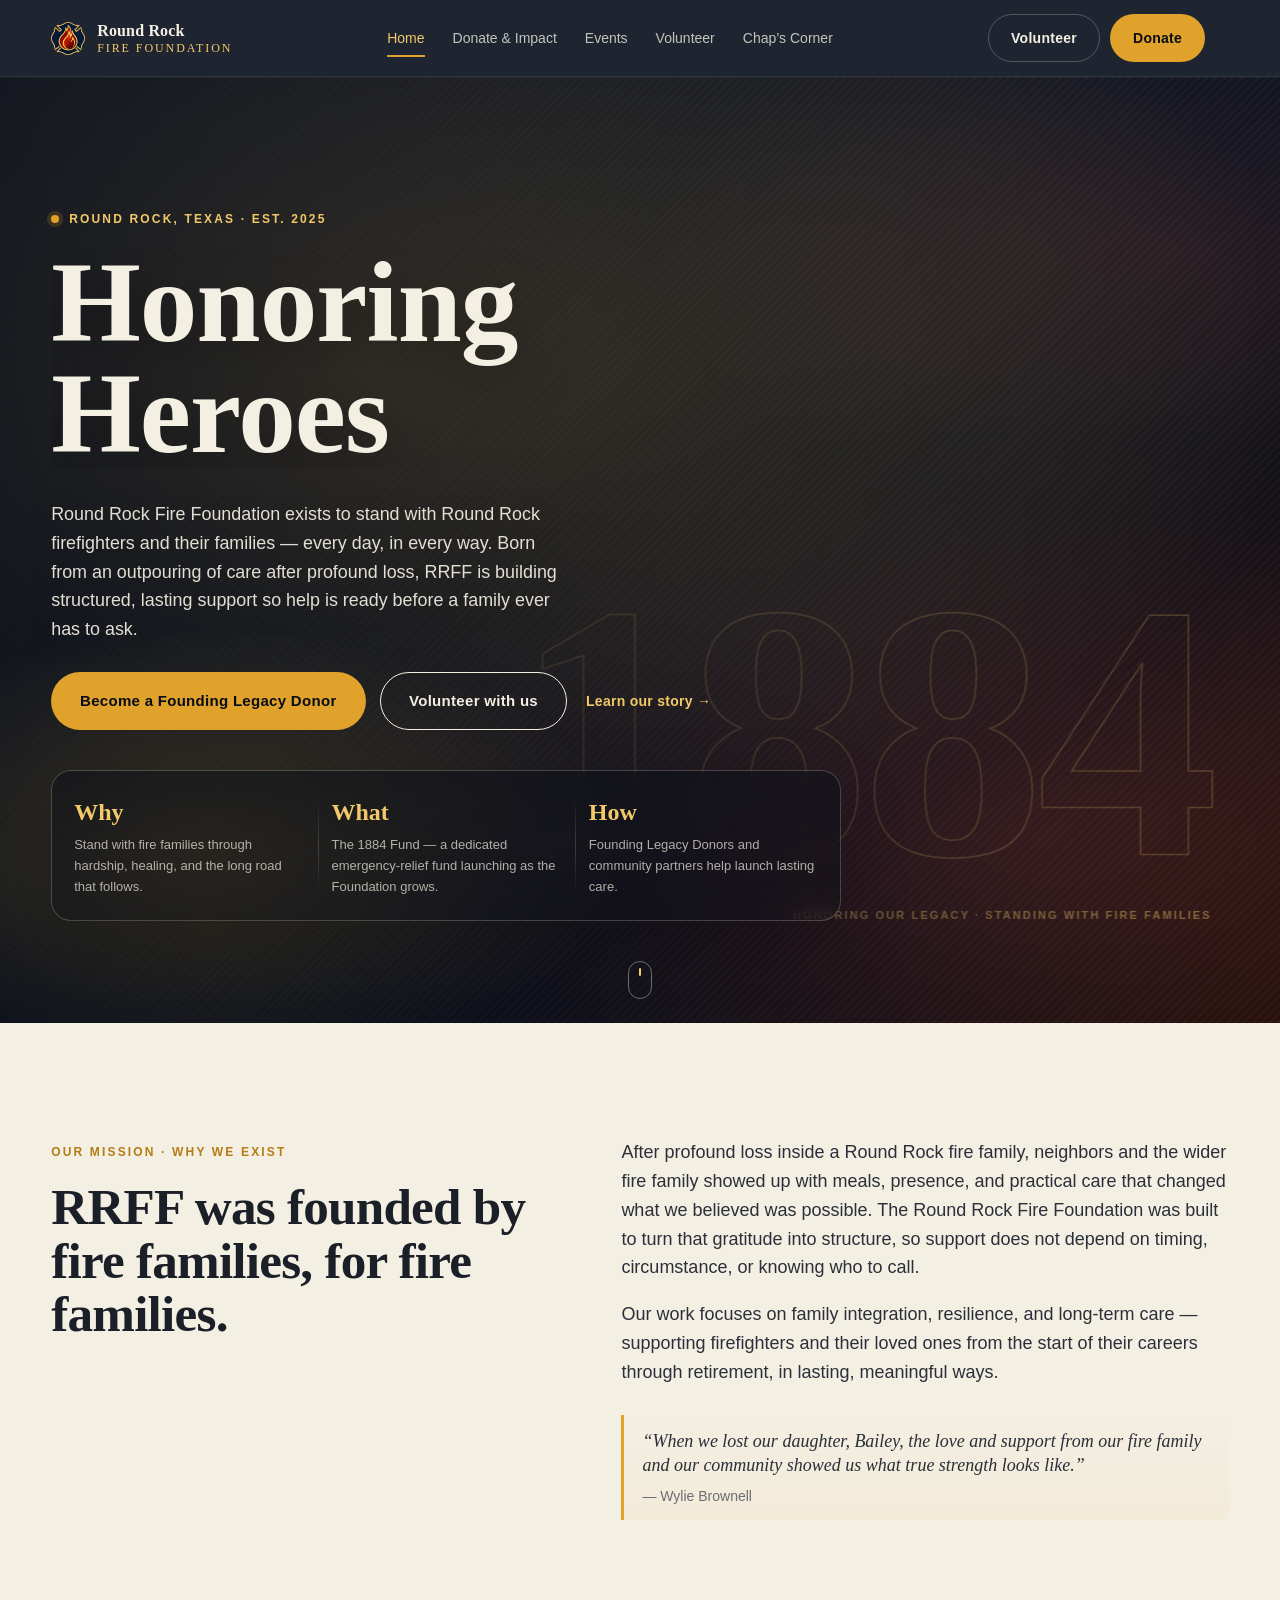
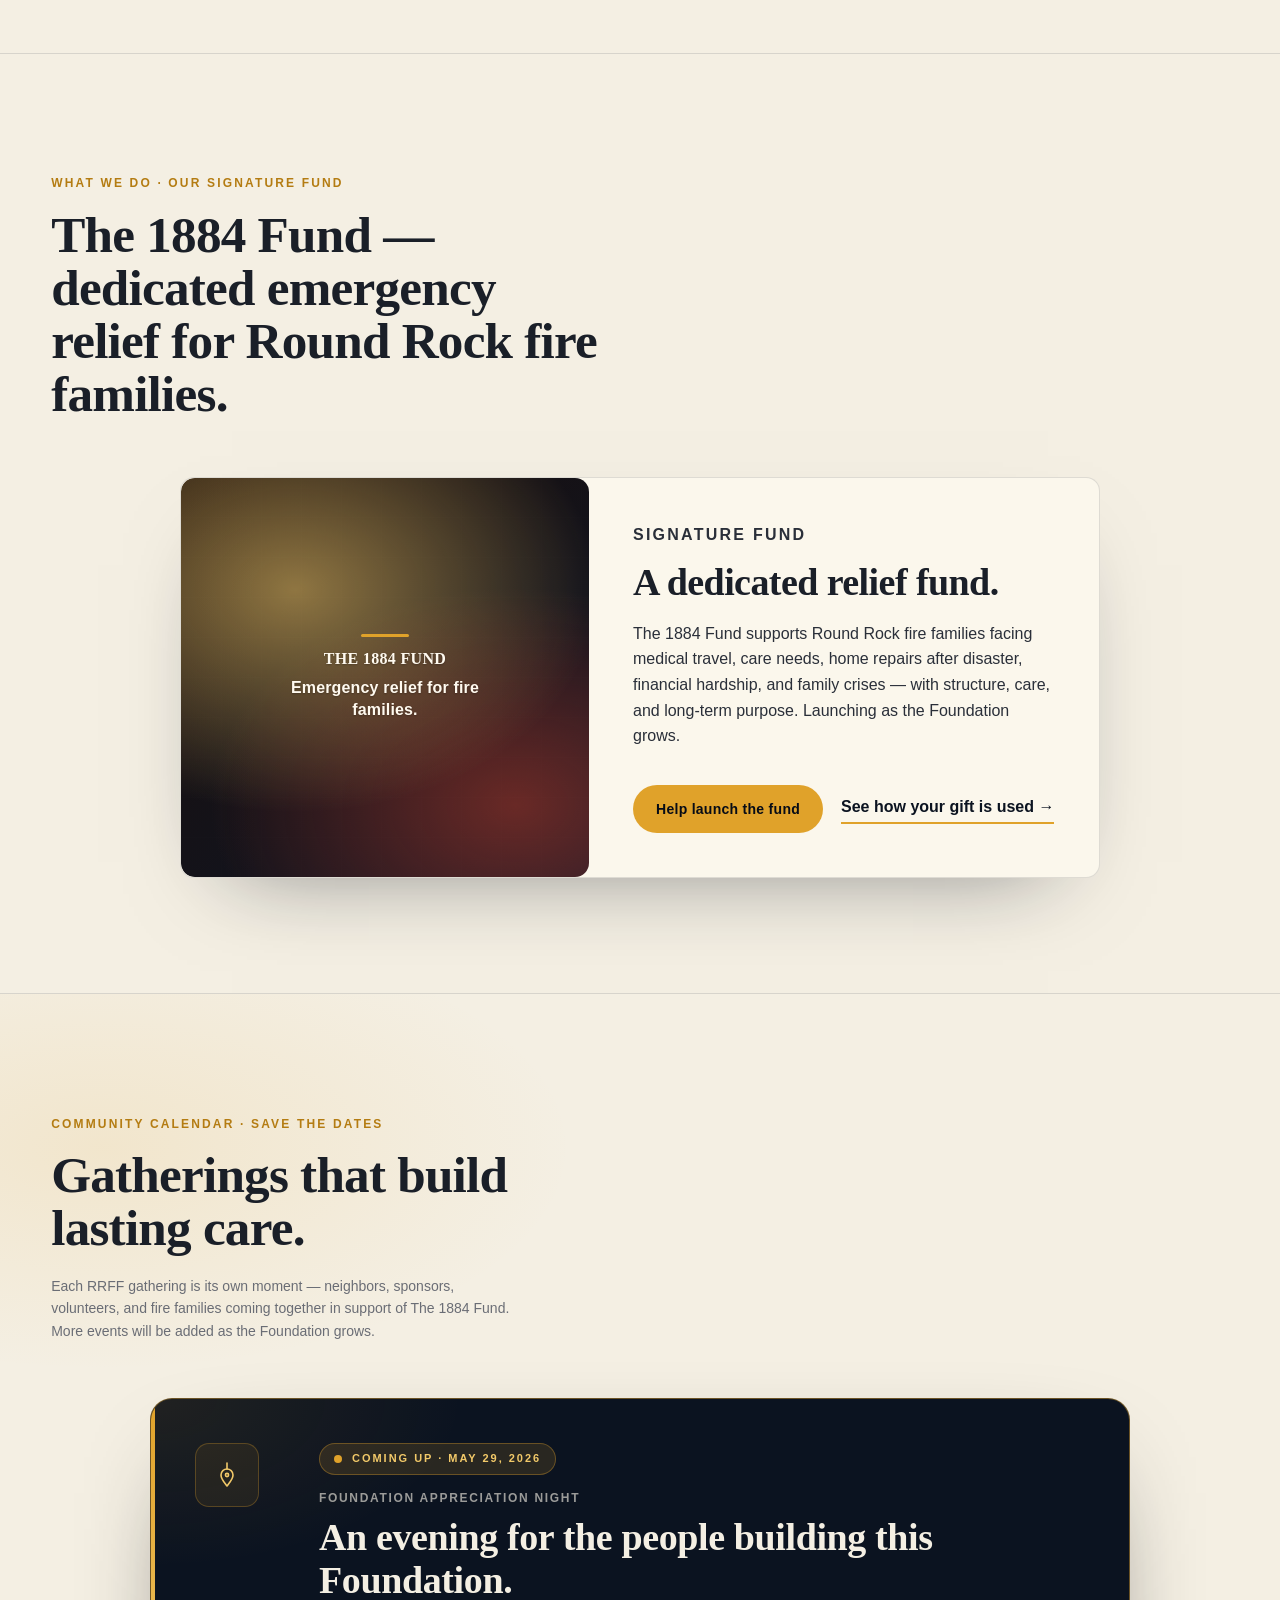
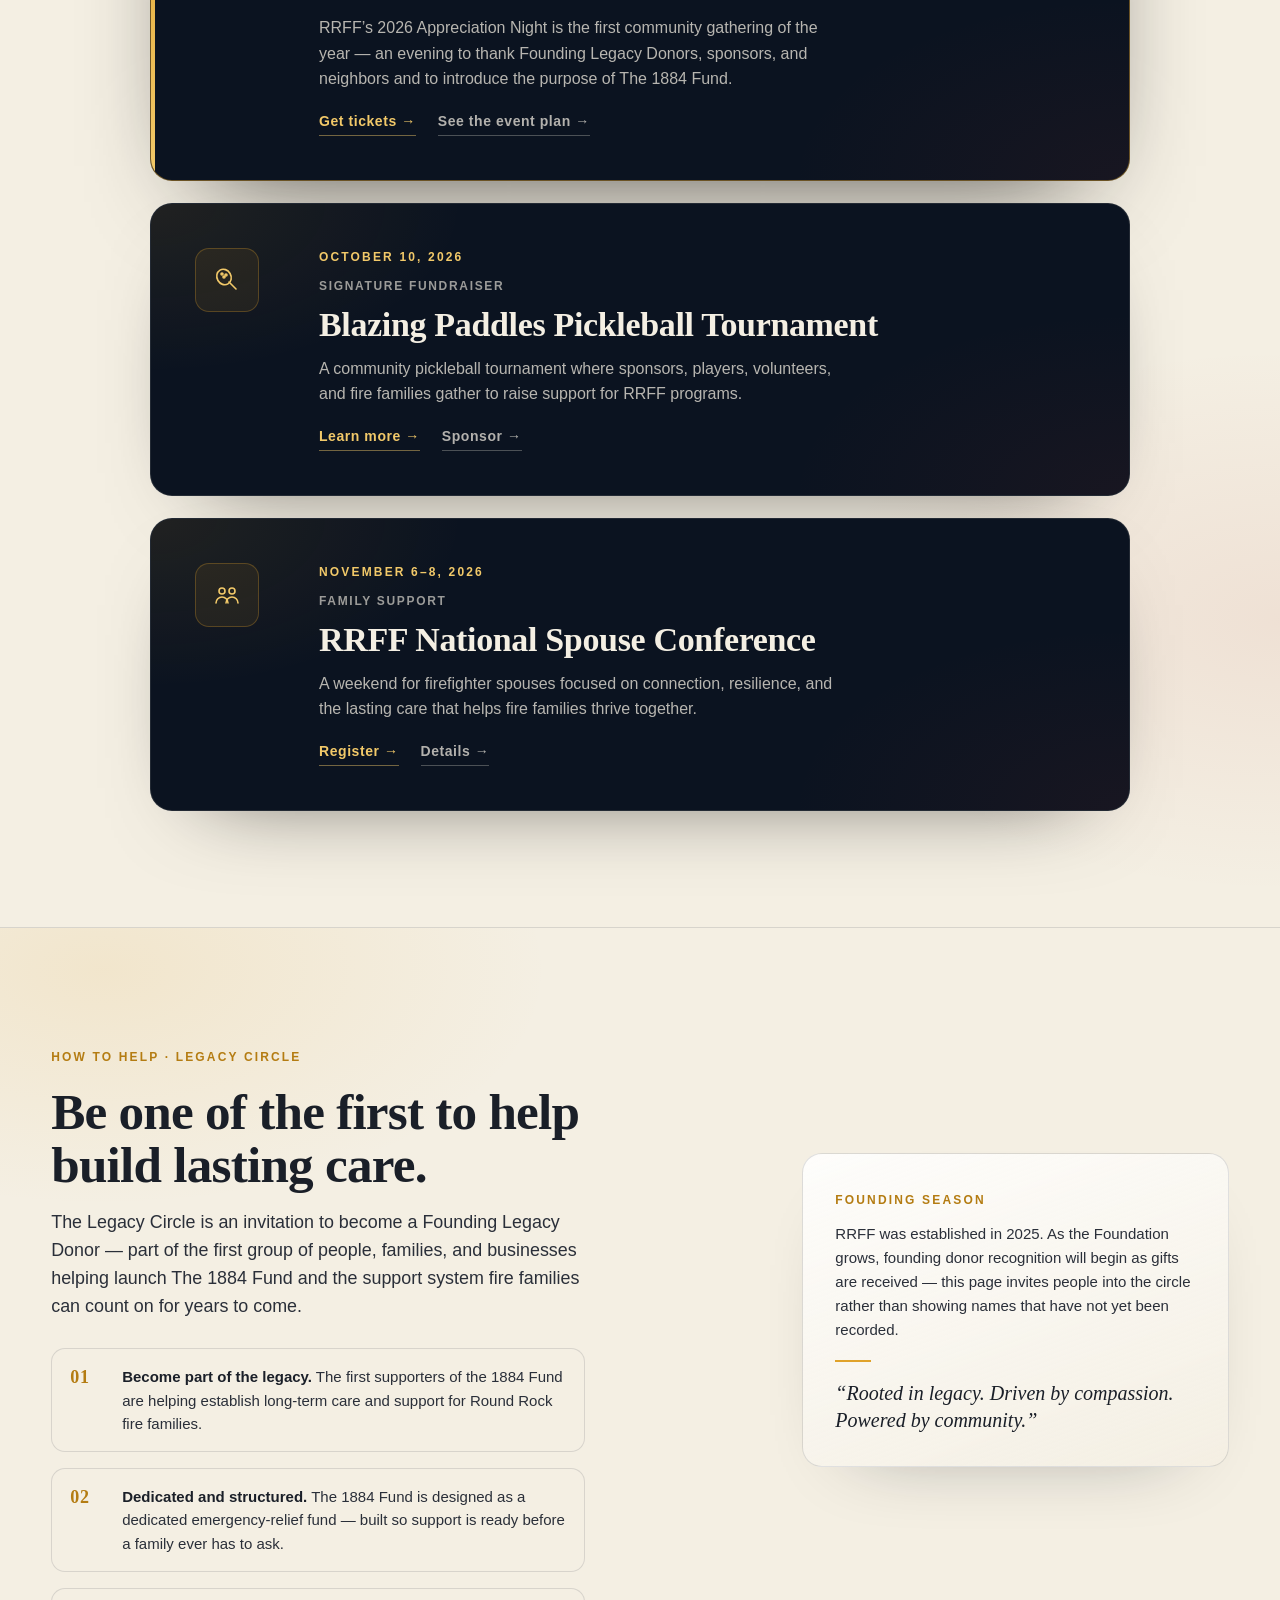
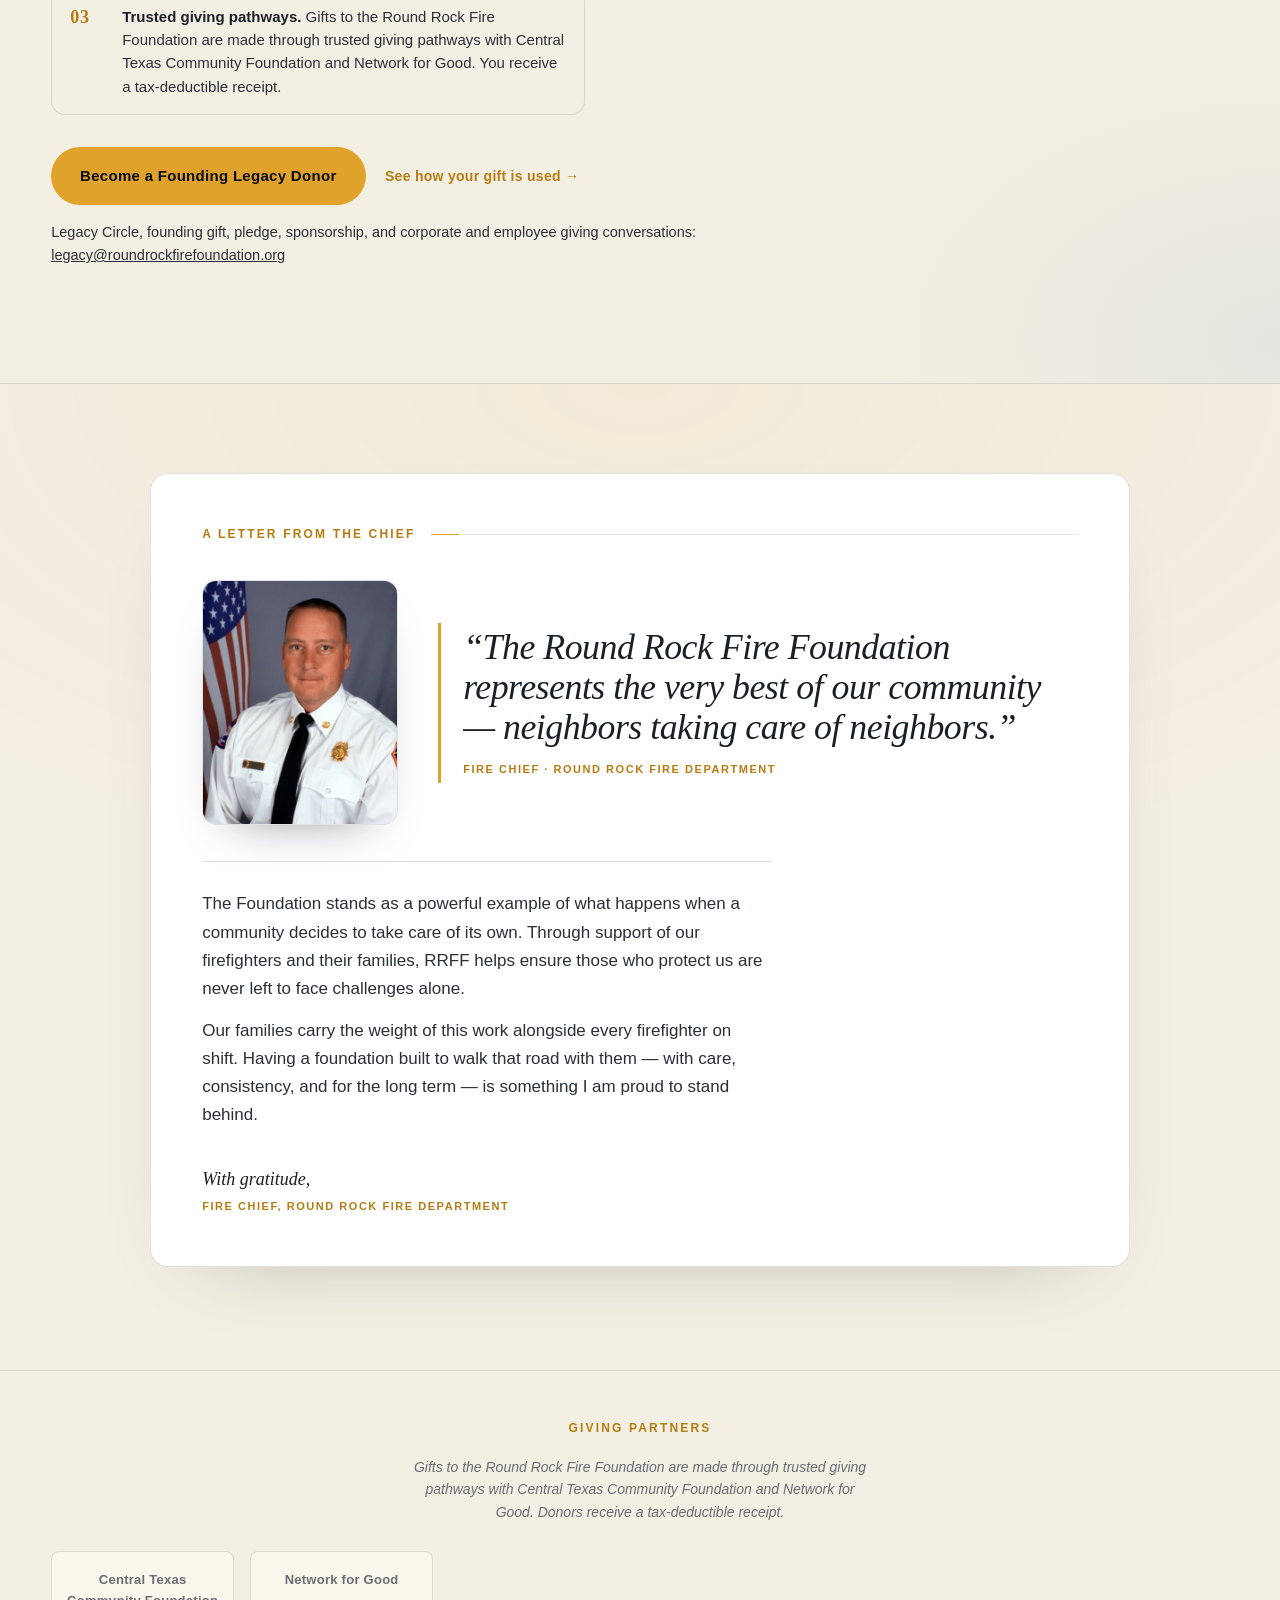
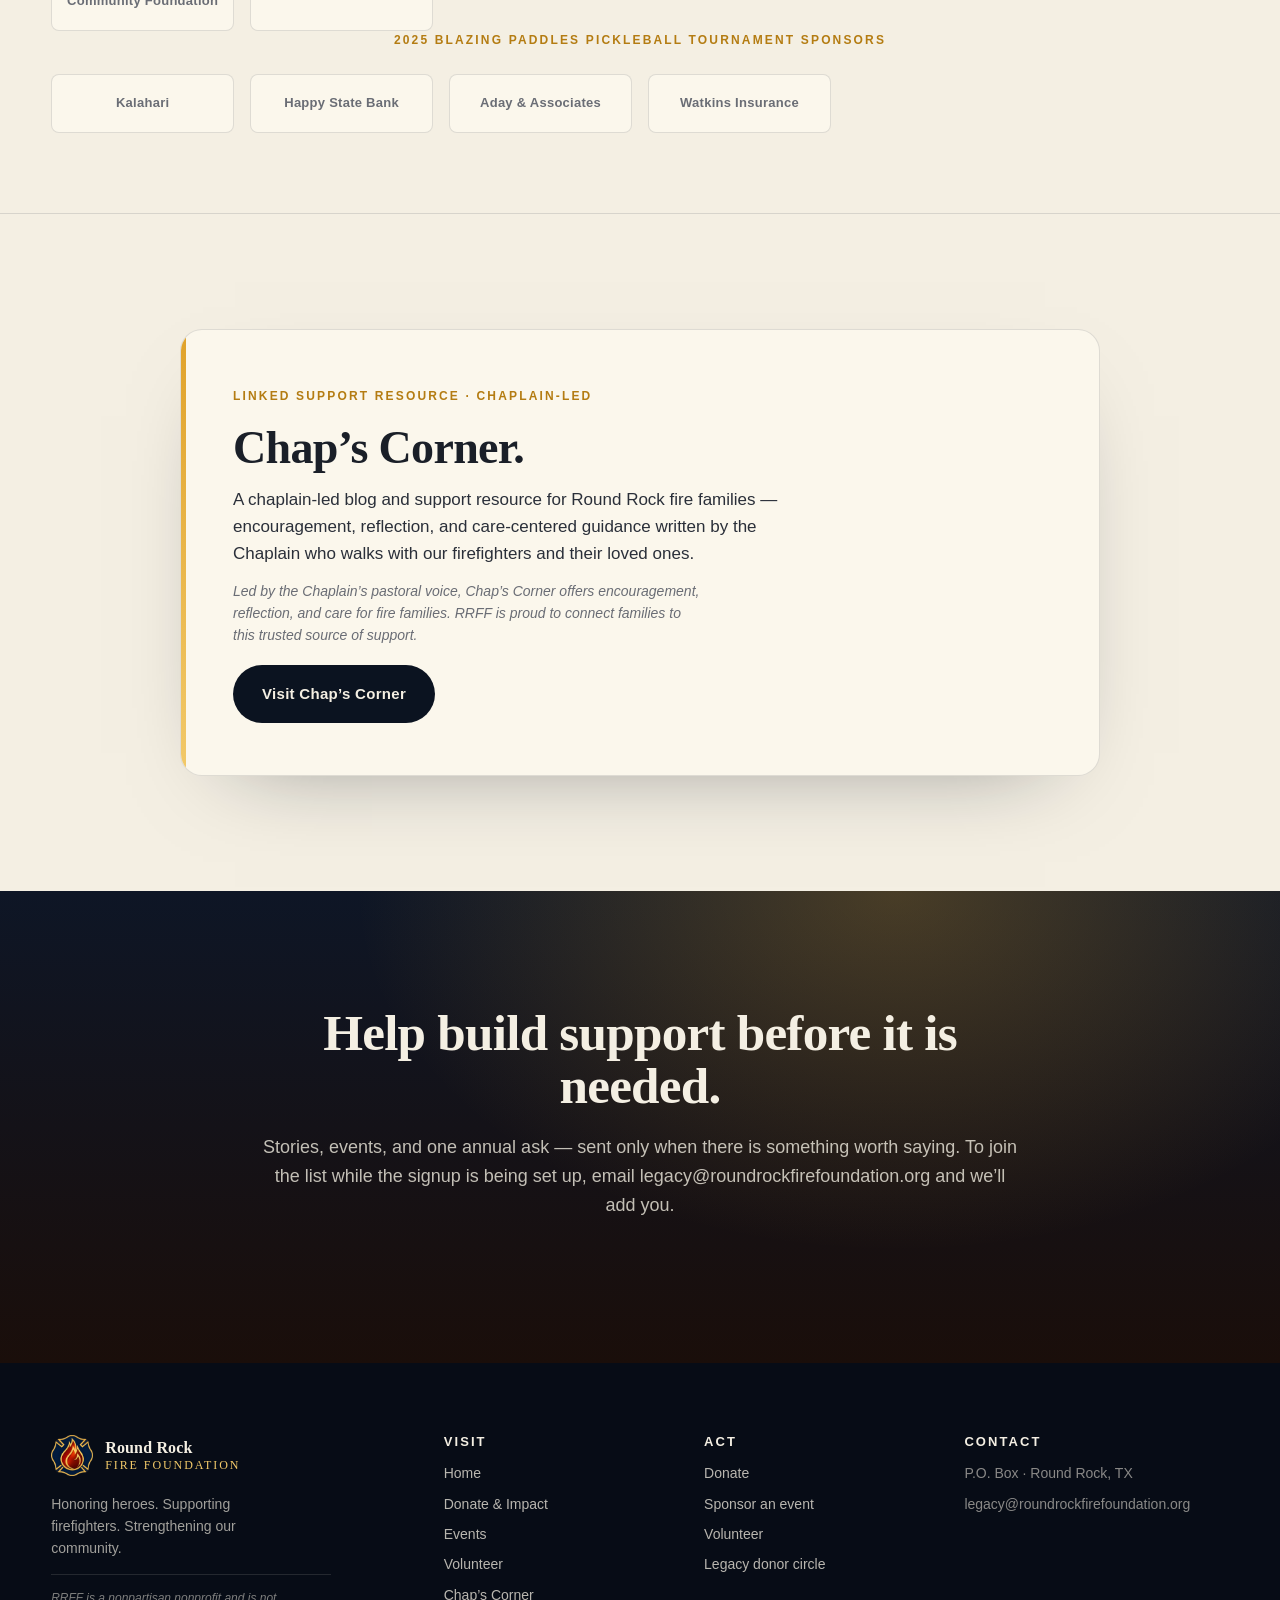
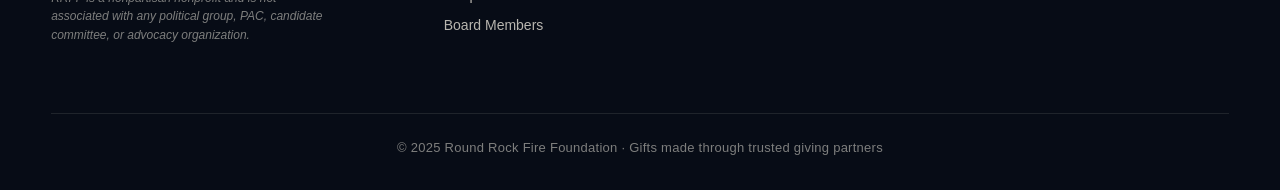
<file: index.html>
<!doctype html>
<html lang="en">
<head>
<meta name="robots" content="noindex, nofollow" />

<meta charset="utf-8" />
<meta name="viewport" content="width=device-width,initial-scale=1" />
<title>Round Rock Fire Foundation — 1884 Fund</title>
<meta name="description" content="Round Rock Fire Foundation — concept mockup. Honoring heroes. Supporting firefighters. Strengthening our community." />
<link rel="preconnect" href="https://api.fontshare.com" crossorigin />
<link rel="stylesheet" href="https://api.fontshare.com/v2/css?f[]=satoshi@500,700,400,900&f[]=zodiak@700,500&display=swap" />
<link rel="stylesheet" href="css/base.css" />
<link rel="stylesheet" href="css/site.css" />
</head>
<body data-route="home">

<!-- Concept switcher / nav -->
<header class="topbar" role="banner">
  <a class="logo" href="index.html" aria-label="Round Rock Fire Foundation home">
    <img class="logo-icon" src="assets/rrff-icon.png" alt="Round Rock Fire Foundation" />
    <span class="logo-word">Round Rock <em>Fire Foundation</em></span>
  </a>

  <nav class="primary-nav" aria-label="Primary">
    <a href="index.html" class="is-active">Home</a>
    <a href="donate.html">Donate &amp; Impact</a>
    <a href="events.html">Events</a>
    <a href="https://www.roundrockfirefoundation.org/get-involved">Volunteer</a>
    <a href="https://www.roundrockfirefoundation.org/firechaplain">Chap’s Corner</a>
  </nav>

  <div class="top-cta">
    <a class="btn btn-ghost" href="https://www.roundrockfirefoundation.org/get-involved">Volunteer</a>
    <a class="btn btn-gold" href="https://ctxcf.networkforgood.com/projects/252774-the-round-rock-fire-foundation" target="_blank" rel="noopener">Donate</a>
  </div>

  <button class="menu-toggle" aria-expanded="false" aria-controls="primary-nav" aria-label="Open menu">
    <span></span><span></span><span></span>
  </button>
</header>

<main>
<!-- HERO -->
<section class="hero">
  <div class="hero-media" aria-hidden="true">
    <div class="hero-texture">
      <span class="hero-mark" aria-hidden="true">1884</span>
      <span class="hero-mark-sub" aria-hidden="true">Honoring our legacy · Standing with fire families</span>
    </div>
    <div class="hero-scrim"></div>
    <div class="hero-glow"></div>
  </div>

  <div class="hero-inner">
    <p class="eyebrow"><span class="dot"></span>Round Rock, Texas · Est. 2025</p>
    <h1 class="display hero-title">Honoring Heroes</h1>
    <p class="lede">
      Round Rock Fire Foundation exists to stand with Round Rock firefighters and their families — every day, in every way. Born from an outpouring of care after profound loss, RRFF is building structured, lasting support so help is ready before a family ever has to ask.
    </p>
    <div class="hero-actions">
      <a class="btn btn-gold btn-lg" href="https://ctxcf.networkforgood.com/projects/252774-the-round-rock-fire-foundation" target="_blank" rel="noopener">Become a Founding Legacy Donor</a>
      <a class="btn btn-outline btn-lg" href="https://www.roundrockfirefoundation.org/get-involved">Volunteer with us</a>
      <a class="btn btn-text" href="#mission">Learn our story →</a>
    </div>

    <ul class="hero-meta" aria-label="What RRFF is building">
      <li><strong>Why</strong><span>Stand with fire families through hardship, healing, and the long road that follows.</span></li>
      <li><strong>What</strong><span>The 1884 Fund — a dedicated emergency-relief fund launching as the Foundation grows.</span></li>
      <li><strong>How</strong><span>Founding Legacy Donors and community partners help launch lasting care.</span></li>
    </ul>
  </div>

  <a class="scroll-cue" href="#mission" aria-label="Scroll to mission">
    <span></span>
  </a>
</section>

<!-- MISSION -->
<section id="mission" class="band band-cream">
  <div class="grid-2">
    <div>
      <p class="eyebrow eyebrow-dark">Our mission · Why we exist</p>
      <h2 class="h-display">RRFF was founded by fire families, for fire families.</h2>
    </div>
    <div class="mission-body">
      <p>
        After profound loss inside a Round Rock fire family, neighbors and the wider fire family showed up with meals, presence, and practical care that changed what we believed was possible. The Round Rock Fire Foundation was built to turn that gratitude into structure, so support does not depend on timing, circumstance, or knowing who to call.
      </p>
      <p>
        Our work focuses on family integration, resilience, and long-term care — supporting firefighters and their loved ones from the start of their careers through retirement, in lasting, meaningful ways.
      </p>
      <p class="pullquote">
        “When we lost our daughter, Bailey, the love and support from our fire family and our community showed us what true strength looks like.”
        <cite>— Wylie Brownell</cite>
      </p>
    </div>
  </div>
</section>

<!-- PROGRAMS — The 1884 Fund as its own prominent feature box -->
<section id="programs" class="band band-cream">
  <div class="band-head">
    <p class="eyebrow eyebrow-dark">What we do · Our signature fund</p>
    <h2 class="h-display">The 1884 Fund — dedicated emergency relief for Round Rock fire families.</h2>
  </div>

  <div class="program-grid program-grid-solo">
    <article class="program-card program-card-feature">
      <div class="brand-panel" role="img" aria-label="The 1884 Fund — emergency relief for fire families">
        <div class="brand-panel-inner">
          <span class="brand-panel-rule" aria-hidden="true"></span>
          <p class="brand-panel-title">The 1884 Fund</p>
          <p class="brand-panel-sub">Emergency relief for fire families.</p>
        </div>
      </div>
      <div class="program-body">
        <p class="program-tag">Signature fund</p>
        <h3>A dedicated relief fund.</h3>
        <p>The 1884 Fund supports Round Rock fire families facing medical travel, care needs, home repairs after disaster, financial hardship, and family crises — with structure, care, and long-term purpose. Launching as the Foundation grows.</p>
        <div class="program-actions">
          <a class="btn btn-gold" href="https://ctxcf.networkforgood.com/projects/252774-the-round-rock-fire-foundation" target="_blank" rel="noopener">Help launch the fund</a>
          <a class="link-arrow" href="donate.html">See how your gift is used →</a>
        </div>
      </div>
    </article>
  </div>
</section>

<!-- JOIN COMMUNITY / EVENTS — Stacked dark Kimi cards on cream -->
<section id="join-community" class="band band-cream join-community-band">
  <div class="band-head">
    <p class="eyebrow eyebrow-dark">Community calendar · Save the dates</p>
    <h2 class="h-display">Gatherings that build lasting care.</h2>
    <p class="band-sub">Each RRFF gathering is its own moment — neighbors, sponsors, volunteers, and fire families coming together in support of The 1884 Fund. More events will be added as the Foundation grows.</p>
  </div>

  <div class="kimi-card-stack">

    <!-- May 29, 2026 — Foundation Appreciation Night (spotlight) -->
    <article class="kimi-card kimi-card-spotlight">
      <div class="kimi-card-icon" aria-hidden="true">
        <svg viewBox="0 0 32 32" fill="none" stroke="currentColor" stroke-width="1.6" stroke-linecap="round" stroke-linejoin="round">
          <path d="M16 4v6" />
          <path d="M16 10c-3 0-6 2.2-6 6 0 4 3 7 6 11 3-4 6-7 6-11 0-3.8-3-6-6-6z" />
          <circle cx="16" cy="16" r="1.6" />
        </svg>
      </div>
      <div class="kimi-card-body">
        <div class="kimi-card-flag">
          <span class="kimi-card-pulse" aria-hidden="true"></span>
          <span>Coming up · May 29, 2026</span>
        </div>
        <p class="kimi-card-eyebrow">Foundation Appreciation Night</p>
        <h3 class="kimi-card-title">An evening for the people building this Foundation.</h3>
        <p class="kimi-card-text">RRFF’s 2026 Appreciation Night is the first community gathering of the year — an evening to thank Founding Legacy Donors, sponsors, and neighbors and to introduce the purpose of The 1884 Fund.</p>
        <div class="kimi-card-actions">
          <a class="kimi-card-link" href="https://mlb.tickets.com/?orgId=58189&amp;agency=MILB_MPV&amp;eventId=27339" target="_blank" rel="noopener">Get tickets →</a>
          <a class="kimi-card-link kimi-card-link-muted" href="https://blazing-paddles-2026.github.io/FoundationNight2026/?v=0e362d9" target="_blank" rel="noopener">See the event plan →</a>
        </div>
      </div>
    </article>

    <!-- Oct 10, 2026 — Blazing Paddles Pickleball Tournament -->
    <article class="kimi-card">
      <div class="kimi-card-icon" aria-hidden="true">
        <svg viewBox="0 0 32 32" fill="none" stroke="currentColor" stroke-width="1.6" stroke-linecap="round" stroke-linejoin="round">
          <ellipse cx="13" cy="13" rx="7" ry="8" transform="rotate(-30 13 13)" />
          <path d="M18 18l7 7" />
          <circle cx="13" cy="13" r="1" />
          <circle cx="11" cy="10" r="1" />
          <circle cx="15" cy="11" r="1" />
        </svg>
      </div>
      <div class="kimi-card-body">
        <p class="kimi-card-date">October 10, 2026</p>
        <p class="kimi-card-eyebrow">Signature fundraiser</p>
        <h3 class="kimi-card-title">Blazing Paddles Pickleball Tournament</h3>
        <p class="kimi-card-text">A community pickleball tournament where sponsors, players, volunteers, and fire families gather to raise support for RRFF programs.</p>
        <div class="kimi-card-actions">
          <a class="kimi-card-link" href="https://pickleball.roundrockfirefoundation.org/" target="_blank" rel="noopener">Learn more →</a>
          <a class="kimi-card-link kimi-card-link-muted" href="https://pickleball.roundrockfirefoundation.org/" target="_blank" rel="noopener">Sponsor →</a>
        </div>
      </div>
    </article>

    <!-- Nov 6–8, 2026 — RRFF National Spouse Conference -->
    <article class="kimi-card">
      <div class="kimi-card-icon" aria-hidden="true">
        <svg viewBox="0 0 32 32" fill="none" stroke="currentColor" stroke-width="1.6" stroke-linecap="round" stroke-linejoin="round">
          <circle cx="11" cy="12" r="3" />
          <circle cx="21" cy="12" r="3" />
          <path d="M5 24c0-3.3 2.7-6 6-6s6 2.7 6 6" />
          <path d="M15 24c0-3.3 2.7-6 6-6s6 2.7 6 6" />
        </svg>
      </div>
      <div class="kimi-card-body">
        <p class="kimi-card-date">November 6–8, 2026</p>
        <p class="kimi-card-eyebrow">Family support</p>
        <h3 class="kimi-card-title">RRFF National Spouse Conference</h3>
        <p class="kimi-card-text">A weekend for firefighter spouses focused on connection, resilience, and the lasting care that helps fire families thrive together.</p>
        <div class="kimi-card-actions">
          <a class="kimi-card-link" href="https://forms.gle/VUuMEssGe3cqP4Ge8" target="_blank" rel="noopener">Register →</a>
          <a class="kimi-card-link kimi-card-link-muted" href="https://spouseconference.roundrockfirefoundation.org/" target="_blank" rel="noopener">Details →</a>
        </div>
      </div>
    </article>

  </div>
</section>

<!-- LEGACY CIRCLE -->
<section id="legacy-circle" class="band band-cream legacy-band">
  <div class="legacy-grid">
    <div class="legacy-body">
      <p class="eyebrow eyebrow-dark">How to help · Legacy Circle</p>
      <h2 class="h-display">Be one of the first to help build lasting care.</h2>
      <p class="legacy-lede">
        The Legacy Circle is an invitation to become a Founding Legacy Donor — part of the first group of people, families, and businesses helping launch The 1884 Fund and the support system fire families can count on for years to come.
      </p>
      <ul class="legacy-points">
        <li><span class="legacy-mark">01</span><div><strong>Become part of the legacy.</strong> The first supporters of the 1884 Fund are helping establish long-term care and support for Round Rock fire families.</div></li>
        <li><span class="legacy-mark">02</span><div><strong>Dedicated and structured.</strong> The 1884 Fund is designed as a dedicated emergency-relief fund — built so support is ready before a family ever has to ask.</div></li>
        <li><span class="legacy-mark">03</span><div><strong>Trusted giving pathways.</strong> Gifts to the Round Rock Fire Foundation are made through trusted giving pathways with Central Texas Community Foundation and Network for Good. You receive a tax-deductible receipt.</div></li>
      </ul>
      <div class="legacy-actions">
        <a class="btn btn-gold btn-lg" href="https://ctxcf.networkforgood.com/projects/252774-the-round-rock-fire-foundation" target="_blank" rel="noopener">Become a Founding Legacy Donor</a>
        <a class="btn btn-text" href="donate.html">See how your gift is used →</a>
      </div>
      <p class="legacy-contact">Legacy Circle, founding gift, pledge, sponsorship, and corporate and employee giving conversations: <a href="mailto:legacy@roundrockfirefoundation.org">legacy@roundrockfirefoundation.org</a></p>
    </div>
    <aside class="legacy-aside">
      <div class="legacy-card">
        <p class="eyebrow eyebrow-dark">Founding season</p>
        <p class="legacy-card-lede">RRFF was established in 2025. As the Foundation grows, founding donor recognition will begin as gifts are received — this page invites people into the circle rather than showing names that have not yet been recorded.</p>
        <p class="legacy-card-rule" aria-hidden="true"></p>
        <p class="legacy-card-pledge">
          “Rooted in legacy. Driven by compassion. Powered by community.”
        </p>
      </div>
    </aside>
  </div>
</section>

<!-- CHIEF LETTER -->
<section id="chief-letter" class="band band-cream chief-letter-band chief-editorial">
  <article class="chief-editorial-card">
    <header class="chief-editorial-head">
      <p class="eyebrow eyebrow-dark">A letter from the Chief</p>
      <span class="chief-editorial-rule" aria-hidden="true"></span>
    </header>

    <div class="chief-editorial-lead">
      <figure class="chief-portrait">
        <img class="chief-portrait-img" src="assets/chief-photo-approved.jpg" alt="Fire Chief, Round Rock Fire Department" />
      </figure>
      <blockquote class="chief-quote">
        <p>“The Round Rock Fire Foundation represents the very best of our community — neighbors taking care of neighbors.”</p>
        <figcaption class="chief-attribution">Fire Chief · Round Rock Fire Department</figcaption>
      </blockquote>
    </div>

    <div class="chief-editorial-body">
      <p>
        The Foundation stands as a powerful example of what happens when a community decides to take care of its own. Through support of our firefighters and their families, RRFF helps ensure those who protect us are never left to face challenges alone.
      </p>
      <p>
        Our families carry the weight of this work alongside every firefighter on shift. Having a foundation built to walk that road with them — with care, consistency, and for the long term — is something I am proud to stand behind.
      </p>
    </div>

    <p class="chief-editorial-sign">With gratitude, <span>Fire Chief, Round Rock Fire Department</span></p>
  </article>
</section>

<!-- PARTNERS -->
<section class="band band-cream partners-band">
  <p class="eyebrow eyebrow-dark center">Giving partners</p>
  <p class="partners-note center">Gifts to the Round Rock Fire Foundation are made through trusted giving pathways with Central Texas Community Foundation and Network for Good. Donors receive a tax-deductible receipt.</p>
  <div class="partners-row">
    <div class="partner-logo">Central Texas Community Foundation</div>
    <div class="partner-logo">Network for Good</div>
  </div>
  <p class="eyebrow eyebrow-dark center">2025 Blazing Paddles Pickleball Tournament sponsors</p>
  <div class="partners-row">
    <div class="partner-logo">Kalahari</div>
    <div class="partner-logo">Happy State Bank</div>
    <div class="partner-logo">Aday &amp; Associates</div>
    <div class="partner-logo">Watkins Insurance</div>
  </div>
</section>

<!-- CHAP'S CORNER — dedicated support-resource box near bottom -->
<section id="chaps-corner" class="band band-cream chaps-corner-band">
  <article class="chaps-corner-card">
    <div class="chaps-corner-body">
      <p class="eyebrow eyebrow-dark">Linked support resource · Chaplain-led</p>
      <h2 class="h-display">Chap’s Corner.</h2>
      <p class="chaps-corner-lede">A chaplain-led blog and support resource for Round Rock fire families — encouragement, reflection, and care-centered guidance written by the Chaplain who walks with our firefighters and their loved ones.</p>
      <p class="chaps-corner-note">Led by the Chaplain’s pastoral voice, Chap’s Corner offers encouragement, reflection, and care for fire families. RRFF is proud to connect families to this trusted source of support.</p>
      <div class="chaps-corner-actions">
        <a class="btn btn-dark btn-lg" href="https://www.roundrockfirefoundation.org/firechaplain">Visit Chap’s Corner</a>
      </div>
    </div>
  </article>
</section>

<!-- NEWSLETTER / CTA -->
<section id="newsletter" class="band band-fire-cta">
  <div class="cta-inner">
    <h2 class="h-display light">Help build support before it is needed.</h2>
    <p class="cta-sub">Stories, events, and one annual ask — sent only when there is something worth saying. To join the list while the signup is being set up, email <a href="mailto:legacy@roundrockfirefoundation.org">legacy@roundrockfirefoundation.org</a> and we’ll add you.</p>
  </div>
</section>

</main>

<footer class="site-footer">
  <div class="footer-grid">
    <div>
      <div class="logo logo-foot">
        <img class="logo-icon logo-icon-foot" src="assets/rrff-icon.png" alt="Round Rock Fire Foundation" />
        <span class="logo-word">Round Rock <em>Fire Foundation</em></span>
      </div>
      <p class="foot-tag">Honoring heroes. Supporting firefighters. Strengthening our community.</p>
      <p class="foot-disclaimer">RRFF is a nonpartisan nonprofit and is not associated with any political group, PAC, candidate committee, or advocacy organization.</p>
    </div>
    <div>
      <h4>Visit</h4>
      <ul class="foot-list">
        <li><a href="index.html">Home</a></li>
        <li><a href="donate.html">Donate &amp; Impact</a></li>
        <li><a href="events.html">Events</a></li>
        <li><a href="https://www.roundrockfirefoundation.org/get-involved">Volunteer</a></li>
        <li><a href="https://www.roundrockfirefoundation.org/firechaplain">Chap’s Corner</a></li>
        <li><a href="https://www.roundrockfirefoundation.org/board-members">Board Members</a></li>
      </ul>
    </div>
    <div>
      <h4>Act</h4>
      <ul class="foot-list">
        <li><a href="https://ctxcf.networkforgood.com/projects/252774-the-round-rock-fire-foundation" target="_blank" rel="noopener">Donate</a></li>
        <li><a href="events.html">Sponsor an event</a></li>
        <li><a href="https://www.roundrockfirefoundation.org/get-involved">Volunteer</a></li>
        <li><a href="donate.html">Legacy donor circle</a></li>
      </ul>
    </div>
    <div>
      <h4>Contact</h4>
      <ul class="foot-list muted">
        <li>P.O. Box · Round Rock, TX</li>
        <li><a href="mailto:legacy@roundrockfirefoundation.org">legacy@roundrockfirefoundation.org</a></li>
      </ul>
    </div>
  </div>
  <div class="foot-base">
    <span>© 2025 Round Rock Fire Foundation · Gifts made through trusted giving partners</span>
  </div>
</footer>

<script src="js/site.js"></script>
<script src="js/review-mode.js"></script>
</body>
</html>
</file>
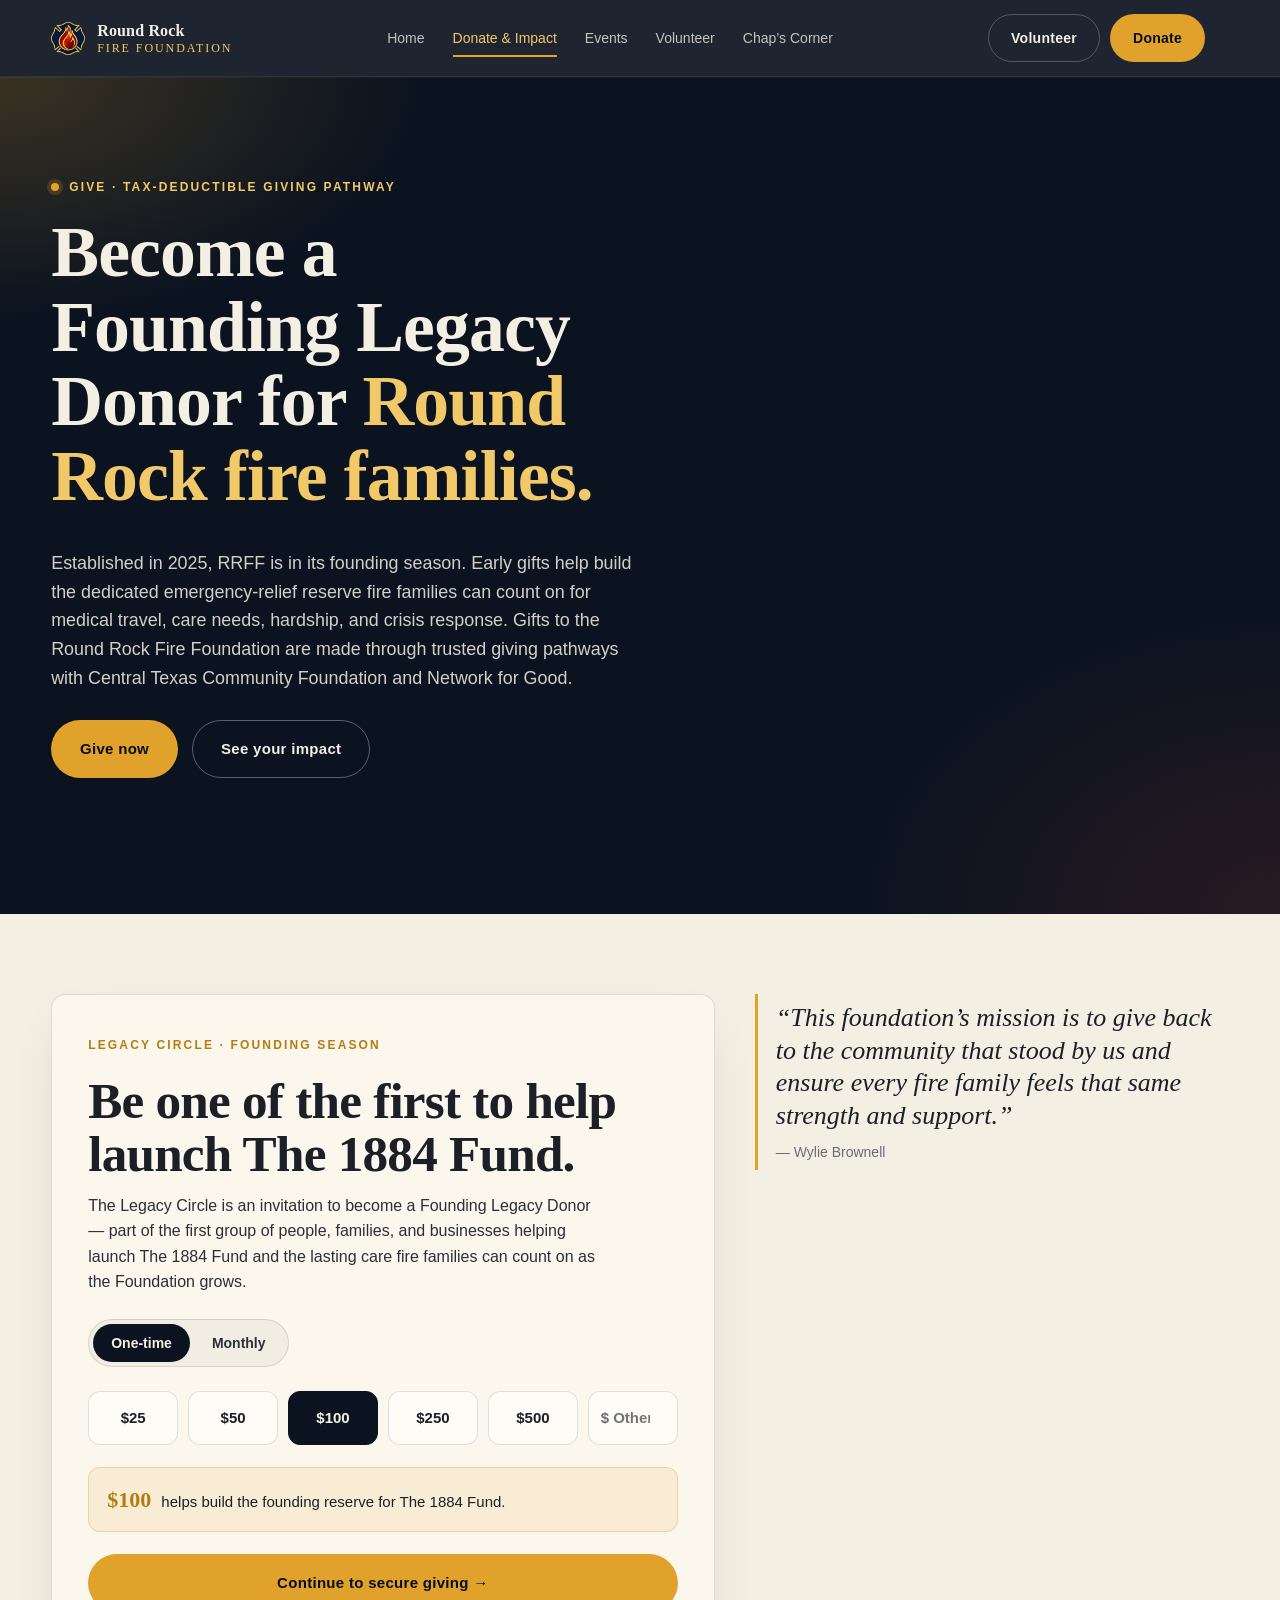
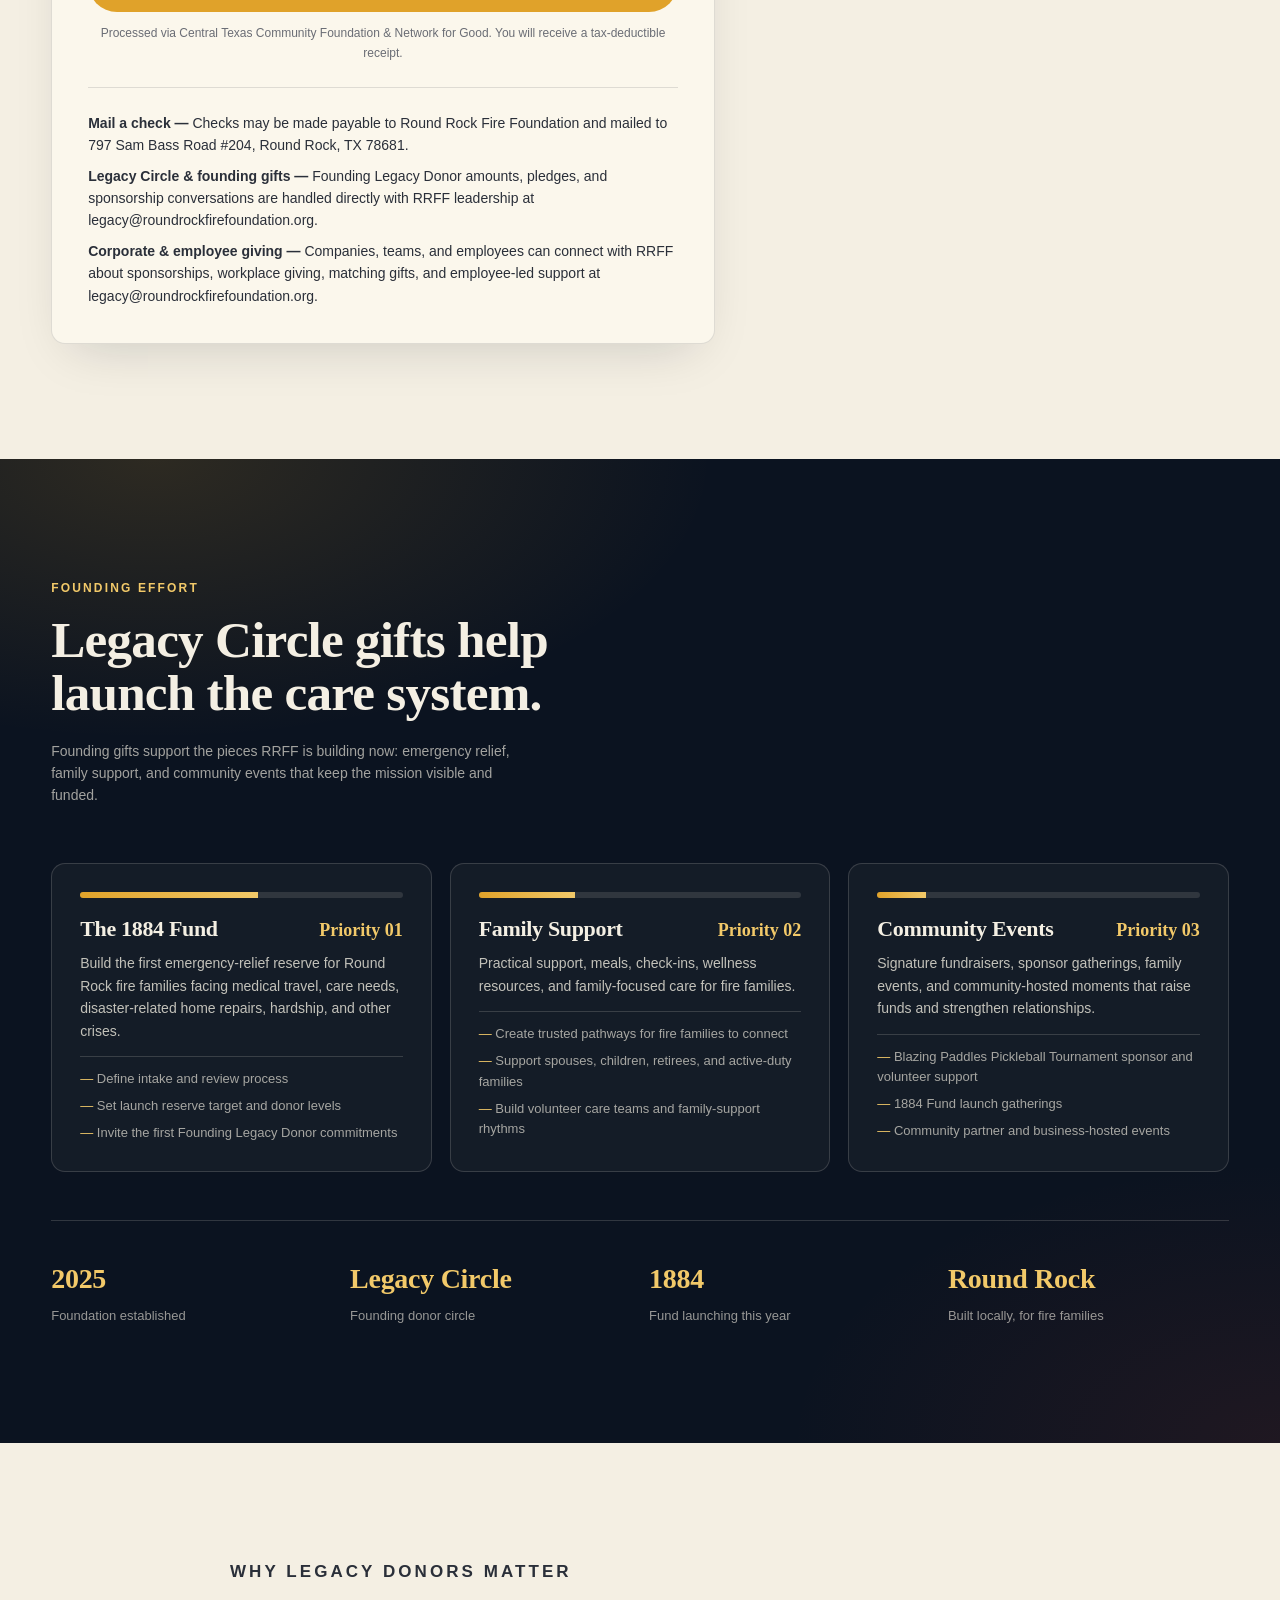
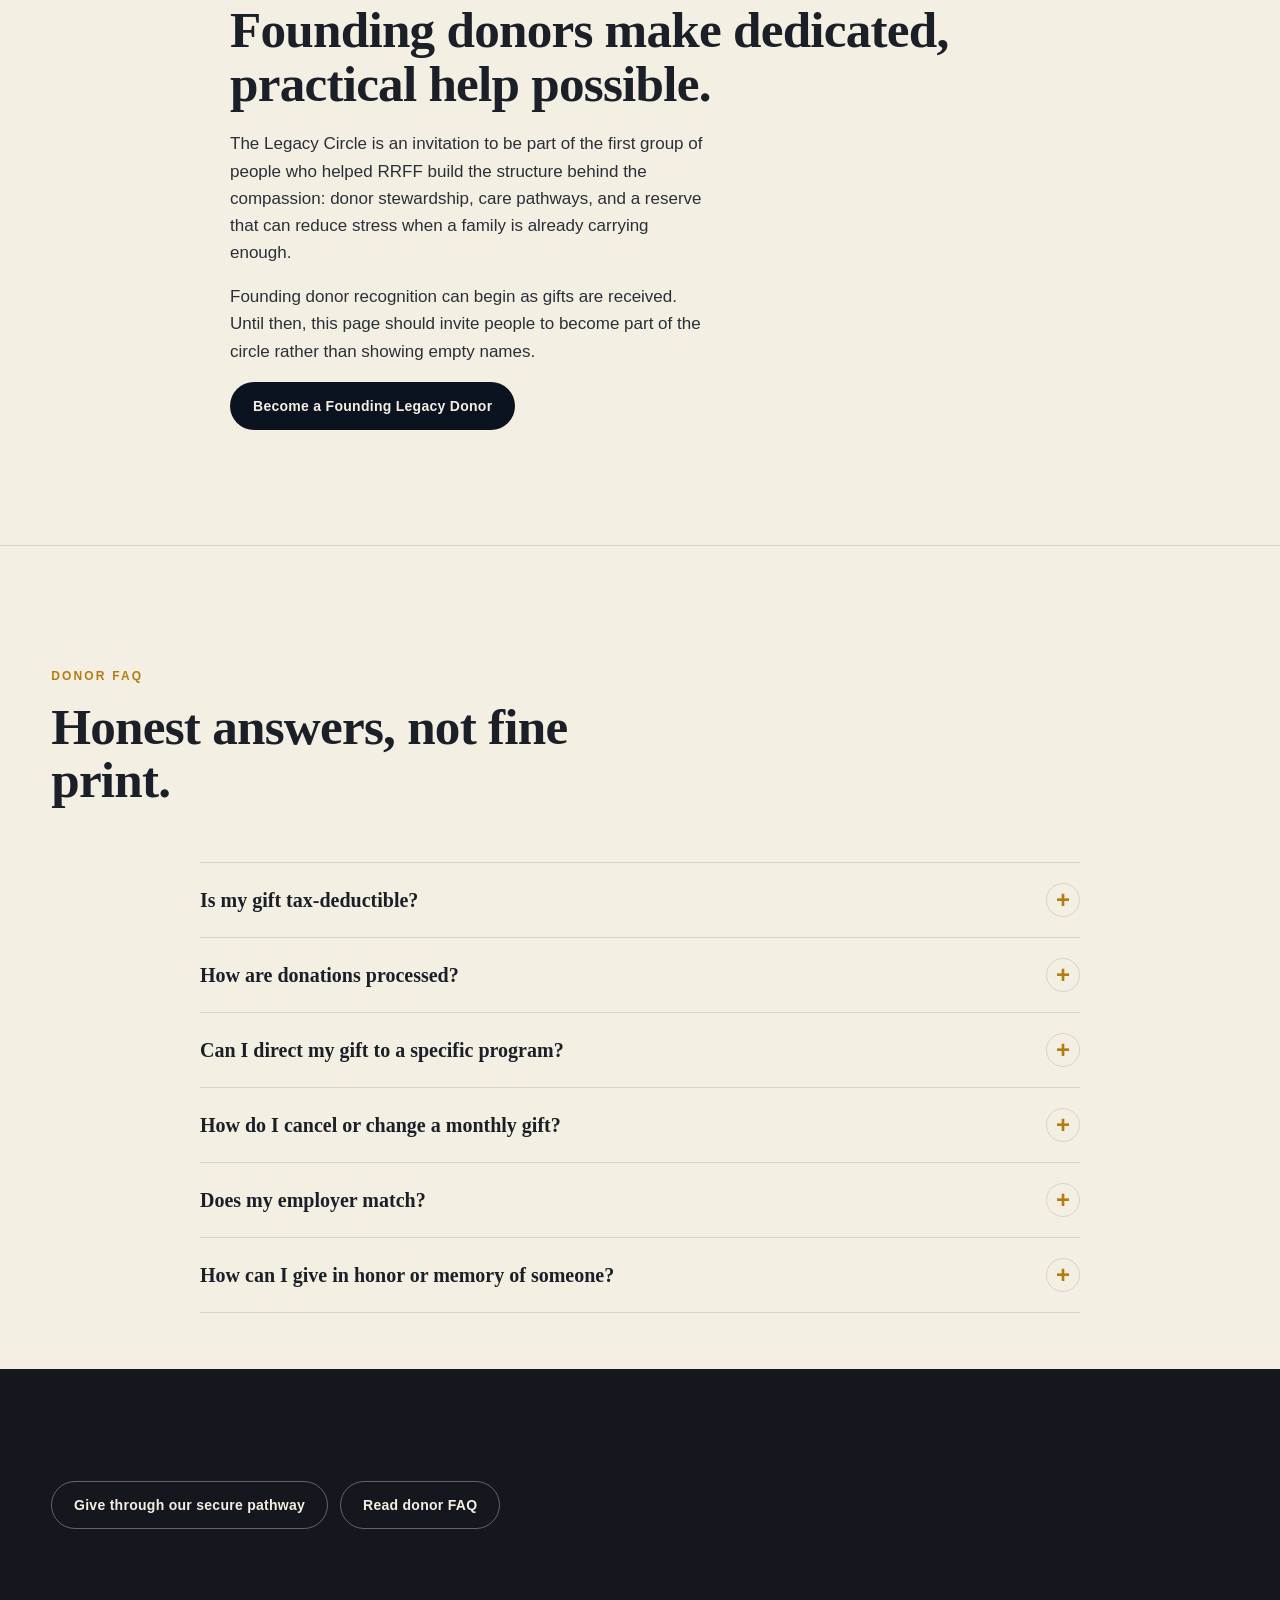
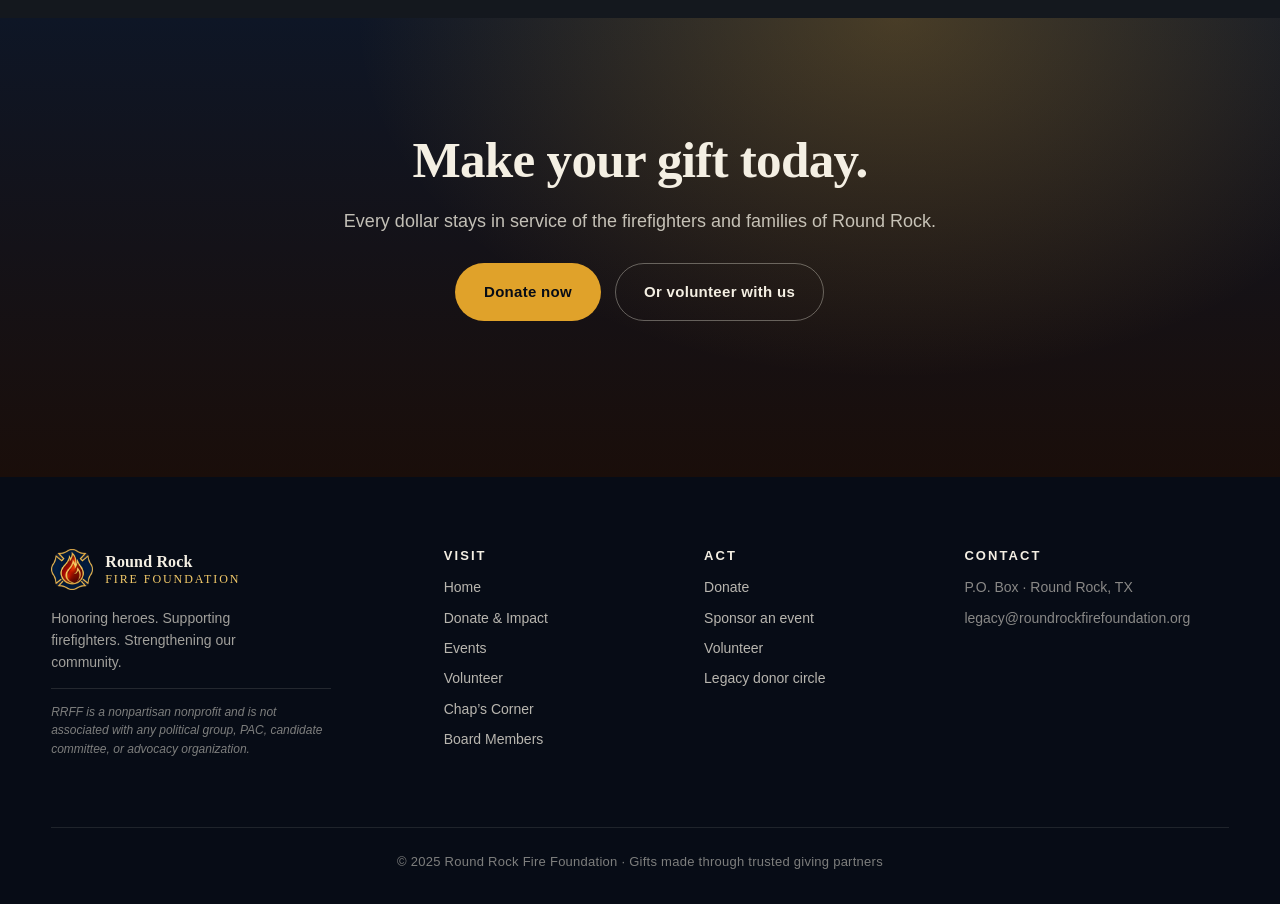
<file: donate.html>
<!doctype html>
<html lang="en">
<head>
<meta name="robots" content="noindex, nofollow" />

<meta charset="utf-8" />
<meta name="viewport" content="width=device-width,initial-scale=1" />
<title>Donate &amp; Impact — Round Rock Fire Foundation</title>
<meta name="description" content="Round Rock Fire Foundation donation and impact mockup — give, see your impact, FAQs." />
<link rel="preconnect" href="https://api.fontshare.com" crossorigin />
<link rel="stylesheet" href="https://api.fontshare.com/v2/css?f[]=satoshi@500,700,400,900&f[]=zodiak@700,500&display=swap" />
<link rel="stylesheet" href="css/base.css" />
<link rel="stylesheet" href="css/site.css" />
</head>
<body data-route="donate">

<header class="topbar" role="banner">
  <a class="logo" href="index.html" aria-label="Round Rock Fire Foundation home">
    <img class="logo-icon" src="assets/rrff-icon.png" alt="Round Rock Fire Foundation" />
    <span class="logo-word">Round Rock <em>Fire Foundation</em></span>
  </a>
  <nav class="primary-nav" aria-label="Primary">
    <a href="index.html">Home</a>
    <a href="donate.html" class="is-active">Donate &amp; Impact</a>
    <a href="events.html">Events</a>
    <a href="https://www.roundrockfirefoundation.org/get-involved">Volunteer</a>
    <a href="https://www.roundrockfirefoundation.org/firechaplain">Chap’s Corner</a>
  </nav>
  <div class="top-cta">
    <a class="btn btn-ghost" href="https://www.roundrockfirefoundation.org/get-involved">Volunteer</a>
    <a class="btn btn-gold" href="https://ctxcf.networkforgood.com/projects/252774-the-round-rock-fire-foundation" target="_blank" rel="noopener">Donate</a>
  </div>
  <button class="menu-toggle" aria-expanded="false" aria-controls="primary-nav" aria-label="Open menu">
    <span></span><span></span><span></span>
  </button>
</header>

<main>

<!-- DONATE HERO -->
<section class="page-hero page-hero-navy page-hero-solo">
  <div class="page-hero-inner">
    <p class="eyebrow eyebrow-light"><span class="dot"></span>Give · Tax-deductible giving pathway</p>
    <h1 class="display light">
      Become a Founding Legacy Donor for <span class="accent-gold">Round Rock fire families.</span>
    </h1>
    <p class="lede light">
      Established in 2025, RRFF is in its founding season. Early gifts help build the dedicated emergency-relief reserve fire families can count on for medical travel, care needs, hardship, and crisis response. Gifts to the Round Rock Fire Foundation are made through trusted giving pathways with Central Texas Community Foundation and Network for Good.
    </p>
    <div class="hero-actions">
      <a class="btn btn-gold btn-lg" href="#give">Give now</a>
      <a class="btn btn-outline-light btn-lg" href="#impact">See your impact</a>
    </div>
  </div>
</section>

<!-- GIVE BLOCK -->
<section id="give" class="band band-cream give-band">
  <div class="give-grid">
    <div class="give-form-card">
      <p class="eyebrow eyebrow-dark">Legacy Circle · Founding season</p>
      <h2 class="h-display">Be one of the first to help launch The 1884 Fund.</h2>
      <p class="donor-intro">The Legacy Circle is an invitation to become a Founding Legacy Donor — part of the first group of people, families, and businesses helping launch The 1884 Fund and the lasting care fire families can count on as the Foundation grows.</p>

      <div class="give-toggle" role="tablist" aria-label="Donation frequency">
        <button class="give-tab is-active" data-freq="one" role="tab" aria-selected="true">One-time</button>
        <button class="give-tab" data-freq="monthly" role="tab" aria-selected="false">Monthly</button>
      </div>

      <div class="give-amounts">
        <button class="amt" data-amt="25">$25</button>
        <button class="amt" data-amt="50">$50</button>
        <button class="amt is-active" data-amt="100">$100</button>
        <button class="amt" data-amt="250">$250</button>
        <button class="amt" data-amt="500">$500</button>
        <label class="amt amt-custom">
          <span>$</span>
          <input type="number" min="1" placeholder="Other" aria-label="Custom amount" />
        </label>
      </div>

      <div class="give-impact" aria-live="polite">
        <strong id="giveLine">$100</strong>
        <span id="giveCopy">helps build the founding reserve for The 1884 Fund.</span>
      </div>

      <a class="btn btn-gold btn-lg btn-block" id="giveBtn" href="https://ctxcf.networkforgood.com/projects/252774-the-round-rock-fire-foundation" target="_blank" rel="noopener">
        Continue to secure giving →
      </a>
      <p class="give-fine">
        Processed via Central Texas Community Foundation &amp; Network for Good. You will receive a tax-deductible receipt.
      </p>

      <ul class="give-ways">
        <li><strong>Mail a check —</strong> Checks may be made payable to Round Rock Fire Foundation and mailed to 797 Sam Bass Road #204, Round Rock, TX 78681.</li>
        <li><strong>Legacy Circle &amp; founding gifts —</strong> Founding Legacy Donor amounts, pledges, and sponsorship conversations are handled directly with RRFF leadership at <a href="mailto:legacy@roundrockfirefoundation.org">legacy@roundrockfirefoundation.org</a>.</li>
        <li><strong>Corporate &amp; employee giving —</strong> Companies, teams, and employees can connect with RRFF about sponsorships, workplace giving, matching gifts, and employee-led support at <a href="mailto:legacy@roundrockfirefoundation.org">legacy@roundrockfirefoundation.org</a>.</li>
      </ul>
    </div>

    <aside class="give-quote">
      <blockquote>
        “This foundation’s mission is to give back to the community that stood by us and ensure every fire family feels that same strength and support.”
        <cite>— Wylie Brownell</cite>
      </blockquote>
    </aside>
  </div>
</section>

<!-- IMPACT BREAKDOWN -->
<section id="impact" class="band band-navy">
  <div class="band-head">
    <p class="eyebrow eyebrow-light">Founding effort</p>
    <h2 class="h-display light">Legacy Circle gifts help launch the care system.</h2>
    <p class="band-sub">Founding gifts support the pieces RRFF is building now: emergency relief, family support, and community events that keep the mission visible and funded.</p>
  </div>

  <div class="alloc-grid">
    <article class="alloc-card">
      <div class="alloc-bar"><span style="width:55%"></span></div>
      <div class="alloc-head">
        <h3>The 1884 Fund</h3>
        <span class="alloc-pct">Priority 01</span>
      </div>
      <p>Build the first emergency-relief reserve for Round Rock fire families facing medical travel, care needs, disaster-related home repairs, hardship, and other crises.</p>
      <ul class="alloc-list">
        <li>Define intake and review process</li>
        <li>Set launch reserve target and donor levels</li>
        <li>Invite the first Founding Legacy Donor commitments</li>
      </ul>
    </article>

    <article class="alloc-card">
      <div class="alloc-bar"><span style="width:30%"></span></div>
      <div class="alloc-head">
        <h3>Family Support</h3>
        <span class="alloc-pct">Priority 02</span>
      </div>
      <p>Practical support, meals, check-ins, wellness resources, and family-focused care for fire families.</p>
      <ul class="alloc-list">
        <li>Create trusted pathways for fire families to connect</li>
        <li>Support spouses, children, retirees, and active-duty families</li>
        <li>Build volunteer care teams and family-support rhythms</li>
      </ul>
    </article>

    <article class="alloc-card">
      <div class="alloc-bar"><span style="width:15%"></span></div>
      <div class="alloc-head">
        <h3>Community Events</h3>
        <span class="alloc-pct">Priority 03</span>
      </div>
      <p>Signature fundraisers, sponsor gatherings, family events, and community-hosted moments that raise funds and strengthen relationships.</p>
      <ul class="alloc-list">
        <li>Blazing Paddles Pickleball Tournament sponsor and volunteer support</li>
        <li>1884 Fund launch gatherings</li>
        <li>Community partner and business-hosted events</li>
      </ul>
    </article>
  </div>

  <div class="impact-strip">
    <div><strong>2025</strong><span>Foundation established</span></div>
    <div><strong>Legacy Circle</strong><span>Founding donor circle</span></div>
    <div><strong>1884</strong><span>Fund launching this year</span></div>
    <div><strong>Round Rock</strong><span>Built locally, for fire families</span></div>
  </div>
</section>

<!-- STORY -->
<section class="band band-cream story-strip">
  <div class="story-solo">
    <div class="story-body">
      <p class="eyebrow eyebrow-dark">Why legacy donors matter</p>
      <h2 class="h-display">Founding donors make dedicated, practical help possible.</h2>
      <p>
        The Legacy Circle is an invitation to be part of the first group of people who helped RRFF build the structure behind the compassion: donor stewardship, care pathways, and a reserve that can reduce stress when a family is already carrying enough.
      </p>
      <p>
        Founding donor recognition can begin as gifts are received. Until then, this page should invite people to become part of the circle rather than showing empty names.
      </p>
      <a class="btn btn-dark" href="https://ctxcf.networkforgood.com/projects/252774-the-round-rock-fire-foundation" target="_blank" rel="noopener">Become a Founding Legacy Donor</a>
    </div>
  </div>
</section>

<!-- FAQ -->
<section id="faq" class="band band-cream faq-band">
  <div class="band-head">
    <p class="eyebrow eyebrow-dark">Donor FAQ</p>
    <h2 class="h-display">Honest answers, not fine print.</h2>
  </div>

  <div class="faq-list">
    <details>
      <summary>Is my gift tax-deductible?</summary>
      <p>Yes. Gifts to the Round Rock Fire Foundation are made through trusted giving pathways with Central Texas Community Foundation and Network for Good. You’ll receive a tax-deductible receipt by email after each gift.</p>
    </details>
    <details>
      <summary>How are donations processed?</summary>
      <p>Online gifts are made through the Central Texas Community Foundation giving pathway in partnership with Network for Good. Your card or bank information is never stored on our site.</p>
    </details>
    <details>
      <summary>Can I direct my gift to a specific program?</summary>
      <p>Yes. The current priority is launching The 1884 Fund. You may also give toward wellness, community events, or where most needed once the giving flow is configured.</p>
    </details>
    <details>
      <summary>How do I cancel or change a monthly gift?</summary>
      <p>Monthly gifts are processed through Central Texas Community Foundation and Network for Good. You can update or cancel a recurring gift directly through the Network for Good receipt and donor tools that arrive with each contribution.</p>
    </details>
    <details>
      <summary>Does my employer match?</summary>
      <p>Many do. If your employer offers a matching-gift program, your HR or giving portal can route the match alongside your gift. Reach out to <a href="mailto:legacy@roundrockfirefoundation.org">legacy@roundrockfirefoundation.org</a> if you have questions about routing a matching gift.</p>
    </details>
    <details>
      <summary>How can I give in honor or memory of someone?</summary>
      <p>Add a note in the giving flow with the honoree’s name. We’ll send an acknowledgment card to the family at the address you provide.</p>
    </details>
  </div>
</section>

<!-- TRUST -->
<section class="band band-charcoal trust-band">
  <div class="trust-cta center">
    <a class="btn btn-outline-light" href="https://ctxcf.networkforgood.com/projects/252774-the-round-rock-fire-foundation" target="_blank" rel="noopener">Give through our secure pathway</a>
    <a class="btn btn-outline-light" href="#faq">Read donor FAQ</a>
  </div>
</section>

<!-- FINAL CTA -->
<section class="band band-fire-cta">
  <div class="cta-inner">
    <h2 class="h-display light">Make your gift today.</h2>
    <p class="cta-sub">Every dollar stays in service of the firefighters and families of Round Rock.</p>
    <div class="hero-actions center">
      <a class="btn btn-gold btn-lg" href="https://ctxcf.networkforgood.com/projects/252774-the-round-rock-fire-foundation" target="_blank" rel="noopener">Donate now</a>
      <a class="btn btn-outline-light btn-lg" href="https://www.roundrockfirefoundation.org/get-involved">Or volunteer with us</a>
    </div>
  </div>
</section>

</main>

<footer class="site-footer">
  <div class="footer-grid">
    <div>
      <div class="logo logo-foot">
        <img class="logo-icon logo-icon-foot" src="assets/rrff-icon.png" alt="Round Rock Fire Foundation" />
        <span class="logo-word">Round Rock <em>Fire Foundation</em></span>
      </div>
      <p class="foot-tag">Honoring heroes. Supporting firefighters. Strengthening our community.</p>
      <p class="foot-disclaimer">RRFF is a nonpartisan nonprofit and is not associated with any political group, PAC, candidate committee, or advocacy organization.</p>
    </div>
    <div>
      <h4>Visit</h4>
      <ul class="foot-list">
        <li><a href="index.html">Home</a></li>
        <li><a href="donate.html">Donate &amp; Impact</a></li>
        <li><a href="events.html">Events</a></li>
        <li><a href="https://www.roundrockfirefoundation.org/get-involved">Volunteer</a></li>
        <li><a href="https://www.roundrockfirefoundation.org/firechaplain">Chap’s Corner</a></li>
        <li><a href="https://www.roundrockfirefoundation.org/board-members">Board Members</a></li>
      </ul>
    </div>
    <div>
      <h4>Act</h4>
      <ul class="foot-list">
        <li><a href="https://ctxcf.networkforgood.com/projects/252774-the-round-rock-fire-foundation" target="_blank" rel="noopener">Donate</a></li>
        <li><a href="events.html">Sponsor an event</a></li>
        <li><a href="https://www.roundrockfirefoundation.org/get-involved">Volunteer</a></li>
        <li><a href="#give">Legacy donor circle</a></li>
      </ul>
    </div>
    <div>
      <h4>Contact</h4>
      <ul class="foot-list muted">
        <li>P.O. Box · Round Rock, TX</li>
        <li><a href="mailto:legacy@roundrockfirefoundation.org">legacy@roundrockfirefoundation.org</a></li>
      </ul>
    </div>
  </div>
  <div class="foot-base">
    <span>© 2025 Round Rock Fire Foundation · Gifts made through trusted giving partners</span>
  </div>
</footer>

<script src="js/site.js"></script>
<script src="js/review-mode.js"></script>
</body>
</html>
</file>
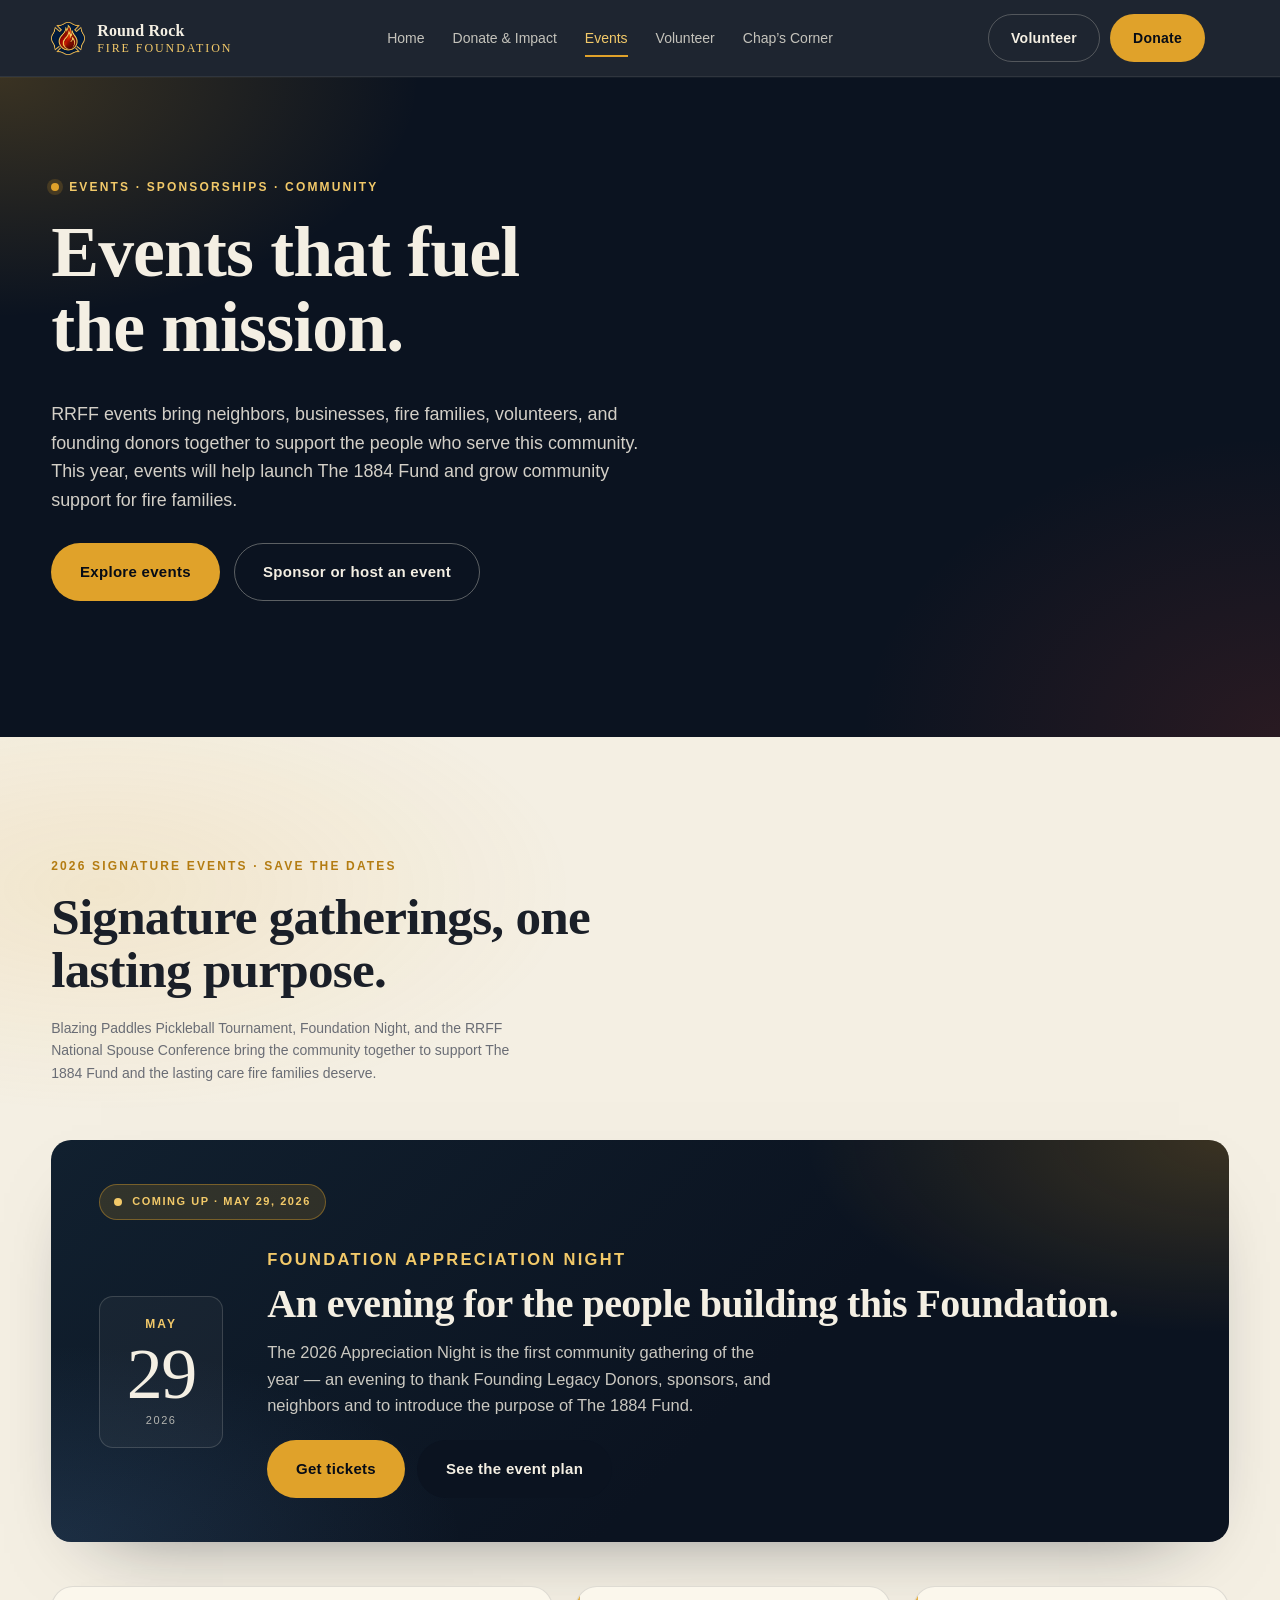
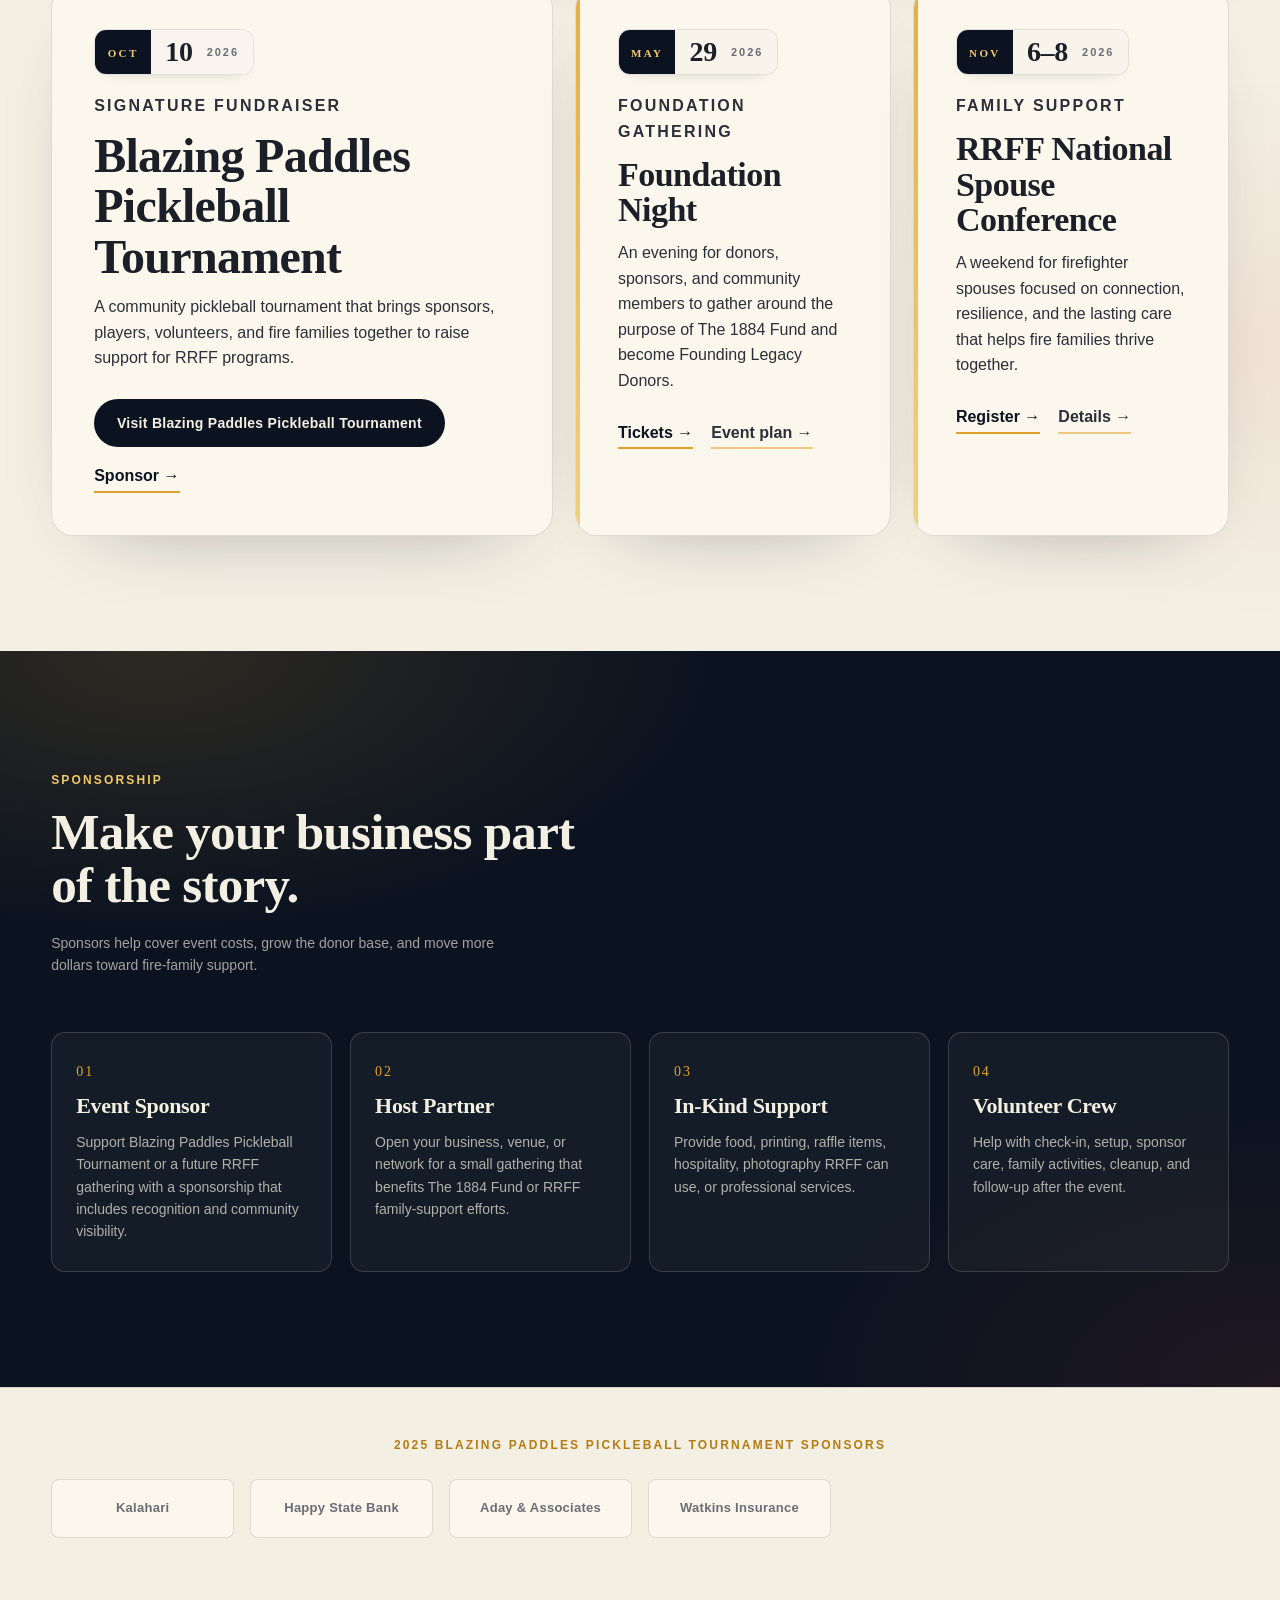
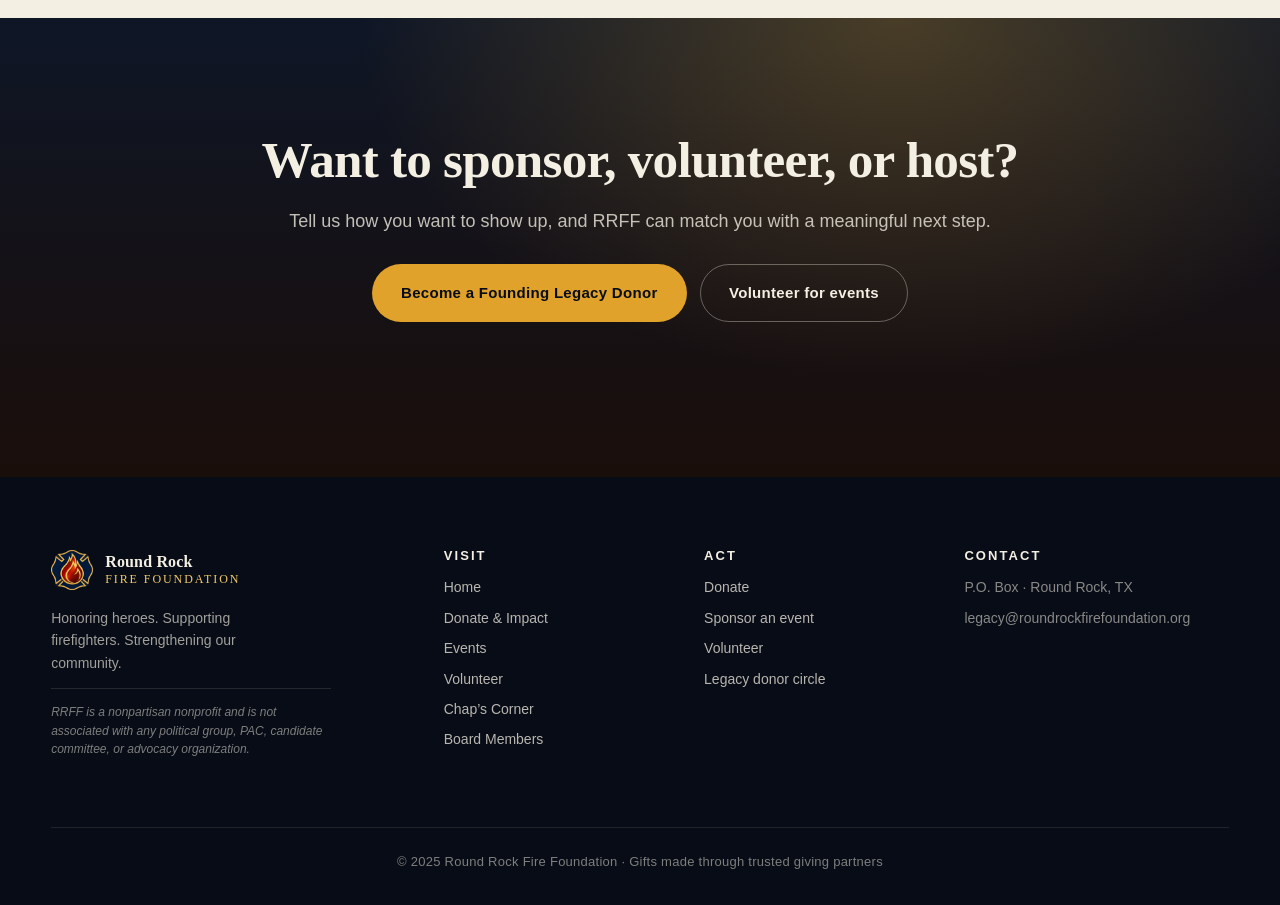
<file: events.html>
<!doctype html>
<html lang="en">
<head>
<meta name="robots" content="noindex, nofollow" />

<meta charset="utf-8" />
<meta name="viewport" content="width=device-width,initial-scale=1" />
<title>Events — Round Rock Fire Foundation</title>
<meta name="description" content="Round Rock Fire Foundation events — Blazing Paddles Pickleball Tournament, 1884 Fund launch gatherings, sponsorships, and community fundraisers." />
<link rel="preconnect" href="https://api.fontshare.com" crossorigin />
<link rel="stylesheet" href="https://api.fontshare.com/v2/css?f[]=satoshi@500,700,400,900&f[]=zodiak@700,500&display=swap" />
<link rel="stylesheet" href="css/base.css" />
<link rel="stylesheet" href="css/site.css" />
</head>
<body data-route="events">

<header class="topbar" role="banner">
  <a class="logo" href="index.html" aria-label="Round Rock Fire Foundation home">
    <img class="logo-icon" src="assets/rrff-icon.png" alt="Round Rock Fire Foundation" />
    <span class="logo-word">Round Rock <em>Fire Foundation</em></span>
  </a>
  <nav class="primary-nav" aria-label="Primary">
    <a href="index.html">Home</a>
    <a href="donate.html">Donate &amp; Impact</a>
    <a href="events.html" class="is-active">Events</a>
    <a href="https://www.roundrockfirefoundation.org/get-involved">Volunteer</a>
    <a href="https://www.roundrockfirefoundation.org/firechaplain">Chap’s Corner</a>
  </nav>
  <div class="top-cta">
    <a class="btn btn-ghost" href="https://www.roundrockfirefoundation.org/get-involved">Volunteer</a>
    <a class="btn btn-gold" href="https://ctxcf.networkforgood.com/projects/252774-the-round-rock-fire-foundation" target="_blank" rel="noopener">Donate</a>
  </div>
  <button class="menu-toggle" aria-expanded="false" aria-controls="primary-nav" aria-label="Open menu">
    <span></span><span></span><span></span>
  </button>
</header>

<main>

<section class="page-hero page-hero-navy page-hero-solo">
  <div class="page-hero-inner">
    <p class="eyebrow eyebrow-light"><span class="dot"></span>Events · Sponsorships · Community</p>
    <h1 class="display light">
      Events that fuel the mission.
    </h1>
    <p class="lede light">
      RRFF events bring neighbors, businesses, fire families, volunteers, and founding donors together to support the people who serve this community. This year, events will help launch The 1884 Fund and grow community support for fire families.
    </p>
    <div class="hero-actions">
      <a class="btn btn-gold btn-lg" href="#signature-events">Explore events</a>
      <a class="btn btn-outline-light btn-lg" href="#sponsor">Sponsor or host an event</a>
    </div>
  </div>
</section>

<section id="signature-events" class="band band-cream join-community-band">
  <div class="band-head">
    <p class="eyebrow eyebrow-dark">2026 signature events · Save the dates</p>
    <h2 class="h-display">Signature gatherings, one lasting purpose.</h2>
    <p class="band-sub">Blazing Paddles Pickleball Tournament, Foundation Night, and the RRFF National Spouse Conference bring the community together to support The 1884 Fund and the lasting care fire families deserve.</p>
  </div>

  <aside class="event-spotlight" aria-label="Featured event">
    <div class="event-spotlight-flag">
      <span class="event-spotlight-pulse" aria-hidden="true"></span>
      <span>Coming up · May 29, 2026</span>
    </div>
    <div class="event-spotlight-grid">
      <div class="event-spotlight-date" aria-hidden="true">
        <span class="esd-month">May</span>
        <span class="esd-day">29</span>
        <span class="esd-year">2026</span>
      </div>
      <div class="event-spotlight-body">
        <p class="program-tag">Foundation Appreciation Night</p>
        <h3>An evening for the people building this Foundation.</h3>
        <p>The 2026 Appreciation Night is the first community gathering of the year — an evening to thank Founding Legacy Donors, sponsors, and neighbors and to introduce the purpose of The 1884 Fund.</p>
        <div class="event-spotlight-actions">
          <a class="btn btn-gold btn-lg" href="https://mlb.tickets.com/?orgId=58189&amp;agency=MILB_MPV&amp;eventId=27339" target="_blank" rel="noopener">Get tickets</a>
          <a class="btn btn-dark btn-lg" href="https://blazing-paddles-2026.github.io/FoundationNight2026/?v=0e362d9" target="_blank" rel="noopener">See the event plan</a>
        </div>
      </div>
    </div>
  </aside>

  <div class="event-card-grid">
    <article class="event-feature-card event-feature-card-large">
      <div class="event-card-copy event-card-copy-top">
        <div class="event-date-rail" aria-label="October 10, 2026">
          <span class="edr-month">Oct</span>
          <span class="edr-day">10</span>
          <span class="edr-year">2026</span>
        </div>
        <p class="program-tag">Signature fundraiser</p>
        <h3>Blazing Paddles Pickleball Tournament</h3>
        <p>A community pickleball tournament that brings sponsors, players, volunteers, and fire families together to raise support for RRFF programs.</p>
        <div class="event-card-actions">
          <a class="btn btn-dark" href="https://pickleball.roundrockfirefoundation.org/" target="_blank" rel="noopener">Visit Blazing Paddles Pickleball Tournament</a>
          <a class="link-arrow" href="#sponsor">Sponsor →</a>
        </div>
      </div>
    </article>

    <article class="event-feature-card">
      <div class="event-card-copy event-card-copy-top">
        <div class="event-date-rail" aria-label="May 29, 2026">
          <span class="edr-month">May</span>
          <span class="edr-day">29</span>
          <span class="edr-year">2026</span>
        </div>
        <p class="program-tag">Foundation gathering</p>
        <h3>Foundation Night</h3>
        <p>An evening for donors, sponsors, and community members to gather around the purpose of The 1884 Fund and become Founding Legacy Donors.</p>
        <div class="event-card-links">
          <a class="link-arrow" href="https://mlb.tickets.com/?orgId=58189&amp;agency=MILB_MPV&amp;eventId=27339" target="_blank" rel="noopener">Tickets →</a>
          <a class="link-arrow" href="https://blazing-paddles-2026.github.io/FoundationNight2026/?v=0e362d9" target="_blank" rel="noopener">Event plan →</a>
        </div>
      </div>
    </article>

    <article class="event-feature-card">
      <div class="event-card-copy event-card-copy-top">
        <div class="event-date-rail" aria-label="November 6 to 8, 2026">
          <span class="edr-month">Nov</span>
          <span class="edr-day">6–8</span>
          <span class="edr-year">2026</span>
        </div>
        <p class="program-tag">Family support</p>
        <h3>RRFF National Spouse Conference</h3>
        <p>A weekend for firefighter spouses focused on connection, resilience, and the lasting care that helps fire families thrive together.</p>
        <div class="event-card-links">
          <a class="link-arrow" href="https://forms.gle/VUuMEssGe3cqP4Ge8" target="_blank" rel="noopener">Register →</a>
          <a class="link-arrow" href="https://spouseconference.roundrockfirefoundation.org/" target="_blank" rel="noopener">Details →</a>
        </div>
      </div>
    </article>
  </div>
</section>

<section id="sponsor" class="band band-navy">
  <div class="band-head">
    <p class="eyebrow eyebrow-light">Sponsorship</p>
    <h2 class="h-display light">Make your business part of the story.</h2>
    <p class="band-sub">Sponsors help cover event costs, grow the donor base, and move more dollars toward fire-family support.</p>
  </div>
  <div class="action-grid">
    <article class="action-card">
      <span class="action-num">01</span>
      <h3>Event Sponsor</h3>
      <p>Support Blazing Paddles Pickleball Tournament or a future RRFF gathering with a sponsorship that includes recognition and community visibility.</p>
    </article>
    <article class="action-card">
      <span class="action-num">02</span>
      <h3>Host Partner</h3>
      <p>Open your business, venue, or network for a small gathering that benefits The 1884 Fund or RRFF family-support efforts.</p>
    </article>
    <article class="action-card">
      <span class="action-num">03</span>
      <h3>In-Kind Support</h3>
      <p>Provide food, printing, raffle items, hospitality, photography RRFF can use, or professional services.</p>
    </article>
    <article class="action-card">
      <span class="action-num">04</span>
      <h3>Volunteer Crew</h3>
      <p>Help with check-in, setup, sponsor care, family activities, cleanup, and follow-up after the event.</p>
    </article>
  </div>
</section>

<section class="band band-cream partners-band">
  <p class="eyebrow eyebrow-dark center">2025 Blazing Paddles Pickleball Tournament sponsors</p>
  <div class="partners-row">
    <div class="partner-logo">Kalahari</div>
    <div class="partner-logo">Happy State Bank</div>
    <div class="partner-logo">Aday &amp; Associates</div>
    <div class="partner-logo">Watkins Insurance</div>
  </div>
</section>

<section class="band band-fire-cta">
  <div class="cta-inner">
    <h2 class="h-display light">Want to sponsor, volunteer, or host?</h2>
    <p class="cta-sub">Tell us how you want to show up, and RRFF can match you with a meaningful next step.</p>
    <div class="hero-actions center">
      <a class="btn btn-gold btn-lg" href="https://ctxcf.networkforgood.com/projects/252774-the-round-rock-fire-foundation" target="_blank" rel="noopener">Become a Founding Legacy Donor</a>
      <a class="btn btn-outline-light btn-lg" href="https://www.roundrockfirefoundation.org/get-involved">Volunteer for events</a>
    </div>
  </div>
</section>

</main>

<footer class="site-footer">
  <div class="footer-grid">
    <div>
      <div class="logo logo-foot">
        <img class="logo-icon logo-icon-foot" src="assets/rrff-icon.png" alt="Round Rock Fire Foundation" />
        <span class="logo-word">Round Rock <em>Fire Foundation</em></span>
      </div>
      <p class="foot-tag">Honoring heroes. Supporting firefighters. Strengthening our community.</p>
      <p class="foot-disclaimer">RRFF is a nonpartisan nonprofit and is not associated with any political group, PAC, candidate committee, or advocacy organization.</p>
    </div>
    <div>
      <h4>Visit</h4>
      <ul class="foot-list">
        <li><a href="index.html">Home</a></li>
        <li><a href="donate.html">Donate &amp; Impact</a></li>
        <li><a href="events.html">Events</a></li>
        <li><a href="https://www.roundrockfirefoundation.org/get-involved">Volunteer</a></li>
        <li><a href="https://www.roundrockfirefoundation.org/firechaplain">Chap’s Corner</a></li>
        <li><a href="https://www.roundrockfirefoundation.org/board-members">Board Members</a></li>
      </ul>
    </div>
    <div>
      <h4>Act</h4>
      <ul class="foot-list">
        <li><a href="https://ctxcf.networkforgood.com/projects/252774-the-round-rock-fire-foundation" target="_blank" rel="noopener">Donate</a></li>
        <li><a href="events.html">Sponsor an event</a></li>
        <li><a href="https://www.roundrockfirefoundation.org/get-involved">Volunteer</a></li>
        <li><a href="donate.html">Legacy donor circle</a></li>
      </ul>
    </div>
    <div>
      <h4>Contact</h4>
      <ul class="foot-list muted">
        <li>P.O. Box · Round Rock, TX</li>
        <li><a href="mailto:legacy@roundrockfirefoundation.org">legacy@roundrockfirefoundation.org</a></li>
      </ul>
    </div>
  </div>
  <div class="foot-base">
    <span>© 2025 Round Rock Fire Foundation · Gifts made through trusted giving partners</span>
  </div>
</footer>

<script src="js/site.js"></script>
<script src="js/review-mode.js"></script>
</body>
</html>
</file>
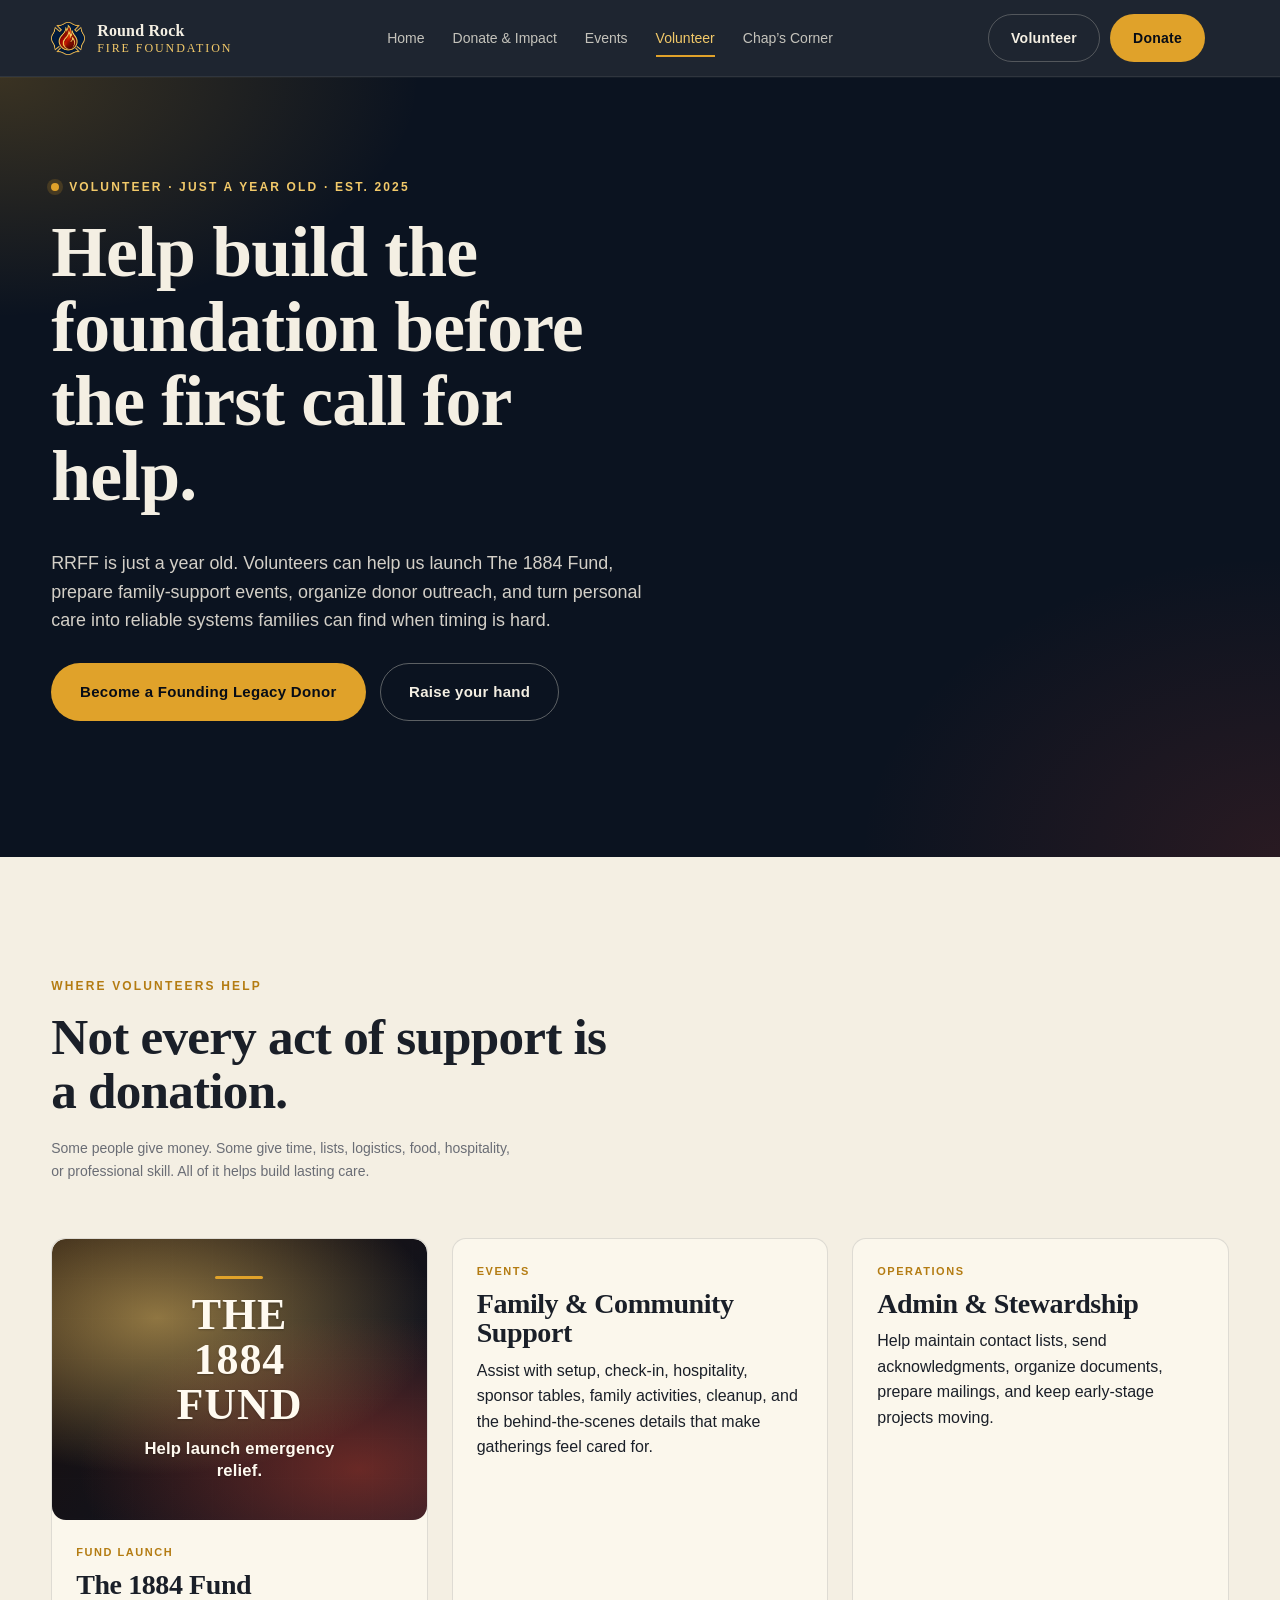
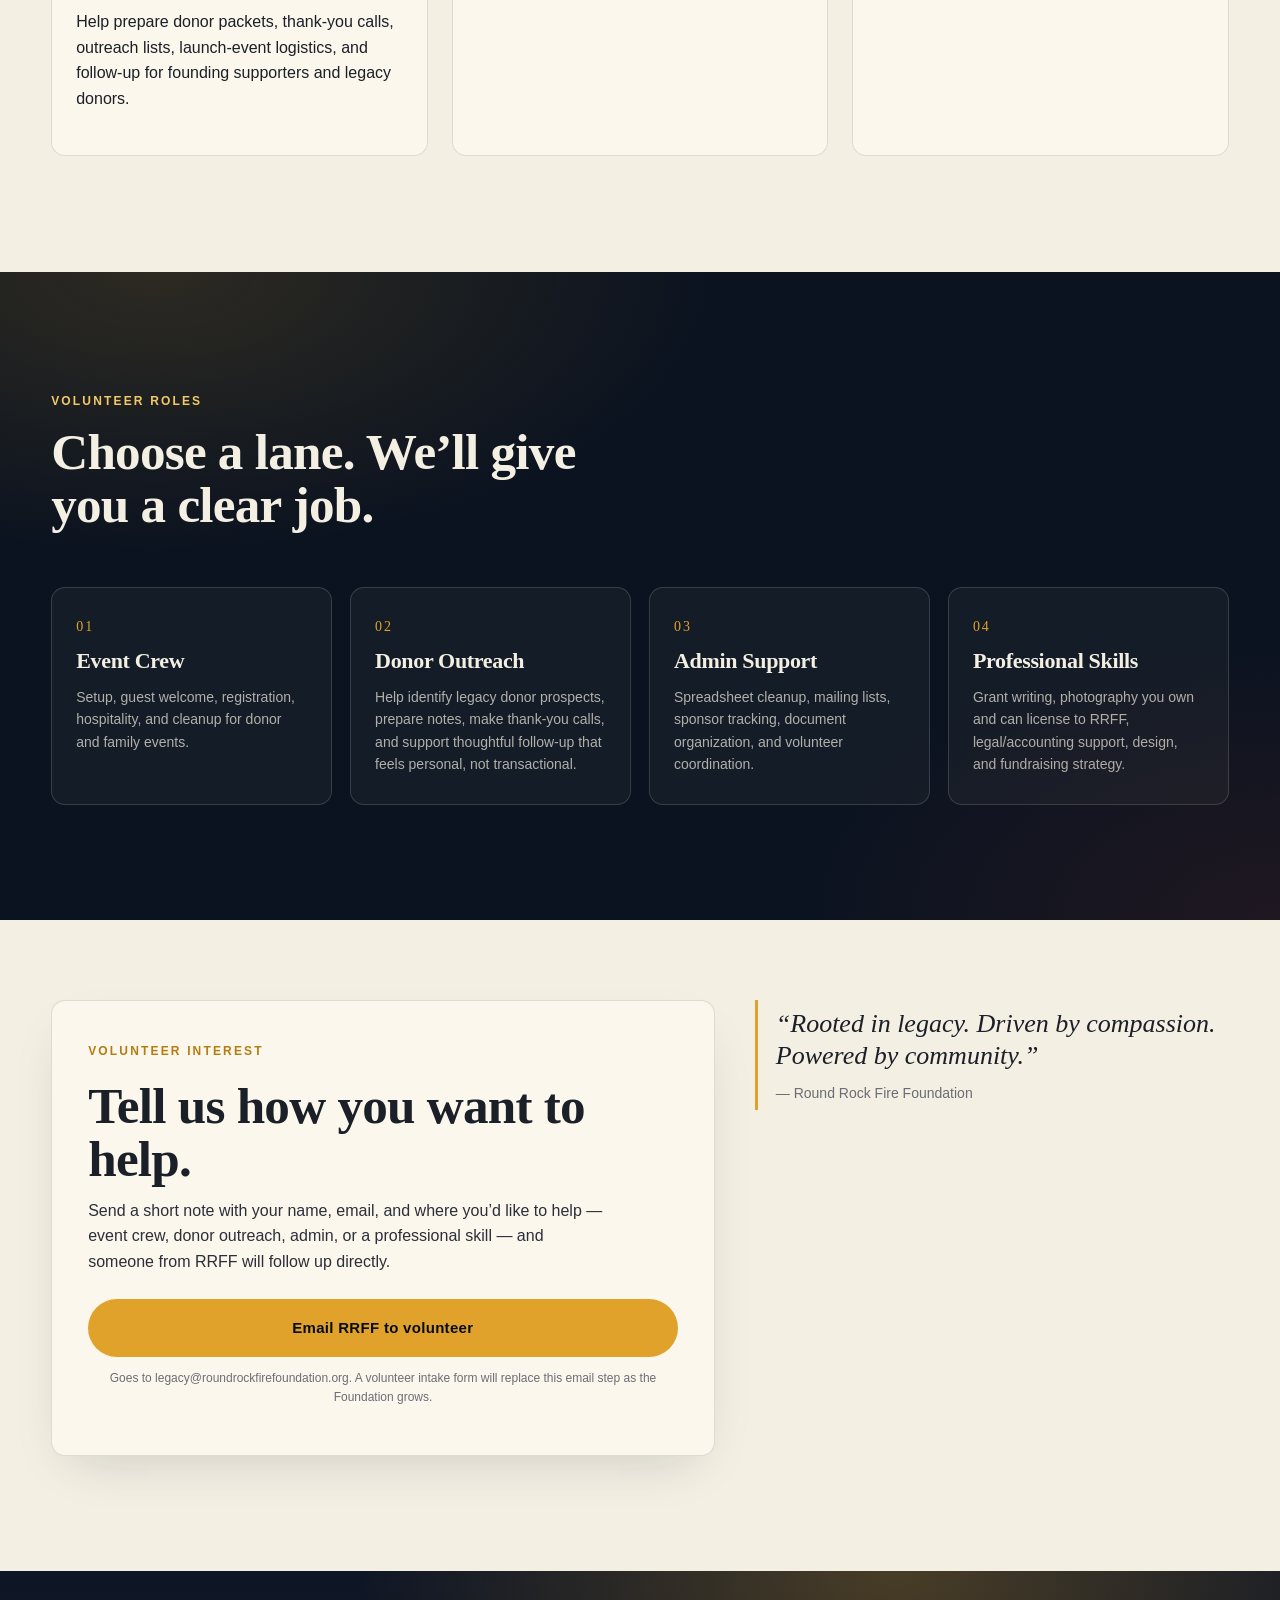
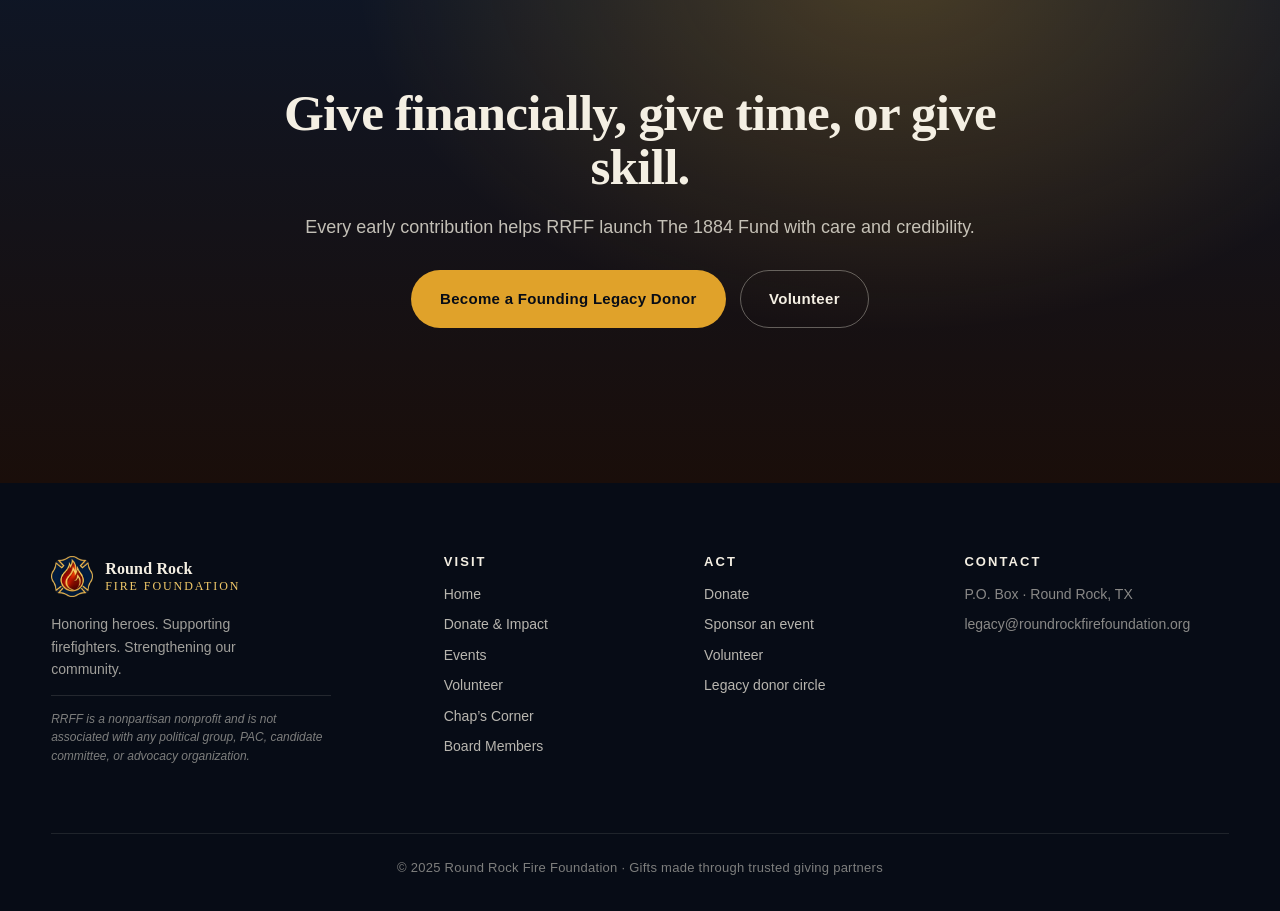
<file: volunteer.html>
<!doctype html>
<html lang="en">
<head>
<meta name="robots" content="noindex, nofollow" />

<meta charset="utf-8" />
<meta name="viewport" content="width=device-width,initial-scale=1" />
<title>Volunteer — Round Rock Fire Foundation</title>
<meta name="description" content="Volunteer with the Round Rock Fire Foundation — help launch The 1884 Fund, support events, and build the next season of care." />
<link rel="preconnect" href="https://api.fontshare.com" crossorigin />
<link rel="stylesheet" href="https://api.fontshare.com/v2/css?f[]=satoshi@500,700,400,900&f[]=zodiak@700,500&display=swap" />
<link rel="stylesheet" href="css/base.css" />
<link rel="stylesheet" href="css/site.css" />
</head>
<body data-route="volunteer">

<header class="topbar" role="banner">
  <a class="logo" href="index.html" aria-label="Round Rock Fire Foundation home">
    <img class="logo-icon" src="assets/rrff-icon.png" alt="Round Rock Fire Foundation" />
    <span class="logo-word">Round Rock <em>Fire Foundation</em></span>
  </a>
  <nav class="primary-nav" aria-label="Primary">
    <a href="index.html">Home</a>
    <a href="donate.html">Donate &amp; Impact</a>
    <a href="events.html">Events</a>
    <a href="https://www.roundrockfirefoundation.org/get-involved" class="is-active">Volunteer</a>
    <a href="https://www.roundrockfirefoundation.org/firechaplain">Chap’s Corner</a>
  </nav>
  <div class="top-cta">
    <a class="btn btn-ghost" href="#volunteer-form">Volunteer</a>
    <a class="btn btn-gold" href="https://ctxcf.networkforgood.com/projects/252774-the-round-rock-fire-foundation" target="_blank" rel="noopener">Donate</a>
  </div>
  <button class="menu-toggle" aria-expanded="false" aria-controls="primary-nav" aria-label="Open menu">
    <span></span><span></span><span></span>
  </button>
</header>

<main>

<section class="page-hero page-hero-navy page-hero-solo">
  <div class="page-hero-inner">
    <p class="eyebrow eyebrow-light"><span class="dot"></span>Volunteer · Just a year old · Est. 2025</p>
    <h1 class="display light">
      Help build the foundation before the first call for help.
    </h1>
    <p class="lede light">
      RRFF is just a year old. Volunteers can help us launch The 1884 Fund, prepare family-support events,
      organize donor outreach, and turn personal care into reliable systems families can find when timing is hard.
    </p>
    <div class="hero-actions">
      <a class="btn btn-gold btn-lg" href="https://ctxcf.networkforgood.com/projects/252774-the-round-rock-fire-foundation" target="_blank" rel="noopener">Become a Founding Legacy Donor</a>
      <a class="btn btn-outline-light btn-lg" href="#volunteer-form">Raise your hand</a>
    </div>
  </div>
</section>

<section class="band band-cream">
  <div class="band-head">
    <p class="eyebrow eyebrow-dark">Where volunteers help</p>
    <h2 class="h-display">Not every act of support is a donation.</h2>
    <p class="band-sub">Some people give money. Some give time, lists, logistics, food, hospitality, or professional skill. All of it helps build lasting care.</p>
  </div>
  <div class="program-grid">
    <article class="program-card">
      <div class="brand-panel" role="img" aria-label="The 1884 Fund — help launch emergency relief">
        <div class="brand-panel-inner">
          <span class="brand-panel-rule" aria-hidden="true"></span>
          <p class="brand-panel-title">The 1884 Fund</p>
          <p class="brand-panel-sub">Help launch emergency relief.</p>
        </div>
      </div>
      <div class="program-body">
        <p class="program-tag">Fund launch</p>
        <h3>The 1884 Fund</h3>
        <p>Help prepare donor packets, thank-you calls, outreach lists, launch-event logistics, and follow-up for founding supporters and legacy donors.</p>
      </div>
    </article>
    <article class="program-card">
      <div class="program-body">
        <p class="program-tag">Events</p>
        <h3>Family &amp; Community Support</h3>
        <p>Assist with setup, check-in, hospitality, sponsor tables, family activities, cleanup, and the behind-the-scenes details that make gatherings feel cared for.</p>
      </div>
    </article>
    <article class="program-card">
      <div class="program-body">
        <p class="program-tag">Operations</p>
        <h3>Admin &amp; Stewardship</h3>
        <p>Help maintain contact lists, send acknowledgments, organize documents, prepare mailings, and keep early-stage projects moving.</p>
      </div>
    </article>
  </div>
</section>

<section class="band band-navy">
  <div class="band-head">
    <p class="eyebrow eyebrow-light">Volunteer roles</p>
    <h2 class="h-display light">Choose a lane. We’ll give you a clear job.</h2>
  </div>
  <div class="action-grid">
    <article class="action-card">
      <span class="action-num">01</span>
      <h3>Event Crew</h3>
      <p>Setup, guest welcome, registration, hospitality, and cleanup for donor and family events.</p>
    </article>
    <article class="action-card">
      <span class="action-num">02</span>
      <h3>Donor Outreach</h3>
      <p>Help identify legacy donor prospects, prepare notes, make thank-you calls, and support thoughtful follow-up that feels personal, not transactional.</p>
    </article>
    <article class="action-card">
      <span class="action-num">03</span>
      <h3>Admin Support</h3>
      <p>Spreadsheet cleanup, mailing lists, sponsor tracking, document organization, and volunteer coordination.</p>
    </article>
    <article class="action-card">
      <span class="action-num">04</span>
      <h3>Professional Skills</h3>
      <p>Grant writing, photography you own and can license to RRFF, legal/accounting support, design, and fundraising strategy.</p>
    </article>
  </div>
</section>

<section id="volunteer-form" class="band band-cream give-band">
  <div class="give-grid">
    <div class="give-form-card">
      <p class="eyebrow eyebrow-dark">Volunteer interest</p>
      <h2 class="h-display">Tell us how you want to help.</h2>
      <p class="donor-intro">Send a short note with your name, email, and where you’d like to help — event crew, donor outreach, admin, or a professional skill — and someone from RRFF will follow up directly.</p>
      <a class="btn btn-gold btn-lg btn-block" href="mailto:legacy@roundrockfirefoundation.org?subject=Volunteer%20interest%20%E2%80%94%20RRFF">Email RRFF to volunteer</a>
      <p class="give-fine">Goes to <a href="mailto:legacy@roundrockfirefoundation.org">legacy@roundrockfirefoundation.org</a>. A volunteer intake form will replace this email step as the Foundation grows.</p>
    </div>
    <aside class="give-quote">
      <blockquote>
        “Rooted in legacy. Driven by compassion. Powered by community.”
        <cite>— Round Rock Fire Foundation</cite>
      </blockquote>
    </aside>
  </div>
</section>

<section class="band band-fire-cta">
  <div class="cta-inner">
    <h2 class="h-display light">Give financially, give time, or give skill.</h2>
    <p class="cta-sub">Every early contribution helps RRFF launch The 1884 Fund with care and credibility.</p>
    <div class="hero-actions center">
      <a class="btn btn-gold btn-lg" href="https://ctxcf.networkforgood.com/projects/252774-the-round-rock-fire-foundation" target="_blank" rel="noopener">Become a Founding Legacy Donor</a>
      <a class="btn btn-outline-light btn-lg" href="#volunteer-form">Volunteer</a>
    </div>
  </div>
</section>

</main>

<footer class="site-footer">
  <div class="footer-grid">
    <div>
      <div class="logo logo-foot">
        <img class="logo-icon logo-icon-foot" src="assets/rrff-icon.png" alt="Round Rock Fire Foundation" />
        <span class="logo-word">Round Rock <em>Fire Foundation</em></span>
      </div>
      <p class="foot-tag">Honoring heroes. Supporting firefighters. Strengthening our community.</p>
      <p class="foot-disclaimer">RRFF is a nonpartisan nonprofit and is not associated with any political group, PAC, candidate committee, or advocacy organization.</p>
    </div>
    <div>
      <h4>Visit</h4>
      <ul class="foot-list">
        <li><a href="index.html">Home</a></li>
        <li><a href="donate.html">Donate &amp; Impact</a></li>
        <li><a href="events.html">Events</a></li>
        <li><a href="https://www.roundrockfirefoundation.org/get-involved">Volunteer</a></li>
        <li><a href="https://www.roundrockfirefoundation.org/firechaplain">Chap’s Corner</a></li>
        <li><a href="https://www.roundrockfirefoundation.org/board-members">Board Members</a></li>
      </ul>
    </div>
    <div>
      <h4>Act</h4>
      <ul class="foot-list">
        <li><a href="https://ctxcf.networkforgood.com/projects/252774-the-round-rock-fire-foundation" target="_blank" rel="noopener">Donate</a></li>
        <li><a href="events.html">Sponsor an event</a></li>
        <li><a href="https://www.roundrockfirefoundation.org/get-involved">Volunteer</a></li>
        <li><a href="donate.html">Legacy donor circle</a></li>
      </ul>
    </div>
    <div>
      <h4>Contact</h4>
      <ul class="foot-list muted">
        <li>P.O. Box · Round Rock, TX</li>
        <li><a href="mailto:legacy@roundrockfirefoundation.org">legacy@roundrockfirefoundation.org</a></li>
      </ul>
    </div>
  </div>
  <div class="foot-base">
    <span>© 2025 Round Rock Fire Foundation · Gifts made through trusted giving partners</span>
  </div>
</footer>

<script src="js/site.js"></script>
<script src="js/review-mode.js"></script>
</body>
</html>
</file>
<file: css/base.css>
/* RRFF Mockup — Base reset & tokens */
:root {
  /* Brand palette */
  --navy: #0B1320;
  --navy-deep: #070C16;
  --charcoal: #14181E;
  --cream: #F4EFE3;
  --cream-2: #ECE5D3;
  --paper: #FBF7EC;
  --ink: #1A1F28;
  --ink-2: #2A2F39;
  --muted: #6A6D75;
  --line: rgba(11,19,32,.12);
  --line-light: rgba(244,239,227,.16);

  --gold: #E0A22A;
  --gold-deep: #B47C12;
  --gold-soft: #F2C969;
  --red: #B23A2A;     /* restrained, used sparingly */
  --red-deep: #7E2418;

  /* Typography */
  --display: "Zodiak", "Satoshi", ui-serif, Georgia, serif;
  --sans: "Satoshi", -apple-system, BlinkMacSystemFont, "Segoe UI", Helvetica, Arial, sans-serif;

  /* Sizes */
  --text-xs: 12px;
  --text-sm: 14px;
  --text-md: 16px;
  --text-lg: 18px;
  --text-xl: 22px;
  --text-2xl: 28px;
  --text-3xl: 36px;
  --text-4xl: 48px;
  --text-hero: clamp(40px, 6.6vw, 88px);
  --text-display: clamp(28px, 4vw, 56px);

  /* Layout */
  --maxw: 1240px;
  --pad-x: clamp(20px, 4vw, 56px);
  --pad-y: clamp(64px, 9vw, 128px);
  --radius: 14px;
  --radius-sm: 8px;
  --shadow-lg: 0 30px 80px -30px rgba(0,0,0,.45);
}

* { box-sizing: border-box; }
html, body { margin: 0; padding: 0; }
html { -webkit-text-size-adjust: 100%; scroll-behavior: smooth; }
body {
  font-family: var(--sans);
  font-size: var(--text-md);
  line-height: 1.6;
  color: var(--ink);
  background: var(--paper);
  -webkit-font-smoothing: antialiased;
  text-rendering: optimizeLegibility;
}
img, svg { display: block; max-width: 100%; }
a { color: inherit; text-decoration: none; }
button { font: inherit; cursor: pointer; }
input, button, select, textarea { font: inherit; color: inherit; }
::selection { background: var(--gold); color: var(--navy-deep); }

h1, h2, h3, h4 {
  font-family: var(--display);
  font-weight: 700;
  letter-spacing: -0.015em;
  line-height: 1.05;
  margin: 0 0 0.4em;
  color: var(--ink);
}
h4 { font-family: var(--sans); letter-spacing: 0; }
p { margin: 0 0 1em; }

.visually-hidden {
  position: absolute !important; width: 1px; height: 1px;
  padding: 0; margin: -1px; overflow: hidden; clip: rect(0,0,0,0);
  white-space: nowrap; border: 0;
}
</file>
<file: css/site.css>
/* RRFF — Site styles */

/* =========== Top bar =========== */
.topbar {
  position: sticky; top: 0; z-index: 50;
  display: grid;
  grid-template-columns: auto 1fr auto auto;
  align-items: center;
  gap: 24px;
  padding: 14px var(--pad-x);
  background: rgba(11,19,32,.92);
  backdrop-filter: saturate(140%) blur(10px);
  color: var(--cream);
  border-bottom: 1px solid rgba(244,239,227,.08);
}
.logo {
  display: inline-flex; align-items: center; gap: 12px;
  color: var(--cream); font-family: var(--display); font-weight: 700;
  font-size: 16px; letter-spacing: 0.01em;
}
.logo-icon {
  width: 34px;
  height: 34px;
  object-fit: contain;
  flex-shrink: 0;
}
.logo-icon-foot {
  width: 42px;
  height: 42px;
}
.logo-word em { font-style: normal; font-weight: 500; color: var(--gold-soft); display: block; font-size: 12px; letter-spacing: 0.16em; text-transform: uppercase; line-height: 1; margin-top: 2px;}
.logo-word { display: inline-flex; flex-direction: column; line-height: 1.05; }

.primary-nav {
  display: flex; gap: 28px; justify-content: center; align-items: center;
  font-size: 14px; font-weight: 500;
}
.primary-nav a { color: rgba(244,239,227,.78); padding: 6px 0; position: relative; transition: color .2s; }
.primary-nav a:hover { color: var(--cream); }
.primary-nav a.is-active { color: var(--gold-soft); }
.primary-nav a.is-active::after {
  content: ""; position: absolute; left: 0; right: 0; bottom: -2px; height: 2px;
  background: var(--gold);
}

.top-cta { display: flex; gap: 10px; align-items: center; }
.menu-toggle {
  display: none; background: transparent; border: 0; padding: 8px;
  flex-direction: column; gap: 4px; color: var(--cream);
}
.menu-toggle span { width: 22px; height: 2px; background: currentColor; display: block; }

@media (max-width: 900px) {
  .topbar { grid-template-columns: auto 1fr auto; }
  .primary-nav {
    display: none; position: absolute; top: 100%; left: 0; right: 0;
    flex-direction: column; gap: 0; background: var(--navy-deep);
    padding: 12px var(--pad-x); border-top: 1px solid var(--line-light);
  }
  .primary-nav.is-open { display: flex; }
  .primary-nav a { padding: 12px 0; border-bottom: 1px solid var(--line-light); }
  .menu-toggle { display: inline-flex; }
  .top-cta .btn-ghost { display: none; }
}

/* =========== Buttons =========== */
.btn {
  display: inline-flex; align-items: center; justify-content: center; gap: 8px;
  padding: 12px 22px; border-radius: 999px; border: 1px solid transparent;
  font-weight: 700; font-size: 14px; letter-spacing: 0.02em;
  text-decoration: none;
  transition: transform .22s cubic-bezier(.2,.7,.2,1),
              box-shadow .22s ease,
              background .22s ease, color .22s ease, border-color .22s ease;
  cursor: pointer;
  will-change: transform;
}
.btn:hover { transform: translateY(-1px); }
.btn:active { transform: translateY(0); transition-duration: .08s; }
.btn-gold:hover { box-shadow: 0 14px 30px -16px rgba(224,162,42,.65); }
.btn-dark:hover { box-shadow: 0 14px 30px -16px rgba(11,19,32,.6); }
.btn-lg { padding: 16px 28px; font-size: 15px; }
.btn-block { width: 100%; }

.btn-gold { background: var(--gold); color: var(--navy-deep); }
.btn-gold:hover { background: var(--gold-soft); }
.btn-ghost { background: transparent; color: var(--cream); border-color: rgba(244,239,227,.25); }
.btn-ghost:hover { background: rgba(244,239,227,.06); border-color: var(--cream); }
.btn-outline { background: transparent; color: var(--cream); border-color: var(--cream); }
.btn-outline:hover { background: var(--cream); color: var(--navy-deep); }
.btn-outline-light { background: transparent; color: var(--cream); border-color: rgba(244,239,227,.35); }
.btn-outline-light:hover { background: rgba(244,239,227,.08); border-color: var(--cream); }
.btn-dark { background: var(--navy); color: var(--cream); }
.btn-dark:hover { background: var(--navy-deep); }
.btn-text { background: transparent; color: var(--gold-deep); padding-left: 4px; padding-right: 4px; }
.btn-text:hover { color: var(--gold); }

/* =========== Section/Band system =========== */
.band {
  padding: var(--pad-y) var(--pad-x);
}
.band-cream { background: var(--cream); color: var(--ink); }
.band-navy { background: var(--navy); color: var(--cream); position: relative; overflow: hidden; }
.band-navy::before {
  content: ""; position: absolute; inset: 0; pointer-events: none;
  background:
    radial-gradient(800px 400px at 12% 0%, rgba(224,162,42,.16), transparent 70%),
    radial-gradient(700px 400px at 100% 100%, rgba(178,58,42,.12), transparent 70%);
}
.band-charcoal { background: var(--charcoal); color: var(--cream); }
.band-fire-cta {
  background:
    radial-gradient(900px 600px at 70% 0%, rgba(224,162,42,.28), transparent 60%),
    linear-gradient(180deg, #0E1626 0%, #1A0E0A 100%);
  color: var(--cream); text-align: center;
}

.band-head { max-width: var(--maxw); margin: 0 auto 56px; position: relative; z-index: 1; }
.band-head .h-display { max-width: 22ch; }
.band-sub { color: rgba(244,239,227,.65); max-width: 60ch; font-size: 14px; }
.band-cream .band-sub { color: var(--muted); }

.h-display { font-family: var(--display); font-size: var(--text-display); line-height: 1.04; letter-spacing: -0.015em; font-weight: 700; }
.h-display.light { color: var(--cream); }

.eyebrow {
  display: inline-flex; align-items: center; gap: 10px;
  text-transform: uppercase; letter-spacing: 0.18em; font-size: 12px; font-weight: 700;
  color: var(--gold-deep); margin: 0 0 18px;
}
.eyebrow .dot { width: 8px; height: 8px; background: var(--gold); border-radius: 999px; box-shadow: 0 0 0 4px rgba(224,162,42,.18);}
.eyebrow-light { color: var(--gold-soft); }
.eyebrow-dark { color: var(--gold-deep); }
.eyebrow.center { display: flex; justify-content: center; }
.hero .eyebrow { color: var(--gold-soft); }

/* =========== Hero (home) =========== */
.hero {
  position: relative; min-height: calc(100vh - 104px);
  display: flex; align-items: center;
  padding: clamp(92px, 10vw, 150px) var(--pad-x) clamp(74px, 8vw, 112px);
  color: var(--cream);
  overflow: hidden;
  isolation: isolate;
}
.hero::after {
  content: "";
  position: absolute;
  inset: 0;
  z-index: 3;
  pointer-events: none;
  background:
    linear-gradient(90deg, rgba(7,12,22,1) 0%, rgba(7,12,22,.98) 46%, rgba(7,12,22,.68) 100%);
  transform-origin: right center;
  animation: rrff-hero-curtain 1.18s cubic-bezier(.74,0,.18,1) .12s both;
}
.hero-media { position: absolute; inset: 0; z-index: -1; overflow: hidden; }
.hero-texture {
  position: absolute; inset: 0;
  background:
    linear-gradient(135deg, #1a2436 0%, #0B1320 60%, #160b08 100%);
  isolation: isolate;
  transform: scale(1.015);
  animation: rrff-photo-load 1.8s cubic-bezier(.16,1,.3,1) both;
}
.hero-texture::before {
  content: ""; position: absolute; inset: 0;
  background:
    radial-gradient(120% 90% at 30% 30%, rgba(224,162,42,.40), transparent 60%),
    radial-gradient(80% 60% at 80% 80%, rgba(178,58,42,.32), transparent 70%),
    repeating-linear-gradient(135deg, rgba(244,239,227,.04) 0 2px, transparent 2px 6px);
  mix-blend-mode: screen;
}
.hero-texture::after {
  content: ""; position: absolute; inset: 0;
  background-image:
    linear-gradient(0deg, rgba(255,255,255,.05) 1px, transparent 1px),
    linear-gradient(90deg, rgba(255,255,255,.05) 1px, transparent 1px);
  background-size: 56px 56px;
  mix-blend-mode: overlay;
  opacity: .35;
}
.hero-mark {
  position: absolute;
  right: clamp(24px, 6vw, 96px);
  bottom: clamp(80px, 12vw, 140px);
  font-family: var(--display);
  font-weight: 700;
  font-size: clamp(180px, 28vw, 380px);
  line-height: .85;
  letter-spacing: -0.02em;
  color: transparent;
  -webkit-text-stroke: 1.5px rgba(242,201,105,.32);
  text-stroke: 1.5px rgba(242,201,105,.32);
  opacity: .85;
  pointer-events: none;
  user-select: none;
  z-index: 1;
}
.hero-mark-sub {
  position: absolute;
  right: clamp(24px, 6vw, 96px);
  bottom: clamp(56px, 9vw, 104px);
  font-size: 11px;
  letter-spacing: 0.18em;
  text-transform: uppercase;
  color: rgba(242,201,105,.55);
  font-weight: 700;
  z-index: 1;
  pointer-events: none;
}
.hero-scrim {
  position: absolute; inset: 0;
  background:
    linear-gradient(90deg, rgba(7,12,22,.72) 0%, rgba(7,12,22,.42) 55%, rgba(7,12,22,.10) 100%);
}
.hero-glow {
  position: absolute; inset: 0;
  background:
    radial-gradient(680px 360px at 16% 82%, rgba(224,162,42,.22), transparent 62%),
    radial-gradient(820px 420px at 92% 18%, rgba(178,58,42,.14), transparent 64%);
  mix-blend-mode: screen;
}
.hero-inner { position: relative; max-width: var(--maxw); width: 100%; margin: 0 auto; }
.display {
  font-family: var(--display); font-size: var(--text-hero); line-height: 1.04;
  letter-spacing: -0.012em; font-weight: 700; color: var(--cream);
  max-width: 20ch; margin: 0 0 0.5em;
}
.hero-title {
  max-width: 11ch;
  margin-bottom: .28em;
  font-size: clamp(58px, 9vw, 118px);
  line-height: .96;
  letter-spacing: -0.008em;
  font-kerning: normal;
  font-feature-settings: "kern" 1, "liga" 0;
  text-shadow: 0 18px 54px rgba(0,0,0,.35);
  clip-path: inset(0 100% 0 0);
  animation: rrff-title-reveal 1.05s cubic-bezier(.77,0,.18,1) .42s forwards;
}
.display.light { color: var(--cream); }
.accent-underline {
  background-image: linear-gradient(180deg, transparent 70%, var(--gold) 70%, var(--gold) 92%, transparent 92%);
  background-repeat: no-repeat;
  padding: 0 .14em;
  box-decoration-break: clone;
  -webkit-box-decoration-break: clone;
}
.accent-gold { color: var(--gold-soft); }

.lede { font-size: clamp(17px, 1.4vw, 20px); max-width: 60ch; color: rgba(244,239,227,.86); }
.hero .lede {
  max-width: 52ch;
  color: rgba(244,239,227,.92);
  text-shadow: 0 8px 30px rgba(0,0,0,.45);
}
.lede.light { color: rgba(244,239,227,.86); }

.hero-actions { display: flex; flex-wrap: wrap; gap: 14px; align-items: center; margin: 28px 0 40px; }
.hero-actions.center { justify-content: center; }
.hero .btn-text { color: var(--gold-soft); }
.hero .btn-text:hover { color: var(--cream); }

.hero-meta {
  list-style: none; margin: 0;
  display: grid; gap: 28px; grid-template-columns: repeat(3, minmax(0,1fr));
  max-width: 790px;
  padding: 22px;
  border: 1px solid rgba(244,239,227,.18);
  border-radius: calc(var(--radius) + 6px);
  background: rgba(7,12,22,.38);
  backdrop-filter: blur(10px);
  box-shadow: 0 24px 70px rgba(0,0,0,.20);
}
.hero-meta li { display: flex; flex-direction: column; gap: 4px; }
.hero-meta strong { font-family: var(--display); font-size: 24px; color: var(--gold-soft); font-weight: 700; }
.hero-meta span { font-size: 13px; color: rgba(244,239,227,.7); }

body[data-route="home"] .topbar {
  animation: rrff-fade-down .72s ease .18s both;
}
body[data-route="home"] .hero .eyebrow,
body[data-route="home"] .hero .lede,
body[data-route="home"] .hero-actions,
body[data-route="home"] .hero-meta {
  opacity: 0;
  transform: translateY(14px);
  animation: rrff-rise-in .72s ease forwards;
}
body[data-route="home"] .hero .eyebrow { animation-delay: .74s; }
body[data-route="home"] .hero .lede { animation-delay: .92s; }
body[data-route="home"] .hero-actions { animation-delay: 1.08s; }
body[data-route="home"] .hero-meta { animation-delay: 1.2s; }

@keyframes rrff-hero-curtain {
  0% { transform: scaleX(1); opacity: 1; }
  72% { transform: scaleX(.08); opacity: 1; }
  100% { transform: scaleX(0); opacity: 0; }
}
@keyframes rrff-photo-load {
  0% { opacity: .35; transform: scale(1.07); filter: blur(8px) saturate(.82); }
  100% { opacity: 1; transform: scale(1.015); filter: blur(0) saturate(1); }
}
@keyframes rrff-title-reveal {
  0% { clip-path: inset(0 100% 0 0); transform: translateY(16px); opacity: .35; }
  100% { clip-path: inset(0 0 0 0); transform: translateY(0); opacity: 1; }
}
@keyframes rrff-rise-in {
  0% { opacity: 0; transform: translateY(14px); }
  100% { opacity: 1; transform: translateY(0); }
}
@keyframes rrff-fade-down {
  0% { opacity: 0; transform: translateY(-10px); }
  100% { opacity: 1; transform: translateY(0); }
}

@media (prefers-reduced-motion: reduce) {
  .hero::after,
  .hero-texture,
  .hero-title,
  body[data-route="home"] .topbar,
  body[data-route="home"] .hero .eyebrow,
  body[data-route="home"] .hero .lede,
  body[data-route="home"] .hero-actions,
  body[data-route="home"] .hero-meta {
    animation: none;
    opacity: 1;
    transform: none;
    clip-path: none;
    filter: none;
  }
  .hero::after { display: none; }
}

@media (max-width: 760px) {
  .hero {
    min-height: auto;
    padding-top: 92px;
    padding-bottom: 56px;
  }
  .hero-mark { font-size: clamp(140px, 40vw, 220px); right: 16px; bottom: 96px; }
  .hero-mark-sub { right: 16px; bottom: 72px; }
  .hero-scrim {
    background:
      linear-gradient(180deg, rgba(7,12,22,.62) 0%, rgba(7,12,22,.50) 42%, rgba(7,12,22,.78) 100%);
  }
  .hero-title { font-size: clamp(48px, 15vw, 72px); max-width: 8ch; }
  .hero-actions { align-items: stretch; }
  .hero-actions .btn-lg { width: 100%; }
  .hero-meta { grid-template-columns: 1fr; gap: 14px; padding: 18px; }
}

.scroll-cue {
  position: absolute; bottom: 24px; left: 50%; transform: translateX(-50%);
  width: 24px; height: 38px; border: 1px solid rgba(244,239,227,.4); border-radius: 999px;
  display: flex; justify-content: center; padding-top: 6px;
}
.scroll-cue span { width: 2px; height: 8px; background: var(--gold-soft); border-radius: 2px; animation: cue 1.6s ease-in-out infinite; }
@keyframes cue { 0%,100% { transform: translateY(0); opacity: 1;} 50% { transform: translateY(10px); opacity: .3;} }

/* =========== Grids =========== */
.grid-2 {
  max-width: var(--maxw); margin: 0 auto;
  display: grid; gap: 64px; grid-template-columns: 1fr 1.2fr;
  align-items: start;
}
@media (max-width: 820px) { .grid-2 { grid-template-columns: 1fr; gap: 32px; } }

.mission-body p { font-size: 18px; color: var(--ink-2); }
.pullquote {
  border-left: 3px solid var(--gold);
  padding: 8px 0 8px 18px;
  font-family: var(--display); font-size: 22px; line-height: 1.35; color: var(--ink);
  font-style: italic;
}
.pullquote cite { display: block; font-style: normal; font-size: 14px; color: var(--muted); margin-top: 10px; font-family: var(--sans); }

/* =========== Chief letter =========== */
.chief-letter-band {
  padding-top: clamp(56px, 7vw, 96px);
  padding-bottom: clamp(64px, 8vw, 104px);
  border-top: 1px solid var(--line);
}
.chief-letter-grid {
  max-width: var(--maxw); margin: 0 auto;
  display: grid; gap: clamp(34px, 6vw, 76px);
  grid-template-columns: .9fr 1.15fr;
  align-items: center;
}
@media (max-width: 880px) { .chief-letter-grid { grid-template-columns: 1fr; } }
.chief-letter-photo {
  position: relative;
}
.chief-photo-img {
  display: block;
  width: 100%;
  aspect-ratio: 4 / 5;
  object-fit: cover;
  object-position: center top;
  border-radius: var(--radius);
  border: 1px solid var(--line);
  box-shadow: 0 28px 70px -42px rgba(11,19,32,.55);
}
.ph-chief::before {
  background:
    radial-gradient(100% 75% at 50% 12%, rgba(242,201,105,.28), transparent 60%),
    radial-gradient(90% 70% at 20% 90%, rgba(91,138,189,.24), transparent 70%);
}
.chief-letter-copy blockquote {
  font-family: var(--display);
  font-size: clamp(34px, 5vw, 64px);
  line-height: 1.02;
  letter-spacing: -0.016em;
  color: var(--ink);
  margin: 0 0 22px;
  font-style: italic;
}
.chief-attribution {
  margin: 0 0 24px;
  color: var(--gold-deep);
  font-weight: 800;
  text-transform: uppercase;
  letter-spacing: .15em;
  font-size: 12px;
}
.chief-letter-copy > p:not(.eyebrow):not(.chief-attribution) {
  color: var(--ink-2);
  font-size: 18px;
  max-width: 58ch;
}

/* Editorial Kimi-style chief card — polished card framing, portrait
   tied to the quote, dignified letter body below */
.chief-editorial {
  background:
    radial-gradient(120% 80% at 50% 0%, rgba(224,162,42,.06), transparent 65%),
    var(--cream);
}
.chief-editorial-card {
  max-width: 980px;
  margin: 0 auto;
  background: #fff;
  border: 1px solid var(--line);
  border-radius: calc(var(--radius) + 4px);
  padding: clamp(28px, 4vw, 56px) clamp(24px, 4vw, 60px);
  box-shadow: 0 32px 80px -56px rgba(11,19,32,.35);
  display: flex;
  flex-direction: column;
  gap: clamp(24px, 3vw, 36px);
}
.chief-editorial-head {
  display: flex;
  align-items: center;
  gap: 16px;
}
.chief-editorial-head .eyebrow {
  margin: 0;
}
.chief-editorial-rule {
  flex: 1 1 auto;
  height: 1px;
  background: linear-gradient(90deg, var(--gold) 0%, var(--gold) 28px, var(--line) 28px, var(--line) 100%);
}
.chief-editorial-lead {
  display: grid;
  grid-template-columns: clamp(140px, 18vw, 196px) 1fr;
  gap: clamp(24px, 4vw, 40px);
  align-items: center;
}
.chief-editorial-lead .chief-portrait {
  margin: 0;
  width: 100%;
}
.chief-editorial-lead .chief-portrait-img {
  display: block;
  width: 100%;
  aspect-ratio: 4 / 5;
  object-fit: cover;
  object-position: center top;
  border-radius: var(--radius);
  border: 1px solid var(--line);
  box-shadow: 0 22px 50px -32px rgba(11,19,32,.55);
}
.chief-editorial-lead .chief-quote {
  margin: 0;
  border-left: 3px solid var(--gold);
  padding: 4px 0 4px 22px;
}
.chief-editorial-lead .chief-quote p {
  font-family: var(--display);
  font-size: clamp(24px, 2.8vw, 36px);
  line-height: 1.12;
  letter-spacing: -0.014em;
  color: var(--ink);
  margin: 0 0 14px;
  font-style: italic;
}
.chief-editorial-lead .chief-attribution {
  display: block;
  margin: 0;
  color: var(--gold-deep);
  font-weight: 800;
  text-transform: uppercase;
  letter-spacing: .14em;
  font-size: 11px;
}
.chief-editorial-body {
  display: flex;
  flex-direction: column;
  gap: 14px;
  max-width: 64ch;
  border-top: 1px solid var(--line);
  padding-top: clamp(20px, 2.5vw, 28px);
}
.chief-editorial-body p {
  color: var(--ink-2);
  font-size: 17px;
  line-height: 1.65;
  margin: 0;
}
.chief-editorial-sign {
  margin: 0;
  font-family: var(--display);
  font-style: italic;
  font-size: 18px;
  color: var(--ink);
}
.chief-editorial-sign span {
  display: block;
  margin-top: 4px;
  font-family: var(--sans);
  font-style: normal;
  font-size: 11px;
  font-weight: 800;
  text-transform: uppercase;
  letter-spacing: .14em;
  color: var(--gold-deep);
}
@media (max-width: 720px) {
  .chief-editorial-lead { grid-template-columns: 1fr; gap: 20px; }
  .chief-editorial-lead .chief-portrait { width: 140px; }
}

/* Featured event spotlight — highlights the next upcoming gathering
   without overwhelming the rest of the events grid */
.event-spotlight {
  max-width: var(--maxw);
  margin: 0 auto clamp(28px, 4vw, 44px);
  background: linear-gradient(135deg, #11202f 0%, #0b1320 60%, #0b1320 100%);
  color: #f4efe3;
  border-radius: calc(var(--radius) + 6px);
  padding: clamp(24px, 3.5vw, 44px) clamp(22px, 4vw, 48px);
  position: relative;
  overflow: hidden;
  box-shadow: 0 32px 80px -50px rgba(11,19,32,.6);
}
.event-spotlight::before {
  content: "";
  position: absolute;
  inset: 0;
  background:
    radial-gradient(60% 80% at 100% 0%, rgba(224,162,42,.22), transparent 60%),
    radial-gradient(50% 70% at 0% 100%, rgba(91,138,189,.18), transparent 70%);
  pointer-events: none;
}
.event-spotlight-flag {
  position: relative;
  display: inline-flex;
  align-items: center;
  gap: 10px;
  padding: 8px 14px;
  border-radius: 999px;
  background: rgba(224,162,42,.16);
  color: #f2c969;
  border: 1px solid rgba(224,162,42,.4);
  font-size: 11px;
  font-weight: 800;
  letter-spacing: .14em;
  text-transform: uppercase;
  margin-bottom: clamp(18px, 2.5vw, 26px);
}
.event-spotlight-pulse {
  width: 8px; height: 8px; border-radius: 50%;
  background: #f2c969;
  box-shadow: 0 0 0 0 rgba(242,201,105,.6);
  animation: spotlightPulse 2.2s ease-out infinite;
}
@keyframes spotlightPulse {
  0%   { box-shadow: 0 0 0 0 rgba(242,201,105,.5); }
  70%  { box-shadow: 0 0 0 10px rgba(242,201,105,0); }
  100% { box-shadow: 0 0 0 0 rgba(242,201,105,0); }
}
.event-spotlight-grid {
  position: relative;
  display: grid;
  grid-template-columns: auto 1fr;
  gap: clamp(24px, 4vw, 44px);
  align-items: center;
}
.event-spotlight-date {
  display: flex;
  flex-direction: column;
  align-items: center;
  justify-content: center;
  background: rgba(244,239,227,.04);
  border: 1px solid rgba(244,239,227,.16);
  border-radius: var(--radius);
  padding: 18px 22px;
  min-width: 124px;
}
.esd-month {
  font-family: var(--sans);
  font-size: 12px;
  font-weight: 800;
  letter-spacing: .18em;
  text-transform: uppercase;
  color: #f2c969;
}
.esd-day {
  font-family: var(--display);
  font-size: clamp(52px, 6vw, 72px);
  line-height: 1;
  letter-spacing: -0.02em;
  color: #f4efe3;
  margin: 4px 0 2px;
}
.esd-year {
  font-family: var(--sans);
  font-size: 11px;
  letter-spacing: .14em;
  text-transform: uppercase;
  color: rgba(244,239,227,.7);
}
.event-spotlight-body .program-tag {
  color: #f2c969;
  margin: 0 0 10px;
}
.event-spotlight-body h3 {
  font-family: var(--display);
  font-size: clamp(26px, 3.4vw, 40px);
  line-height: 1.08;
  letter-spacing: -0.014em;
  color: #f4efe3;
  margin: 0 0 14px;
}
.event-spotlight-body p {
  color: rgba(244,239,227,.82);
  font-size: 16.5px;
  line-height: 1.6;
  max-width: 56ch;
  margin: 0 0 22px;
}
.event-spotlight-actions {
  display: flex;
  flex-wrap: wrap;
  gap: 12px;
}
@media (max-width: 720px) {
  .event-spotlight-grid { grid-template-columns: 1fr; gap: 20px; }
  .event-spotlight-date { flex-direction: row; gap: 14px; min-width: 0; padding: 14px 18px; }
  .esd-day { font-size: 40px; margin: 0; }
  .event-spotlight-actions .btn { width: 100%; }
}

/* =========== Impact cards =========== */
.impact-grid {
  max-width: var(--maxw); margin: 0 auto;
  display: grid; gap: 18px;
  grid-template-columns: repeat(4, 1fr);
  position: relative; z-index: 1;
}
@media (max-width: 900px) { .impact-grid { grid-template-columns: repeat(2, 1fr); } }
@media (max-width: 520px) { .impact-grid { grid-template-columns: 1fr; } }
.impact-card {
  background: rgba(244,239,227,.04);
  border: 1px solid var(--line-light);
  border-radius: var(--radius);
  padding: 28px 24px;
  position: relative;
  overflow: hidden;
  transition: border-color .2s, transform .2s, background .2s;
}
.impact-card:hover { border-color: var(--gold); background: rgba(224,162,42,.06); }
.impact-card-feature {
  background:
    linear-gradient(145deg, rgba(224,162,42,.18), rgba(244,239,227,.05) 42%, rgba(178,58,42,.10)),
    rgba(244,239,227,.04);
  border-color: rgba(242,201,105,.55);
  box-shadow: 0 24px 70px -36px rgba(224,162,42,.75);
}
.impact-card-feature::after {
  content: ""; position: absolute; inset: auto 18px 18px auto;
  width: 74px; height: 74px; border-radius: 999px;
  border: 1px solid rgba(242,201,105,.22);
  box-shadow: inset 0 0 0 12px rgba(242,201,105,.035);
}
.impact-kicker {
  display: inline-flex;
  color: var(--gold-soft);
  border: 1px solid rgba(242,201,105,.38);
  border-radius: 999px;
  padding: 4px 10px;
  font-size: 10px;
  font-weight: 700;
  letter-spacing: .14em;
  text-transform: uppercase;
  margin-bottom: 14px;
}
.impact-num {
  font-family: var(--display); font-size: 36px; line-height: 1; font-weight: 700;
  color: var(--gold-soft); letter-spacing: -0.02em;
  font-variant-numeric: tabular-nums;
}
.impact-label { margin-top: 12px; font-weight: 700; font-size: 15px; color: var(--cream); }
.impact-foot { margin-top: 6px; font-size: 12px; color: rgba(244,239,227,.5); font-style: italic; }

/* =========== Programs =========== */
.program-grid {
  max-width: var(--maxw); margin: 0 auto;
  display: grid; gap: 24px;
  grid-template-columns: repeat(3, 1fr);
}
@media (max-width: 900px) { .program-grid { grid-template-columns: 1fr; } }
.program-card {
  background: var(--paper);
  border: 1px solid var(--line);
  border-radius: var(--radius);
  overflow: hidden;
  transition: transform .25s cubic-bezier(.2,.7,.2,1),
              box-shadow .25s ease,
              border-color .25s ease;
}
.program-card:hover {
  transform: translateY(-4px);
  box-shadow: 0 32px 70px -36px rgba(11,19,32,.45);
  border-color: rgba(224,162,42,.45);
}
.program-body { padding: 24px 24px 28px; }
.program-tag { text-transform: uppercase; letter-spacing: 0.14em; font-size: 11px; font-weight: 700; color: var(--gold-deep); margin: 0 0 8px; }
.program-card h3 { font-family: var(--display); font-size: 28px; margin-bottom: 10px; }
.link-arrow {
  display: inline-flex;
  align-items: center;
  gap: 4px;
  font-weight: 700; color: var(--navy);
  border-bottom: 2px solid var(--gold); padding-bottom: 2px;
  transition: color .22s ease, gap .22s cubic-bezier(.2,.7,.2,1), border-color .22s ease;
}
.link-arrow:hover { color: var(--gold-deep); gap: 8px; border-bottom-color: var(--gold-deep); }

/* =========== Join community event cards =========== */
.join-community-band {
  position: relative;
  overflow: hidden;
}
.join-community-band::before {
  content: "";
  position: absolute;
  inset: 0;
  pointer-events: none;
  background:
    radial-gradient(760px 360px at 8% 10%, rgba(224,162,42,.12), transparent 62%),
    radial-gradient(720px 420px at 100% 80%, rgba(178,58,42,.08), transparent 65%);
}
.event-card-grid {
  max-width: var(--maxw); margin: 0 auto;
  display: grid; gap: 22px;
  grid-template-columns: 1.35fr .85fr .85fr;
  position: relative; z-index: 1;
}
.event-card-grid-two { grid-template-columns: 1.3fr 1fr; }
@media (max-width: 980px) { .event-card-grid, .event-card-grid-two { grid-template-columns: 1fr; } }
.event-feature-card {
  display: flex;
  min-height: 320px;
  border: 1px solid var(--line);
  border-radius: calc(var(--radius) + 8px);
  overflow: hidden;
  background: var(--paper);
  box-shadow: 0 28px 80px -52px rgba(11,19,32,.45);
}
.event-feature-card:not(.event-feature-card-large) {
  align-items: stretch;
}
.event-feature-card-large {
  display: grid;
  grid-template-columns: 1fr;
}
.event-card-media {
  height: 100%;
  min-height: 320px;
  border-radius: 0;
}
.event-card-copy {
  display: flex;
  flex-direction: column;
  justify-content: flex-end;
  padding: clamp(26px, 4vw, 42px);
}
.event-card-copy h3 {
  font-family: var(--display);
  font-size: clamp(30px, 4vw, 48px);
  margin-bottom: 12px;
}
.event-feature-card:not(.event-feature-card-large) .event-card-copy h3 {
  font-size: clamp(26px, 3vw, 34px);
}
.event-card-copy p {
  color: var(--ink-2);
  font-size: 16px;
}
.event-card-actions {
  display: flex;
  align-items: center;
  gap: 16px;
  flex-wrap: wrap;
  margin-top: 12px;
}
.event-card-links {
  display: flex;
  align-items: center;
  gap: 18px;
  flex-wrap: wrap;
  margin-top: 10px;
}

/* Kimi-style date rail — anchors every event card */
.event-date-rail {
  display: inline-flex;
  align-items: stretch;
  gap: 0;
  margin: 0 0 18px;
  border: 1px solid var(--line);
  border-radius: 12px;
  overflow: hidden;
  background: rgba(255,255,255,.6);
  box-shadow: 0 6px 18px -14px rgba(11,19,32,.4);
  align-self: flex-start;
}
.event-date-rail .edr-month {
  background: var(--navy);
  color: var(--gold-soft);
  padding: 6px 12px 4px;
  font-family: var(--display);
  font-weight: 700;
  font-size: 11px;
  letter-spacing: 0.22em;
  text-transform: uppercase;
  display: flex;
  align-items: center;
  justify-content: center;
  min-width: 56px;
}
.event-date-rail .edr-day {
  font-family: var(--display);
  font-weight: 700;
  font-size: 28px;
  line-height: 1;
  color: var(--ink);
  padding: 8px 14px;
  display: flex;
  align-items: center;
  justify-content: center;
  background: rgba(244,239,227,.55);
  letter-spacing: -0.01em;
  font-variant-numeric: tabular-nums;
}
.event-date-rail .edr-year {
  font-family: var(--sans);
  font-weight: 700;
  font-size: 11px;
  letter-spacing: 0.18em;
  text-transform: uppercase;
  color: var(--muted);
  padding: 8px 14px 8px 0;
  display: flex;
  align-items: center;
  background: rgba(244,239,227,.55);
}
.event-feature-card-large .event-date-rail {
  background: rgba(255,255,255,.85);
}

/* Push copy to top so the date rail leads the card */
.event-card-copy.event-card-copy-top {
  justify-content: flex-start;
}
.event-card-copy.event-card-copy-top h3 {
  margin-top: 4px;
}

/* Stronger card boundary so each event reads as an intentional box */
.event-feature-card {
  position: relative;
  transition: transform .25s ease, box-shadow .25s ease, border-color .25s ease;
}
.event-feature-card:hover {
  transform: translateY(-3px);
  border-color: rgba(224,162,42,.55);
  box-shadow: 0 36px 90px -52px rgba(11,19,32,.55);
}
.event-feature-card:not(.event-feature-card-large)::before {
  content: "";
  position: absolute;
  left: 0; top: 0; bottom: 0;
  width: 4px;
  background: linear-gradient(180deg, var(--gold), var(--gold-soft));
  opacity: .85;
}

@media (max-width: 680px) {
  .event-date-rail .edr-day { font-size: 24px; padding: 6px 12px; }
  .event-date-rail .edr-month { min-width: 50px; font-size: 10px; }
  .event-date-rail .edr-year { font-size: 10px; padding-right: 12px; }
}

/* =========== Action cards =========== */
.action-grid {
  max-width: var(--maxw); margin: 0 auto;
  display: grid; gap: 18px;
  grid-template-columns: repeat(4, 1fr);
}
@media (max-width: 900px) { .action-grid { grid-template-columns: repeat(2, 1fr); } }
@media (max-width: 520px) { .action-grid { grid-template-columns: 1fr; } }
.action-card {
  display: flex; flex-direction: column; gap: 10px;
  padding: 28px 24px;
  background: rgba(244,239,227,.04);
  border: 1px solid var(--line-light);
  border-radius: var(--radius);
  color: var(--cream);
  transition: all .25s ease;
}
.action-card:hover { background: rgba(224,162,42,.08); border-color: var(--gold); transform: translateY(-3px); }
.action-num { font-family: var(--display); color: var(--gold); font-size: 14px; letter-spacing: 0.14em; }
.action-card h3 { color: var(--cream); font-size: 22px; margin-bottom: 4px; }
.action-card p { color: rgba(244,239,227,.7); font-size: 14px; flex: 1; margin: 0; }
.action-link { font-weight: 700; color: var(--gold-soft); font-size: 14px; }

/* =========== Story strip =========== */
.story-strip .grid-2 { align-items: center; }
.story-solo { max-width: 820px; margin: 0 auto; }
.story-media .ph { aspect-ratio: 4/5; }
.story-body p { font-size: 17px; color: var(--ink-2); max-width: 50ch; }

/* =========== Legacy Circle band =========== */
.legacy-band { position: relative; overflow: hidden; }
.legacy-band::before {
  content: ""; position: absolute; inset: 0; pointer-events: none;
  background:
    radial-gradient(720px 380px at 8% 4%, rgba(224,162,42,.12), transparent 62%),
    radial-gradient(640px 420px at 100% 96%, rgba(91,138,189,.10), transparent 65%);
}
.legacy-grid {
  max-width: var(--maxw); margin: 0 auto;
  display: grid; gap: clamp(28px, 5vw, 64px);
  grid-template-columns: 1.45fr .9fr;
  align-items: start;
  position: relative; z-index: 1;
}
@media (max-width: 900px) { .legacy-grid { grid-template-columns: 1fr; } }
.legacy-body .h-display { max-width: 22ch; margin-bottom: 18px; }
.legacy-lede {
  font-size: clamp(17px, 1.4vw, 19px);
  line-height: 1.55;
  color: var(--ink-2);
  max-width: 56ch;
  margin: 0 0 28px;
}
.legacy-points {
  list-style: none;
  padding: 0;
  margin: 0 0 32px;
  display: grid;
  gap: 16px;
  max-width: 60ch;
}
.legacy-points li {
  display: grid;
  grid-template-columns: 36px 1fr;
  gap: 16px;
  align-items: start;
  padding: 16px 18px;
  background: rgba(244,239,227,.55);
  border: 1px solid var(--line);
  border-radius: var(--radius);
  transition: border-color .25s ease, background .25s ease, transform .25s cubic-bezier(.2,.7,.2,1);
}
.legacy-points li:hover {
  border-color: rgba(224,162,42,.5);
  background: rgba(255,255,255,.6);
  transform: translateY(-1px);
}
.legacy-mark {
  font-family: var(--display);
  font-weight: 700;
  font-size: 18px;
  color: var(--gold-deep);
  letter-spacing: .04em;
  line-height: 1;
  padding-top: 3px;
}
.legacy-points li div { font-size: 15px; line-height: 1.55; color: var(--ink-2); }
.legacy-points strong { color: var(--ink); font-weight: 700; }
.legacy-actions {
  display: flex; gap: 14px; align-items: center; flex-wrap: wrap;
}
.legacy-contact {
  margin: 16px 0 0;
  font-size: 14.5px;
  color: var(--ink-2);
}
.legacy-contact a { color: inherit; text-decoration: underline; }
.legacy-aside {
  position: sticky; top: 110px;
  align-self: start;
}
@media (max-width: 900px) { .legacy-aside { position: static; } }
.legacy-card {
  border: 1px solid var(--line);
  border-radius: calc(var(--radius) + 6px);
  background:
    linear-gradient(160deg, rgba(255,255,255,.85), rgba(244,239,227,.5));
  padding: clamp(24px, 3vw, 32px);
  box-shadow: 0 30px 80px -56px rgba(11,19,32,.45);
}
.legacy-card .eyebrow { margin-bottom: 12px; }
.legacy-card-lede {
  font-size: 15px;
  line-height: 1.6;
  color: var(--ink-2);
  margin: 0 0 18px;
}
.legacy-card-rule {
  display: block;
  width: 36px;
  height: 2px;
  background: var(--gold);
  margin: 0 0 18px;
}
.legacy-card-pledge {
  font-family: var(--display);
  font-style: italic;
  font-size: clamp(17px, 1.8vw, 20px);
  line-height: 1.35;
  color: var(--ink);
  margin: 0;
}

/* =========== Partners =========== */
.partners-band { padding-top: 48px; padding-bottom: 80px; border-top: 1px solid var(--line); }
.partners-note {
  max-width: 60ch; margin: 0 auto 28px;
  font-size: 14px;
  color: var(--muted);
  line-height: 1.6;
  font-style: italic;
}
.partners-row {
  max-width: var(--maxw); margin: 24px auto 0;
  display: grid; gap: 16px;
  grid-template-columns: repeat(6, 1fr);
}
@media (max-width: 900px) { .partners-row { grid-template-columns: repeat(3, 1fr); } }
@media (max-width: 520px) { .partners-row { grid-template-columns: repeat(2, 1fr); } }
.partner-logo {
  border: 1px dashed rgba(11,19,32,.25);
  border-radius: var(--radius-sm);
  padding: 18px 12px; text-align: center; font-size: 13px; font-weight: 700;
  color: var(--muted); letter-spacing: 0.02em;
  background: rgba(255,255,255,.4);
}

/* =========== Final CTA =========== */
.cta-inner { max-width: 760px; margin: 0 auto; }
.cta-sub { color: rgba(244,239,227,.78); font-size: 18px; margin: 0 0 28px; }
.signup {
  display: flex; gap: 10px; max-width: 480px; margin: 0 auto; flex-wrap: wrap; justify-content: center;
}
.signup input {
  flex: 1; min-width: 220px;
  padding: 14px 18px; border-radius: 999px; border: 1px solid rgba(244,239,227,.3);
  background: rgba(255,255,255,.06); color: var(--cream);
  font-size: 15px;
}
.signup input::placeholder { color: rgba(244,239,227,.5); }
.signup-ok { width: 100%; color: var(--gold-soft); font-size: 14px; margin-top: 8px; }

/* =========== Footer =========== */
.site-footer {
  background: var(--navy-deep);
  color: rgba(244,239,227,.75);
  padding: 72px var(--pad-x) 32px;
}
.footer-grid {
  max-width: var(--maxw); margin: 0 auto;
  display: grid; gap: 40px;
  grid-template-columns: 1.6fr 1fr 1fr 1.2fr;
}
@media (max-width: 820px) { .footer-grid { grid-template-columns: 1fr 1fr; } }
@media (max-width: 520px) { .footer-grid { grid-template-columns: 1fr; } }
.logo-foot { margin-bottom: 16px; }
.foot-tag { max-width: 32ch; font-size: 14px; color: rgba(244,239,227,.65); }
.foot-disclaimer {
  max-width: 42ch;
  margin-top: 14px;
  padding-top: 14px;
  border-top: 1px solid rgba(244,239,227,.12);
  font-size: 12px;
  line-height: 1.55;
  color: rgba(244,239,227,.50);
}
.site-footer h4 { color: var(--cream); font-size: 13px; letter-spacing: 0.16em; text-transform: uppercase; margin-bottom: 14px; font-weight: 700; }
.foot-list { list-style: none; padding: 0; margin: 0; display: flex; flex-direction: column; gap: 8px; font-size: 14px; }
.foot-list a:hover { color: var(--gold-soft); }
.foot-list.muted { color: rgba(244,239,227,.55); }
.foot-base {
  max-width: var(--maxw); margin: 56px auto 0; padding-top: 24px;
  border-top: 1px solid rgba(244,239,227,.1);
  display: flex; justify-content: center; gap: 24px; flex-wrap: wrap;
  font-size: 13px; color: rgba(244,239,227,.5);
  text-align: center;
  letter-spacing: 0.02em;
}
.foot-links a { margin-left: 20px; }
.foot-links a:hover { color: var(--gold-soft); }

/* =========== Placeholders (image treatments) =========== */
.ph {
  position: relative; width: 100%; aspect-ratio: 16/10;
  border-radius: var(--radius); overflow: hidden;
  background:
    linear-gradient(135deg, #1a2436 0%, #0B1320 60%, #160b08 100%);
  isolation: isolate;
}
.ph::before {
  content: ""; position: absolute; inset: 0;
  background:
    radial-gradient(120% 80% at 20% 10%, rgba(224,162,42,.22), transparent 60%),
    radial-gradient(120% 80% at 90% 90%, rgba(178,58,42,.35), transparent 60%),
    repeating-linear-gradient(135deg, rgba(244,239,227,.04) 0 2px, transparent 2px 6px);
  mix-blend-mode: screen;
}
.ph::after {
  content: ""; position: absolute; inset: 0;
  background-image:
    linear-gradient(0deg, rgba(255,255,255,.04) 1px, transparent 1px),
    linear-gradient(90deg, rgba(255,255,255,.04) 1px, transparent 1px);
  background-size: 40px 40px;
  mix-blend-mode: overlay;
  opacity: .35;
}
.ph-tag {
  position: absolute; left: 16px; bottom: 14px; right: 16px;
  font-size: 11px; letter-spacing: 0.12em; text-transform: uppercase;
  color: rgba(244,239,227,.7);
  font-weight: 700; z-index: 2;
}
.ph-program { aspect-ratio: 4/3; }
.ph-1884::before { background: radial-gradient(120% 90% at 30% 30%, rgba(224,162,42,.4), transparent 60%), radial-gradient(80% 60% at 80% 80%, rgba(178,58,42,.35), transparent 70%); }
.ph-chap::before { background: radial-gradient(120% 90% at 20% 20%, rgba(242,201,105,.28), transparent 60%), radial-gradient(90% 70% at 80% 85%, rgba(91,138,189,.24), transparent 70%); }
.ph-wellness::before { background: radial-gradient(120% 90% at 70% 20%, rgba(91,138,189,.35), transparent 60%), radial-gradient(80% 60% at 20% 80%, rgba(224,162,42,.22), transparent 70%); }
.ph-events::before { background: radial-gradient(120% 90% at 50% 80%, rgba(224,162,42,.35), transparent 60%), radial-gradient(80% 60% at 80% 20%, rgba(224,162,42,.20), transparent 70%); }
.ph-story { aspect-ratio: 4/5; }
.ph-side { aspect-ratio: 3/4; height: 100%; }
.ph-quote { aspect-ratio: 4/5; margin-top: 24px; }

/* =========== Branded title panel (intentional, in place of imagery) =========== */
.brand-panel {
  position: relative; width: 100%; aspect-ratio: 4/3;
  border-radius: var(--radius); overflow: hidden;
  background:
    radial-gradient(120% 90% at 28% 28%, rgba(242,201,105,.55), transparent 62%),
    radial-gradient(110% 80% at 82% 82%, rgba(178,58,42,.55), transparent 68%),
    linear-gradient(140deg, #1A0E0A 0%, #0E1626 100%);
  display: flex; align-items: center; justify-content: center;
  padding: 28px 24px; text-align: center;
  isolation: isolate;
}
.brand-panel::after {
  content: ""; position: absolute; inset: 0;
  background-image:
    linear-gradient(0deg, rgba(255,255,255,.04) 1px, transparent 1px),
    linear-gradient(90deg, rgba(255,255,255,.04) 1px, transparent 1px);
  background-size: 40px 40px;
  mix-blend-mode: overlay;
  opacity: .25;
  pointer-events: none;
}
.brand-panel-inner { position: relative; z-index: 1; max-width: 22ch; color: #fffaf0; }
.brand-panel,
.brand-panel * { color: #fffaf0 !important; }
.brand-panel-title {
  font-family: var(--display);
  font-weight: 900;
  font-size: clamp(28px, 3.6vw, 44px);
  line-height: 1.02;
  letter-spacing: 0.02em;
  text-transform: uppercase;
  color: #fffaf0 !important;
  margin: 0 0 10px;
  text-shadow: 0 1px 2px rgba(0,0,0,.25);
}
.brand-panel-sub {
  font-weight: 700;
  font-size: clamp(14px, 1.3vw, 17px);
  line-height: 1.35;
  color: #fffaf0 !important;
  letter-spacing: 0.01em;
  margin: 0;
  text-shadow: 0 1px 2px rgba(0,0,0,.25);
}
.brand-panel-eyebrow {
  color: #fffaf0 !important;
  font-weight: 700;
  letter-spacing: 0.16em;
  text-transform: uppercase;
  font-size: 12px;
  margin: 0 0 8px;
}
.brand-panel-rule {
  display: block; width: 48px; height: 3px;
  background: var(--gold);
  margin: 0 auto 14px;
  border-radius: 2px;
}

/* =========== Signature feature band =========== */
.signature-band { position: relative; overflow: hidden; }
.signature-band::before {
  content: ""; position: absolute; inset: 0; pointer-events: none;
  background:
    radial-gradient(760px 420px at 15% 20%, rgba(224,162,42,.16), transparent 62%),
    radial-gradient(640px 420px at 90% 88%, rgba(178,58,42,.14), transparent 65%);
}
.signature-grid {
  max-width: var(--maxw); margin: 0 auto;
  display: grid; gap: 22px;
  grid-template-columns: 1.2fr .95fr;
  position: relative; z-index: 1;
}
@media (max-width: 900px) { .signature-grid { grid-template-columns: 1fr; } }
.signature-grid-solo {
  grid-template-columns: minmax(0, 760px);
  justify-content: center;
}
@media (max-width: 900px) { .signature-grid-solo { grid-template-columns: 1fr; } }
.signature-feature {
  border: 1px solid var(--line-light);
  border-radius: calc(var(--radius) + 8px);
  padding: clamp(28px, 5vw, 54px);
  background: rgba(244,239,227,.045);
  box-shadow: 0 30px 90px -60px rgba(0,0,0,.8);
}
.signature-feature p {
  color: rgba(244,239,227,.76);
  font-size: 17px;
  max-width: 58ch;
}
.signature-feature-gold {
  background:
    linear-gradient(145deg, rgba(242,201,105,.92), rgba(224,162,42,.92)),
    var(--gold);
  color: var(--navy-deep);
  border-color: rgba(242,201,105,.65);
}
.signature-feature-gold .h-display,
.signature-feature-gold p { color: var(--navy-deep); }

/* =========== Page heroes (donate / generic) =========== */
.page-hero {
  position: relative; overflow: hidden;
  padding: 96px var(--pad-x);
  display: grid; gap: 48px;
  grid-template-columns: 1.4fr 1fr;
  align-items: center;
}
@media (max-width: 900px) { .page-hero { grid-template-columns: 1fr; padding-bottom: 56px; } }
.page-hero-solo { grid-template-columns: 1fr; }
.page-hero-solo .page-hero-inner { max-width: 880px; }
.page-hero-navy { background: var(--navy); color: var(--cream); }
.page-hero-navy::before {
  content: ""; position: absolute; inset: 0; pointer-events: none;
  background:
    radial-gradient(700px 400px at 0% 0%, rgba(224,162,42,.22), transparent 60%),
    radial-gradient(700px 500px at 100% 100%, rgba(178,58,42,.18), transparent 60%);
}
.page-hero-inner { max-width: 720px; position: relative; z-index: 1; }
.page-hero-graphic { position: relative; z-index: 1; }
.page-hero .display { font-size: clamp(36px, 5.6vw, 72px); max-width: 16ch; }

/* =========== Donate / Give =========== */
.give-band { padding-top: 80px; }
.give-grid {
  max-width: var(--maxw); margin: 0 auto;
  display: grid; gap: 40px;
  grid-template-columns: 1.4fr 1fr;
  align-items: start;
}
@media (max-width: 900px) { .give-grid { grid-template-columns: 1fr; } }
.give-form-card {
  background: var(--paper);
  border: 1px solid var(--line);
  border-radius: var(--radius);
  padding: 36px;
  box-shadow: 0 20px 50px -20px rgba(11,19,32,.18);
}
.donor-intro {
  color: var(--ink-2);
  max-width: 58ch;
  margin: -8px 0 24px;
  font-size: 16px;
}
.give-toggle {
  display: inline-flex; padding: 4px; gap: 4px;
  border: 1px solid var(--line); border-radius: 999px;
  background: rgba(11,19,32,.04);
  margin-bottom: 24px;
}
.give-tab {
  border: 0; background: transparent; padding: 8px 18px; border-radius: 999px;
  font-weight: 700; font-size: 14px; color: var(--ink-2);
  transition: all .2s;
}
.give-tab.is-active { background: var(--navy); color: var(--cream); }
.give-amounts {
  display: grid; gap: 10px;
  grid-template-columns: repeat(6, 1fr);
  margin-bottom: 22px;
}
@media (max-width: 700px) { .give-amounts { grid-template-columns: repeat(3, 1fr); } }
.amt {
  padding: 14px 8px; border-radius: 12px; border: 1.5px solid var(--line);
  background: rgba(255,255,255,.6); font-weight: 700; font-size: 15px; color: var(--ink);
  transition: all .15s;
}
.amt:hover { border-color: var(--gold); }
.amt.is-active { background: var(--navy); color: var(--cream); border-color: var(--navy); }
.amt-custom { display: flex; align-items: center; padding: 0 12px; gap: 4px; }
.amt-custom span { color: var(--muted); font-weight: 700; }
.amt-custom input {
  border: 0; outline: 0; background: transparent; width: 100%;
  font-weight: 700; font-size: 15px; padding: 14px 0;
}
.give-impact {
  background: rgba(224,162,42,.12);
  border: 1px solid rgba(224,162,42,.35);
  border-radius: 12px; padding: 14px 18px; margin-bottom: 22px;
  font-size: 15px;
}
.give-impact strong { font-family: var(--display); font-size: 22px; margin-right: 6px; color: var(--gold-deep); }
.give-fine { font-size: 12px; color: var(--muted); margin-top: 12px; text-align: center; }
.give-ways {
  list-style: none; padding: 24px 0 0; margin: 24px 0 0; border-top: 1px solid var(--line);
  display: grid; gap: 8px; font-size: 14px; color: var(--ink-2);
}

.give-quote blockquote {
  font-family: var(--display); font-size: 26px; line-height: 1.25; font-style: italic;
  border-left: 3px solid var(--gold); padding: 8px 0 8px 18px;
  margin: 0 0 16px;
}
.give-quote cite { display: block; font-family: var(--sans); font-size: 14px; color: var(--muted); font-style: normal; margin-top: 12px; }

/* =========== Allocation cards =========== */
.alloc-grid {
  max-width: var(--maxw); margin: 0 auto 48px;
  display: grid; gap: 18px;
  grid-template-columns: repeat(3, 1fr);
  position: relative; z-index: 1;
}
@media (max-width: 900px) { .alloc-grid { grid-template-columns: 1fr; } }
.alloc-card {
  background: rgba(244,239,227,.04);
  border: 1px solid var(--line-light);
  border-radius: var(--radius);
  padding: 28px;
}
.alloc-bar {
  height: 6px; background: rgba(244,239,227,.12); border-radius: 999px;
  overflow: hidden; margin-bottom: 18px;
}
.alloc-bar span { display: block; height: 100%; background: linear-gradient(90deg, var(--gold), var(--gold-soft)); }
.alloc-head { display: flex; justify-content: space-between; align-items: baseline; margin-bottom: 8px; }
.alloc-head h3 { font-family: var(--display); font-size: 22px; color: var(--cream); margin: 0; }
.alloc-pct { font-family: var(--display); font-weight: 700; color: var(--gold-soft); font-size: 18px; }
.alloc-card p { color: rgba(244,239,227,.78); font-size: 14px; }
.alloc-list { list-style: none; padding: 12px 0 0; margin: 12px 0 0; border-top: 1px solid var(--line-light); font-size: 13px; color: rgba(244,239,227,.65); display: grid; gap: 6px; }
.alloc-list li::before { content: "— "; color: var(--gold-soft); }

.impact-strip {
  max-width: var(--maxw); margin: 0 auto;
  display: grid; gap: 18px;
  grid-template-columns: repeat(4, 1fr);
  position: relative; z-index: 1;
  border-top: 1px solid var(--line-light);
  padding-top: 36px;
}
@media (max-width: 700px) { .impact-strip { grid-template-columns: repeat(2, 1fr); } }
.impact-strip strong {
  display: block; font-family: var(--display); font-size: 28px; color: var(--gold-soft); font-weight: 700;
  letter-spacing: -0.01em;
}
.impact-strip span { font-size: 13px; color: rgba(244,239,227,.6); }

/* =========== FAQ =========== */
.faq-band { padding-bottom: 56px; }
.faq-list {
  max-width: 880px; margin: 0 auto;
  display: grid; gap: 0;
  border-top: 1px solid var(--line);
}
.faq-list details {
  border-bottom: 1px solid var(--line);
  padding: 20px 0;
}
.faq-list summary {
  font-family: var(--display); font-size: 20px; font-weight: 700;
  cursor: pointer; list-style: none;
  display: flex; justify-content: space-between; align-items: center; gap: 18px;
  color: var(--ink);
}
.faq-list summary::-webkit-details-marker { display: none; }
.faq-list summary::after {
  content: "+"; font-family: var(--sans); font-size: 24px; color: var(--gold-deep);
  width: 32px; height: 32px; border-radius: 999px; border: 1px solid var(--line);
  display: inline-flex; align-items: center; justify-content: center;
  transition: transform .2s, background .2s, color .2s;
}
.faq-list details[open] summary::after { content: "−"; background: var(--navy); color: var(--gold-soft); border-color: var(--navy); }
.faq-list details p { margin: 14px 0 0; color: var(--ink-2); max-width: 70ch; }

/* =========== Trust band =========== */
.trust-band { padding-top: 88px; padding-bottom: 88px; }
.trust-grid {
  max-width: var(--maxw); margin: 0 auto;
  display: grid; gap: 56px;
  grid-template-columns: 1.3fr 1fr; align-items: center;
}
@media (max-width: 900px) { .trust-grid { grid-template-columns: 1fr; } }
.trust-sub { color: rgba(244,239,227,.75); max-width: 50ch; font-size: 17px; }
.trust-cta { display: flex; gap: 12px; flex-wrap: wrap; margin-top: 24px; }
.trust-badges { list-style: none; padding: 0; margin: 0; display: grid; gap: 12px; grid-template-columns: repeat(2, 1fr); }
.trust-badges li {
  border: 1px solid var(--line-light); border-radius: var(--radius);
  padding: 22px; font-family: var(--display); font-weight: 700; font-size: 18px; color: var(--cream);
  background: rgba(244,239,227,.03);
}
.trust-badges small { display: block; font-family: var(--sans); font-weight: 500; font-size: 12px; color: rgba(244,239,227,.6); letter-spacing: 0.1em; text-transform: uppercase; margin-top: 6px; }

/* =========== Helpers =========== */
[data-placeholder] { color: var(--gold-soft); font-style: italic; }
.band-cream [data-placeholder] { color: var(--gold-deep); }
.center { text-align: center; }

/* =========== Review mode =========== */
.rrff-review-mode { padding-bottom: 90px; }
.rrff-review-toolbar {
  position: fixed;
  left: 16px;
  right: 16px;
  bottom: 16px;
  z-index: 9999;
  display: flex;
  align-items: center;
  gap: 12px;
  flex-wrap: wrap;
  padding: 14px 16px;
  border: 1px solid rgba(244,239,227,.18);
  border-radius: 16px;
  background: rgba(7,12,22,.94);
  color: var(--cream);
  box-shadow: 0 20px 60px rgba(0,0,0,.35);
  backdrop-filter: blur(12px);
  font-size: 13px;
}
.rrff-review-toolbar strong { color: var(--gold-soft); font-family: var(--sans); }
.rrff-review-toolbar span { color: rgba(244,239,227,.72); flex: 1; min-width: 220px; }
.rrff-review-toolbar button {
  border: 1px solid rgba(244,239,227,.24);
  border-radius: 999px;
  background: rgba(244,239,227,.08);
  color: var(--cream);
  padding: 8px 12px;
  font-weight: 700;
  font-size: 12px;
}
.rrff-review-toolbar button:hover {
  border-color: var(--gold);
  color: var(--gold-soft);
}
.rrff-review-editable {
  outline: 1px dashed rgba(242,201,105,.45);
  outline-offset: 4px;
  cursor: text;
}
.rrff-review-editable:focus {
  outline: 2px solid var(--gold);
  background: rgba(224,162,42,.10);
}

/* =========== Final polish pass =========== */

/* Unified keyboard focus ring */
a:focus-visible,
button:focus-visible,
input:focus-visible,
select:focus-visible,
textarea:focus-visible,
summary:focus-visible,
.btn:focus-visible,
.amt:focus-visible,
.give-tab:focus-visible {
  outline: 2px solid var(--gold);
  outline-offset: 3px;
  border-radius: 6px;
}
.btn:focus-visible { outline-offset: 3px; border-radius: 999px; }

/* Subtle hairline between consecutive same-color bands so the homepage
   doesn't read as one continuous cream slab */
.band-cream + .band-cream {
  border-top: 1px solid var(--line);
}

/* Tighten heading rhythm just under section eyebrows */
.band-head .eyebrow { margin-bottom: 14px; }
.band-head .h-display + .band-sub { margin-top: 18px; }

/* Mission section: a touch more breathing room on the body column */
.mission-body > p:first-of-type { margin-top: 0; }
.mission-body .pullquote { margin-top: 28px; }

/* Hero meta strip — slightly more presence and refined hairline */
.hero-meta {
  border-color: rgba(244,239,227,.22);
  background: linear-gradient(180deg, rgba(7,12,22,.45), rgba(7,12,22,.30));
}
.hero-meta li + li {
  position: relative;
}
@media (min-width: 761px) {
  .hero-meta li + li::before {
    content: "";
    position: absolute;
    left: -14px; top: 6px; bottom: 6px;
    width: 1px;
    background: linear-gradient(180deg, transparent, rgba(244,239,227,.18), transparent);
  }
}

/* Event card links — soften the secondary link so the pair has hierarchy */
.event-card-links .link-arrow + .link-arrow {
  color: var(--ink-2);
  border-bottom-color: rgba(224,162,42,.55);
}
.event-card-links .link-arrow + .link-arrow:hover {
  color: var(--gold-deep);
  border-bottom-color: var(--gold-deep);
}

/* Featured event card — softer media seam and tighter copy column */
.event-feature-card-large .event-card-media {
  border-right: 1px solid var(--line);
}
@media (max-width: 680px) {
  .event-feature-card-large .event-card-media { border-right: 0; border-bottom: 1px solid var(--line); }
}

/* Action card — match the new hover language */
.action-card {
  transition: transform .25s cubic-bezier(.2,.7,.2,1),
              background .25s ease, border-color .25s ease, box-shadow .25s ease;
}
.action-card:hover { box-shadow: 0 28px 60px -42px rgba(0,0,0,.6); }

/* Allocation / impact cards — light gold border tint on hover, consistent rhythm */
.alloc-card {
  transition: border-color .25s ease, background .25s ease, transform .25s cubic-bezier(.2,.7,.2,1);
}
.alloc-card:hover {
  border-color: rgba(242,201,105,.42);
  background: rgba(244,239,227,.06);
  transform: translateY(-2px);
}
.impact-card {
  transition: border-color .25s ease, background .25s ease, transform .25s cubic-bezier(.2,.7,.2,1);
}
.impact-card:hover { transform: translateY(-2px); }

/* FAQ details polish — clearer open state and smooth chevron */
.faq-list summary { transition: color .2s ease; }
.faq-list summary:hover { color: var(--gold-deep); }
.faq-list details[open] summary { color: var(--ink); }

/* Partner logo — replace dashed cell with a calmer hairline; reads more premium */
.partner-logo {
  border-style: solid;
  border-color: var(--line);
  background: var(--paper);
  transition: border-color .25s ease, color .25s ease, transform .25s cubic-bezier(.2,.7,.2,1);
}
.partner-logo:hover {
  border-color: var(--gold);
  color: var(--gold-deep);
  transform: translateY(-2px);
}

/* Pull quote refinement on the mission band */
.pullquote {
  background: linear-gradient(180deg, transparent, rgba(224,162,42,.06));
  padding: 14px 14px 14px 18px;
  border-radius: 0 var(--radius-sm) var(--radius-sm) 0;
}

/* Smoother scroll-cue, slightly elevated */
.scroll-cue { transition: transform .22s ease, border-color .22s ease; }
.scroll-cue:hover { transform: translateX(-50%) translateY(-2px); border-color: var(--gold-soft); }

/* Subtle elevation on form inputs across pages */
.signup input,
.give-amounts .amt,
.give-tab {
  transition: border-color .2s ease, box-shadow .2s ease, background .2s ease, color .2s ease;
}
.signup input:focus { border-color: var(--gold); box-shadow: 0 0 0 3px rgba(224,162,42,.18); outline: none; }
.amt:focus-visible { box-shadow: 0 0 0 3px rgba(224,162,42,.20); outline: none; }

/* Topbar — a touch more presence at scroll, sharper hairline */
.topbar { box-shadow: 0 1px 0 rgba(244,239,227,.04); }

/* Footer disclaimer reads as a fine-print line, not muted copy */
.foot-disclaimer { font-style: italic; }

/* Reduce motion: respect users who opt out */
@media (prefers-reduced-motion: reduce) {
  *,
  *::before,
  *::after {
    animation-duration: 0.01ms !important;
    animation-iteration-count: 1 !important;
    transition-duration: 0.01ms !important;
    scroll-behavior: auto !important;
  }
}

/* =========== Mobile-first polish =========== */

/* Hero on small screens — pull the title down a hair, give the
   meta strip room to breathe, and keep CTAs comfortably tappable */
@media (max-width: 640px) {
  .hero {
    min-height: auto;
    padding-top: 80px;
    padding-bottom: 48px;
  }
  .hero-title { font-size: clamp(44px, 13vw, 64px); line-height: .98; }
  .hero .lede { font-size: 16px; line-height: 1.55; }
  .hero-actions { gap: 10px; margin: 22px 0 28px; }
  .hero-actions .btn-lg { width: 100%; padding: 14px 22px; font-size: 15px; }
  .hero-actions .btn-text { width: auto; padding: 6px 4px; }
  .hero-meta { padding: 16px; gap: 14px; border-radius: var(--radius); }
  .hero-meta strong { font-size: 18px; }
  .hero-meta span { font-size: 13px; line-height: 1.5; }
  .scroll-cue { display: none; }
}

/* Event cards on small screens — tighter copy padding, full-width
   primary buttons, date rail wraps cleanly */
@media (max-width: 640px) {
  .event-card-grid { gap: 16px; }
  .event-card-copy { padding: 22px 20px 24px; }
  .event-card-copy h3 { font-size: 26px; line-height: 1.1; }
  .event-card-copy p { font-size: 15px; line-height: 1.55; }
  .event-feature-card-large .event-card-media { min-height: 220px; }
  .event-card-actions { gap: 10px; }
  .event-card-actions .btn { width: 100%; }
  .event-card-links { gap: 14px 22px; }
  .event-date-rail { flex-wrap: wrap; }
}

/* Chief editorial card on small screens — tighten padding, keep
   portrait small, give quote and body comfortable measure */
@media (max-width: 640px) {
  .chief-letter-band { padding-top: 56px; padding-bottom: 56px; }
  .chief-editorial-card { padding: 26px 22px; gap: 22px; }
  .chief-editorial-lead .chief-portrait { width: 120px; }
  .chief-editorial-lead .chief-quote { padding-left: 16px; }
  .chief-editorial-lead .chief-quote p { font-size: 22px; line-height: 1.18; }
  .chief-editorial-body p { font-size: 16px; line-height: 1.62; }
  .chief-editorial-sign { font-size: 16px; }
}

/* Chap's Corner solo band on small screens — tighter padding,
   readable measure */
@media (max-width: 640px) {
  .signature-band { padding-top: 56px; padding-bottom: 56px; }
  .signature-feature { padding: 28px 22px; }
  .signature-feature .h-display { font-size: clamp(28px, 8vw, 36px); }
  .signature-feature p { font-size: 16px; line-height: 1.6; }
}

/* Legacy Circle band on small screens */
@media (max-width: 640px) {
  .legacy-body .h-display { font-size: clamp(28px, 8.5vw, 38px); }
  .legacy-lede { font-size: 16px; }
  .legacy-points li { grid-template-columns: 28px 1fr; gap: 12px; padding: 14px 16px; }
  .legacy-points li div { font-size: 14.5px; }
  .legacy-actions .btn-lg { width: 100%; }
  .legacy-card { padding: 22px; }
}

/* Footer on small screens — calmer spacing, comfortable tap targets,
   centered contact block */
@media (max-width: 640px) {
  .site-footer { padding: 56px 20px 24px; }
  .footer-grid { gap: 32px; }
  .foot-tag, .foot-disclaimer { max-width: none; }
  .foot-list { gap: 10px; font-size: 15px; }
  .site-footer h4 { font-size: 12px; margin-bottom: 12px; }
  .foot-base { margin-top: 40px; font-size: 12px; }
}

/* Page heroes (donate / events / volunteer) on small screens */
@media (max-width: 640px) {
  .page-hero { padding: 80px 20px 56px; gap: 28px; }
  .page-hero .display { font-size: clamp(32px, 9vw, 44px); }
  .page-hero .lede { font-size: 16px; line-height: 1.55; }
  .page-hero .hero-actions .btn-lg { width: 100%; }
  .page-hero-graphic { display: none; }
}

/* Topbar nav padding tighter on phones so the gold Donate button
   stays comfortable */
@media (max-width: 640px) {
  .topbar { padding: 12px 16px; }
  .top-cta .btn { padding: 10px 16px; font-size: 13px; }
  .logo-word { font-size: 14px; }
  .logo-word em { font-size: 10px; }
}

/* =========== 1884 Fund — solo feature program card =========== */
.program-grid-solo {
  grid-template-columns: minmax(0, 920px);
  justify-content: center;
}
@media (max-width: 900px) { .program-grid-solo { grid-template-columns: 1fr; } }
.program-card-feature {
  display: grid;
  grid-template-columns: 1fr 1.25fr;
  align-items: stretch;
  box-shadow: 0 36px 90px -52px rgba(11,19,32,.55);
}
@media (max-width: 760px) { .program-card-feature { grid-template-columns: 1fr; } }
.program-card-feature .program-body {
  padding: clamp(28px, 4vw, 44px);
  display: flex;
  flex-direction: column;
  justify-content: center;
  gap: 6px;
}
.program-card-feature h3 {
  font-size: clamp(28px, 3.4vw, 38px);
  line-height: 1.15;
}
.program-card-feature p { color: var(--ink-2); font-size: 16px; }
.program-actions {
  display: flex;
  align-items: center;
  gap: 18px;
  flex-wrap: wrap;
  margin-top: 14px;
}

/* =========== Kimi-style event spotlight box =========== */
.event-card-grid-solo {
  grid-template-columns: minmax(0, 980px);
  justify-content: center;
  margin-bottom: 22px;
}
@media (max-width: 980px) { .event-card-grid-solo { grid-template-columns: 1fr; } }
.event-feature-card-spotlight {
  border-color: rgba(224,162,42,.55);
  box-shadow: 0 38px 100px -52px rgba(11,19,32,.6);
}
.event-feature-card-spotlight::before {
  content: "";
  position: absolute;
  left: 0; top: 0; bottom: 0;
  width: 5px;
  background: linear-gradient(180deg, var(--gold), var(--gold-soft));
}
.event-feature-card-spotlight .event-spotlight-flag {
  display: inline-flex;
  align-items: center;
  gap: 10px;
  margin-bottom: 14px;
  padding: 6px 14px;
  border-radius: 999px;
  background: rgba(224,162,42,.14);
  color: var(--gold-deep);
  font-family: var(--sans);
  font-weight: 700;
  font-size: 12px;
  letter-spacing: 0.16em;
  text-transform: uppercase;
  border: 1px solid rgba(224,162,42,.35);
  align-self: flex-start;
}
.event-feature-card-spotlight .event-spotlight-pulse {
  width: 8px; height: 8px; border-radius: 999px;
  background: var(--gold);
  box-shadow: 0 0 0 0 rgba(224,162,42,.6);
  animation: rrffPulse 2s ease-out infinite;
}
@keyframes rrffPulse {
  0%   { box-shadow: 0 0 0 0 rgba(224,162,42,.55); }
  70%  { box-shadow: 0 0 0 10px rgba(224,162,42,0); }
  100% { box-shadow: 0 0 0 0 rgba(224,162,42,0); }
}
.event-feature-card-spotlight h3 {
  font-size: clamp(30px, 4vw, 44px);
}

/* =========== Chap's Corner — dedicated support-resource box =========== */
.chaps-corner-band { position: relative; }
.chaps-corner-card {
  max-width: 920px;
  margin: 0 auto;
  background: var(--paper);
  border: 1px solid var(--line);
  border-radius: calc(var(--radius) + 8px);
  padding: clamp(28px, 5vw, 52px);
  box-shadow: 0 32px 90px -55px rgba(11,19,32,.5);
  position: relative;
  overflow: hidden;
}
.chaps-corner-card::before {
  content: "";
  position: absolute;
  left: 0; top: 0; bottom: 0;
  width: 5px;
  background: linear-gradient(180deg, var(--gold), var(--gold-soft));
}
.chaps-corner-body { position: relative; z-index: 1; }
.chaps-corner-body .h-display {
  font-size: clamp(32px, 4.2vw, 46px);
  margin-bottom: 14px;
}
.chaps-corner-lede {
  font-size: 17px;
  color: var(--ink-2);
  max-width: 60ch;
  margin-bottom: 12px;
}
.chaps-corner-note {
  font-size: 14px;
  color: var(--muted);
  max-width: 60ch;
  font-style: italic;
  margin-bottom: 18px;
}
.chaps-corner-actions {
  display: flex;
  align-items: center;
  gap: 16px;
  flex-wrap: wrap;
}

/* =========== Kimi-style dark card stack (cream band) =========== */
.kimi-card-stack {
  max-width: 980px;
  margin: 0 auto;
  display: flex;
  flex-direction: column;
  gap: 22px;
  position: relative;
  z-index: 1;
}
.kimi-card {
  display: grid;
  grid-template-columns: 88px 1fr;
  gap: clamp(20px, 3vw, 36px);
  align-items: start;
  background: var(--navy);
  color: var(--cream);
  border: 1px solid rgba(244,239,227,.10);
  border-radius: calc(var(--radius) + 8px);
  padding: clamp(28px, 4vw, 44px);
  box-shadow: 0 32px 90px -55px rgba(0,0,0,.7);
  position: relative;
  overflow: hidden;
  transition: transform .25s ease, border-color .25s ease, box-shadow .25s ease;
}
.kimi-card::before {
  content: "";
  position: absolute;
  inset: 0;
  pointer-events: none;
  background:
    radial-gradient(520px 280px at 0% 0%, rgba(224,162,42,.10), transparent 60%),
    radial-gradient(520px 280px at 100% 100%, rgba(178,58,42,.08), transparent 65%);
}
.kimi-card:hover {
  transform: translateY(-2px);
  border-color: rgba(224,162,42,.45);
  box-shadow: 0 38px 100px -55px rgba(0,0,0,.8);
}
.kimi-card-icon {
  width: 64px;
  height: 64px;
  border-radius: 14px;
  display: flex;
  align-items: center;
  justify-content: center;
  color: var(--gold-soft);
  background: rgba(224,162,42,.08);
  border: 1px solid rgba(224,162,42,.28);
  position: relative;
  z-index: 1;
  flex-shrink: 0;
}
.kimi-card-icon svg { width: 32px; height: 32px; display: block; }
.kimi-card-body { position: relative; z-index: 1; min-width: 0; }
.kimi-card-date {
  font-family: var(--sans);
  font-weight: 700;
  font-size: 12px;
  letter-spacing: 0.18em;
  text-transform: uppercase;
  color: var(--gold-soft);
  margin: 0 0 10px;
}
.kimi-card-eyebrow {
  font-family: var(--sans);
  font-weight: 700;
  font-size: 12px;
  letter-spacing: 0.14em;
  text-transform: uppercase;
  color: rgba(244,239,227,.62);
  margin: 0 0 8px;
}
.kimi-card-title {
  font-family: var(--display);
  font-weight: 700;
  font-size: clamp(26px, 3.2vw, 34px);
  line-height: 1.15;
  color: var(--cream);
  margin: 0 0 12px;
  letter-spacing: -0.01em;
}
.kimi-card-text {
  color: rgba(244,239,227,.74);
  font-size: 16px;
  line-height: 1.6;
  max-width: 60ch;
  margin: 0 0 18px;
}
.kimi-card-actions {
  display: flex;
  align-items: center;
  gap: 22px;
  flex-wrap: wrap;
}
.kimi-card-link {
  display: inline-flex;
  align-items: center;
  gap: 6px;
  font-family: var(--sans);
  font-weight: 700;
  font-size: 14px;
  letter-spacing: 0.04em;
  color: var(--gold-soft);
  border-bottom: 1px solid rgba(242,201,105,.45);
  padding-bottom: 3px;
  transition: color .22s ease, border-color .22s ease, gap .22s cubic-bezier(.2,.7,.2,1);
}
.kimi-card-link:hover {
  color: var(--cream);
  border-color: var(--gold-soft);
  gap: 10px;
}
.kimi-card-link-muted {
  color: rgba(244,239,227,.72);
  border-bottom-color: rgba(244,239,227,.28);
}
.kimi-card-link-muted:hover { color: var(--cream); border-bottom-color: rgba(244,239,227,.6); }

/* Spotlight variant — same dark chrome with a gold rail + flag */
.kimi-card-spotlight {
  border-color: rgba(224,162,42,.45);
  box-shadow: 0 40px 110px -55px rgba(0,0,0,.85);
}
.kimi-card-spotlight::after {
  content: "";
  position: absolute;
  left: 0; top: 0; bottom: 0;
  width: 4px;
  background: linear-gradient(180deg, var(--gold), var(--gold-soft));
}
.kimi-card-flag {
  display: inline-flex;
  align-items: center;
  gap: 10px;
  padding: 6px 14px;
  margin: 0 0 14px;
  border-radius: 999px;
  background: rgba(224,162,42,.14);
  color: var(--gold-soft);
  font-family: var(--sans);
  font-weight: 700;
  font-size: 11px;
  letter-spacing: 0.18em;
  text-transform: uppercase;
  border: 1px solid rgba(224,162,42,.35);
}
.kimi-card-pulse {
  width: 8px; height: 8px; border-radius: 999px;
  background: var(--gold);
  box-shadow: 0 0 0 0 rgba(224,162,42,.6);
  animation: rrffPulse 2s ease-out infinite;
}
.kimi-card-spotlight .kimi-card-title { font-size: clamp(28px, 3.6vw, 38px); }

@media (max-width: 680px) {
  .kimi-card { grid-template-columns: 1fr; gap: 18px; }
  .kimi-card-icon { width: 56px; height: 56px; }
  .kimi-card-icon svg { width: 28px; height: 28px; }
  .kimi-card-actions { gap: 16px; }
}
</file>
